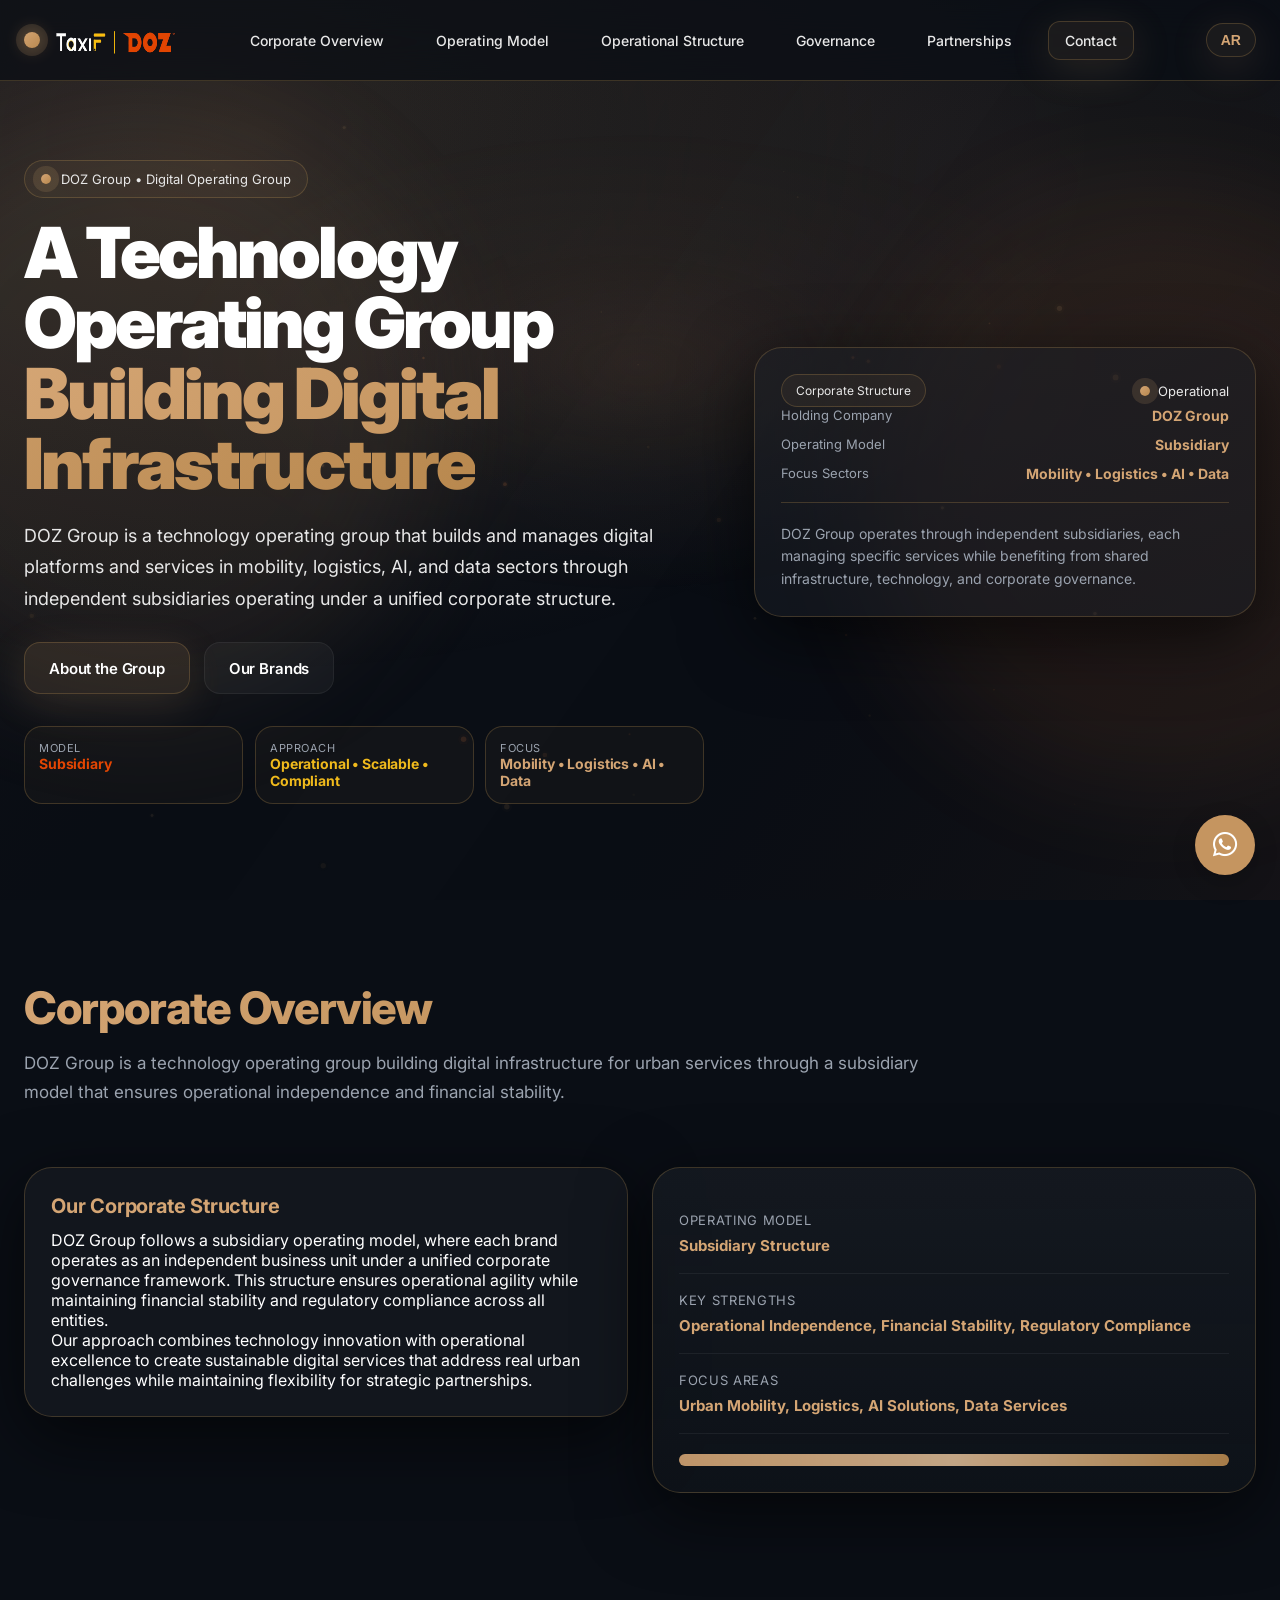
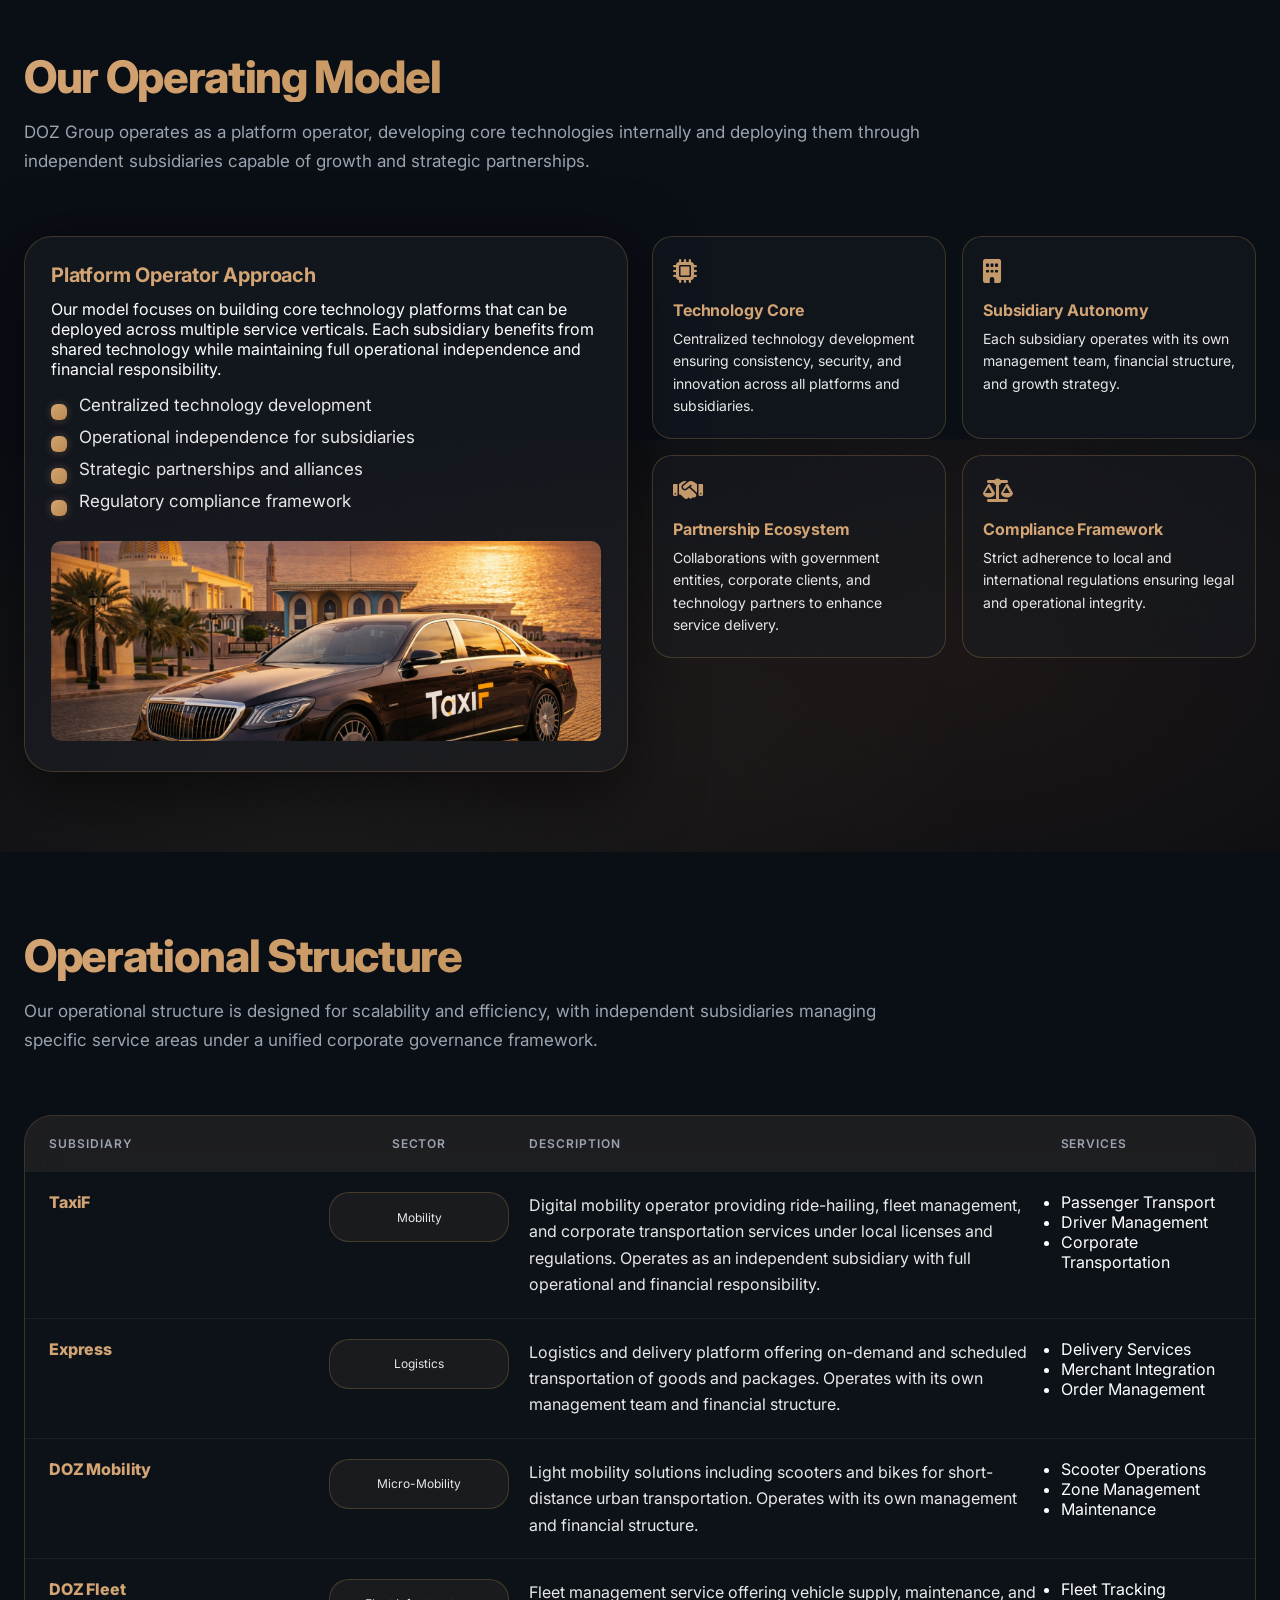
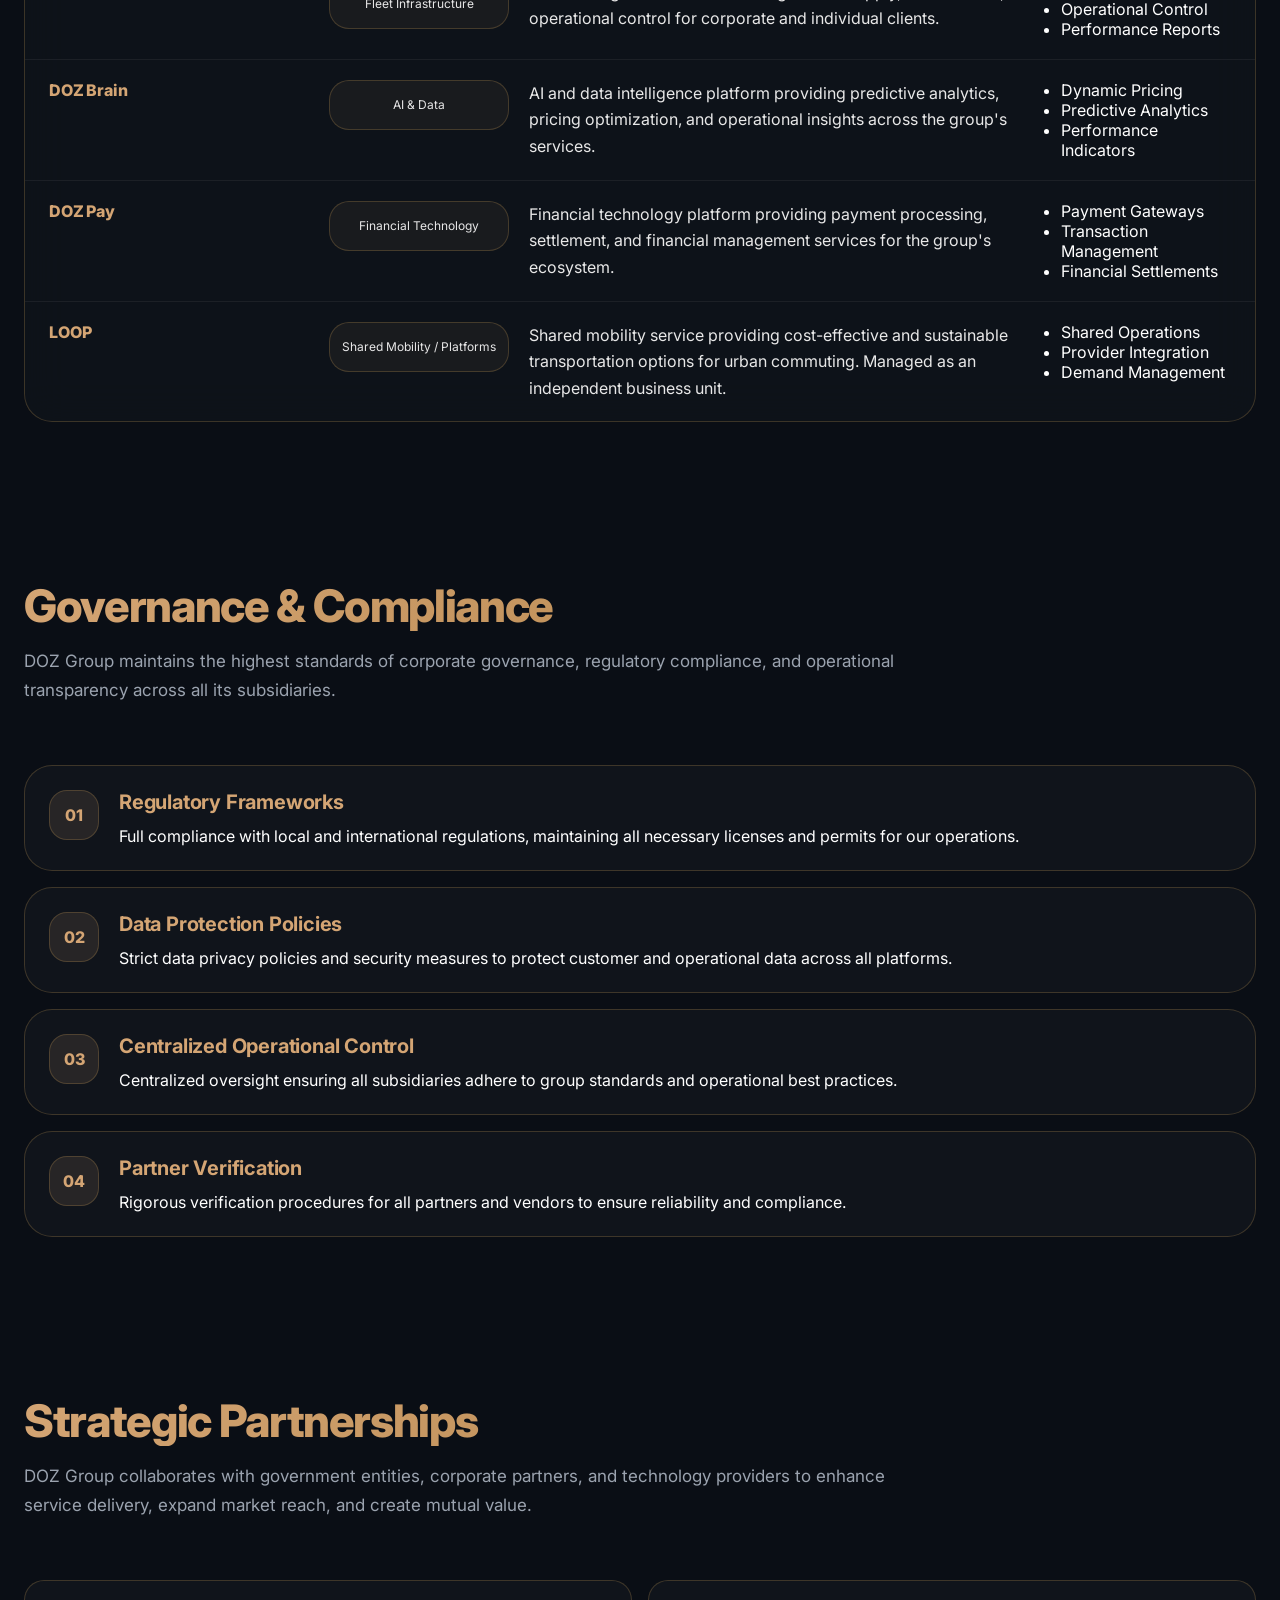
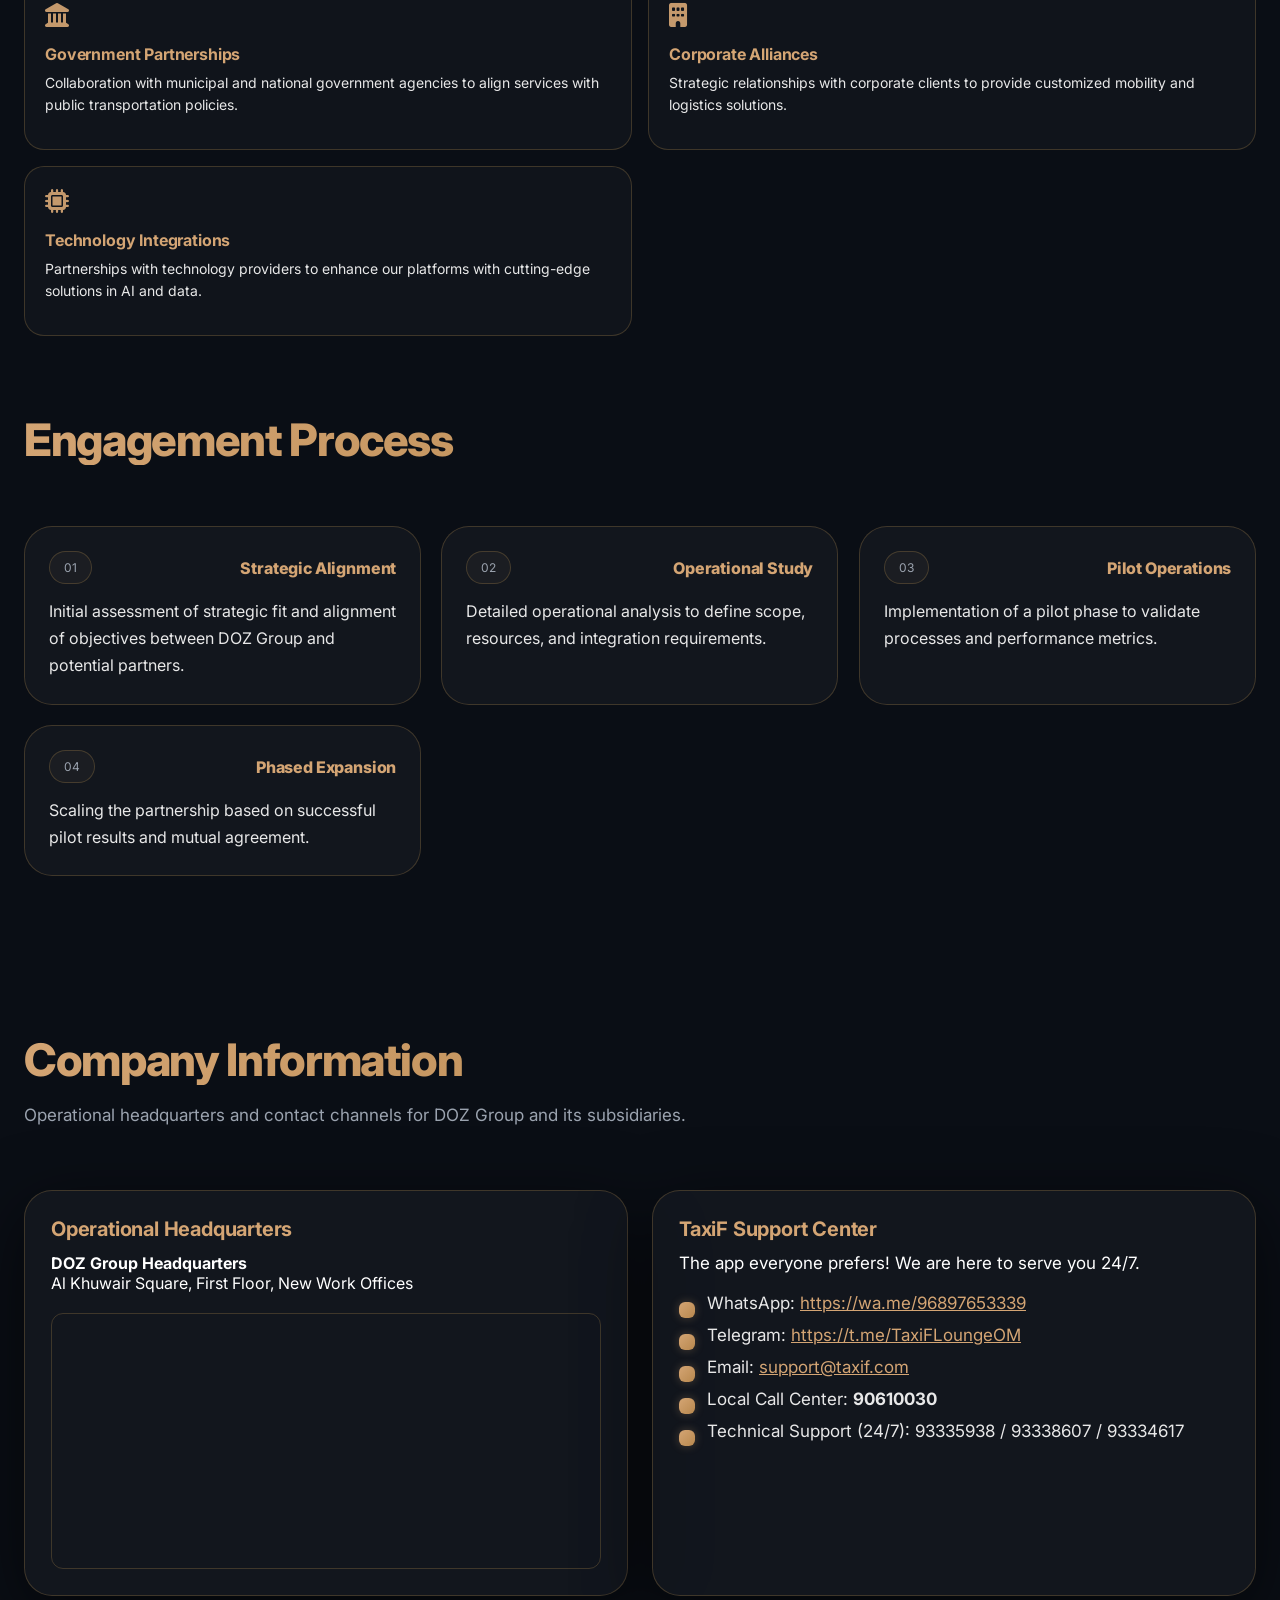
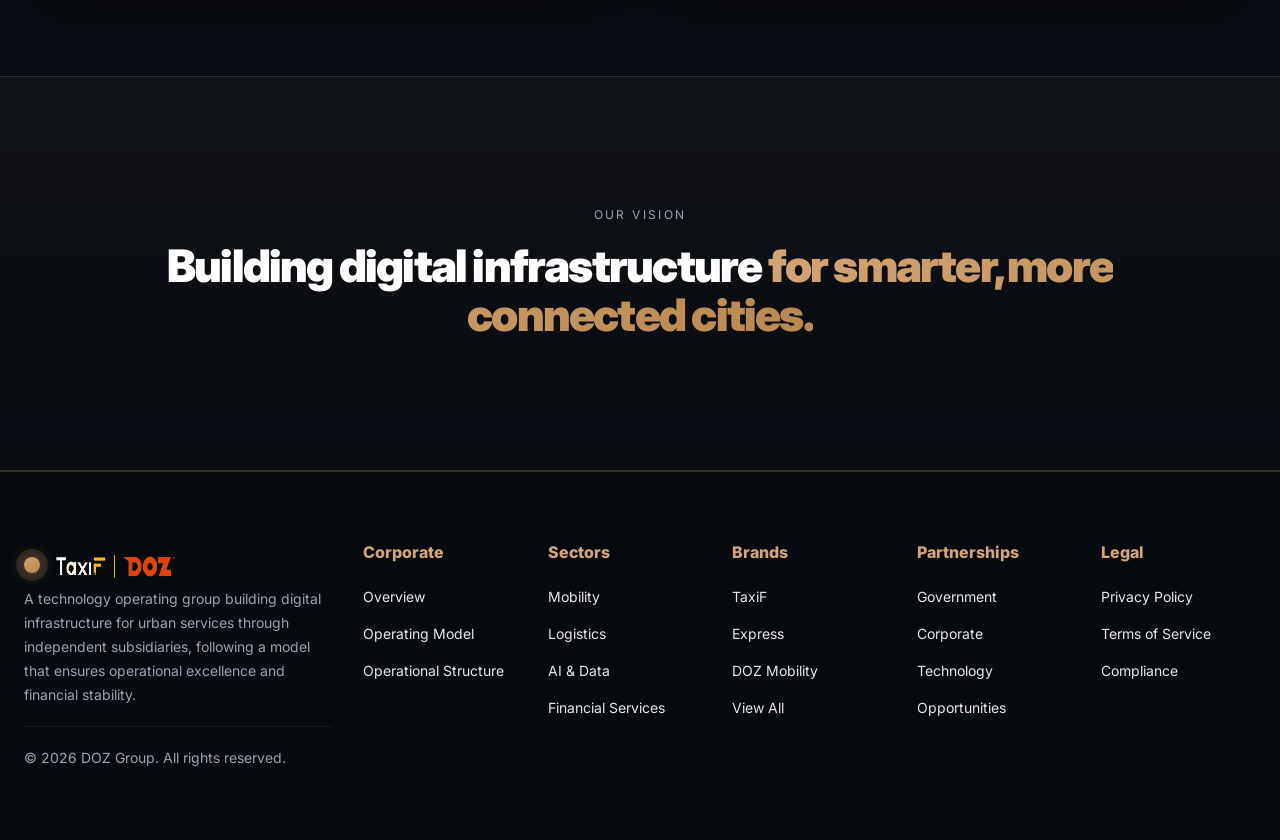
<file: index.html>
<!doctype html>
<html lang="ar" dir="rtl">

<head>
  <meta charset="utf-8" />
  <meta name="viewport" content="width=device-width, initial-scale=1" />
  <meta name="theme-color" content="#0B0F14" />
  <title data-en="DOZ Group — Digital Operating Group" data-ar="مجموعة DOZ — مجموعة تشغيل رقمية">مجموعة DOZ — مجموعة
    تشغيل رقمية</title>
  <meta name="description"
    data-en="DOZ Group is a technology operating group that builds and manages digital platforms and services in mobility, logistics, and data sectors."
    data-ar="مجموعة DOZ هي مجموعة تقنية تشغيلية تبني وتدير منصات وخدمات رقمية في قطاعات التنقل والخدمات والبيانات." />

  <!-- Premium typography -->
  <link rel="preconnect" href="https://fonts.googleapis.com">
  <link rel="preconnect" href="https://fonts.gstatic.com" crossorigin>
  <link href="https://fonts.googleapis.com/css2?family=Inter:wght@300;400;500;600;700;800;900&display=swap"
    rel="stylesheet">
  <link href="https://fonts.googleapis.com/css2?family=Noto+Sans+Arabic:wght@300;400;500;600;700;800;900&display=swap"
    rel="stylesheet">

  <link rel="stylesheet" href="style.css" />

  <!-- Primary Meta Tags -->
  <meta name="title" data-en="DOZ Group | Technology Operating Group" data-ar="مجموعة DOZ | مجموعة تقنية تشغيلية">
  <meta name="description"
    data-en="DOZ Group operates as a holding company with independent subsidiaries in mobility, logistics, AI, and data services, following a subsidiary operating model."
    data-ar="تعمل مجموعة DOZ كشركة قابضة مع شركات تابعة مستقلة في قطاعات التنقل واللوجستيات والذكاء الاصطناعي وخدمات البيانات، وفق نموذج الشركات التابعة.">
  <meta name="keywords"
    content="DOZ Group, technology operating group, mobility services, logistics platforms, AI data solutions, corporate group, subsidiary model, urban services, digital infrastructure, مجموعة DOZ, مجموعة تقنية تشغيلية, خدمات تنقل, منصات لوجستية, حلول ذكاء اصطناعي, مجموعة شركات, نموذج الشركات التابعة, خدمات حضرية, بنية رقمية">
  <meta name="author" content="DOZ Group">
  <meta name="robots" content="index, follow">
  <meta name="language" content="Arabic">
  <meta name="revisit-after" content="7 days">
  <link rel="icon" type="image/x-icon" href="images/favicon.png">

  <!-- Viewport -->
  <meta name="viewport" content="width=device-width, initial-scale=1.0">
  <!-- Font Awesome CDN -->
  <link rel="stylesheet" href="https://cdnjs.cloudflare.com/ajax/libs/font-awesome/6.5.1/css/all.min.css">

  <!-- Open Graph / Facebook -->
  <meta property="og:type" content="website">
  <meta property="og:url" content="https://yourdomain.com/">
  <meta property="og:title" data-en="DOZ Group • Digital Operating Group" data-ar="مجموعة DOZ • مجموعة تشغيل رقمية">
  <meta property="og:description"
    data-en="A corporate group operating digital platforms and services across mobility, logistics, and data sectors with a subsidiary operating model."
    data-ar="مجموعة شركات تدير منصات وخدمات رقمية في قطاعات التنقل واللوجستيات والبيانات وفق نموذج الشركات التابعة.">
  <meta property="og:image" content="https://yourdomain.com/assets/images/og-cover.jpg">

  <!-- Theme Color -->
  <meta name="theme-color" content="#0F172A">

  <!-- Canonical -->
  <link rel="canonical" href="https://yourdomain.com/">
</head>

<body>
  <a href="https://wa.me/201234567890" 
   class="whatsapp-float" 
   target="_blank" 
   aria-label="WhatsApp">
  <i class="fab fa-whatsapp"></i>
</a>

  <!-- Ambient gradient / particles canvas -->
  <canvas id="bg" aria-hidden="true"></canvas>

  <header class="topbar">
    <div class="container topbar__inner">
      <a class="brand" href="index.html" aria-label="DOZ Group Home"
        style="display: flex; justify-content: center; align-items: center;">
        <span class="brand__mark"></span>
        <img src="images/logo.png" alt="DOZ Group Logo" style="width: 130px; height: 45px;">
      </a>

      <nav class="nav" aria-label="Primary">
        <a href="#overview" data-en="Corporate Overview" data-ar="نظرة عامة">نظرة عامة</a>
        <a href="#role" data-en="Operating Model" data-ar="نموذج التشغيل">نموذج التشغيل</a>
        <a href="#structure" data-en="Operational Structure" data-ar="الهيكل التشغيلي">الهيكل التشغيلي</a>
        <a href="#governance" data-en="Governance" data-ar="الحوكمة">الحوكمة</a>
        <a href="#partnerships" data-en="Partnerships" data-ar="الشراكات">الشراكات</a>
        <a href="#contact" class="nav__cta" data-en="Contact" data-ar="تواصل معنا">تواصل معنا</a>
      </nav>

      <!-- Language Switcher -->
      <div class="lang-switcher">
        <button id="lang-toggle" class="lang-toggle-btn" aria-label="Toggle language">
          <span class="lang-text">EN</span>
        </button>
      </div>

      <button class="nav__toggle" aria-label="Open menu" aria-expanded="false">
        <span></span><span></span><span></span>
      </button>
    </div>
  </header>

  <main id="top">
    <!-- 1) HERO -->
    <section class="hero section section--full">
      <div class="hero__parallax" data-parallax data-speed="0.25" aria-hidden="true">
        <div class="hero__grid"></div>
        <div class="hero__glow hero__glow--a"></div>
        <div class="hero__glow hero__glow--b"></div>
      </div>

      <div class="container hero__inner">
        <div class="hero__copy reveal">
          <div class="pill">
            <span class="dot"></span>
            <span data-en="DOZ Group • Digital Operating Group" data-ar="مجموعة DOZ • مجموعة تشغيل رقمية">مجموعة DOZ •
              مجموعة تشغيل رقمية</span>
          </div>

          <h1 class="h1">
            <span data-en="A Technology Operating Group" data-ar="مجموعة تقنية تشغيلية">مجموعة تقنية تشغيلية</span>
            <span class="accent" data-en="Building Digital Infrastructure" data-ar="تبني البنية الرقمية">تبني البنية
              الرقمية</span>
          </h1>

          <p class="lead"
            data-en="DOZ Group is a technology operating group that builds and manages digital platforms and services in mobility, logistics, AI, and data sectors through independent subsidiaries operating under a unified corporate structure."
            data-ar="مجموعة DOZ هي مجموعة تقنية تشغيلية تبني وتدير منصات وخدمات رقمية في قطاعات التنقل واللوجستيات والذكاء الاصطناعي والبيانات من خلال شركات تابعة مستقلة تعمل تحت هيكل مؤسسي موحد.">
          </p>

          <div class="hero__actions">
            <a class="btn btn--primary" href="#overview">
              <span data-en="About the Group" data-ar="عن المجموعة">عن المجموعة</span>
              <span class="btn__shine" aria-hidden="true"></span>
            </a>
            <a class="btn btn--ghost" href="#structure">
              <span data-en="Our Brands" data-ar="شركاتنا">شركاتنا</span>
            </a>
          </div>

          <div class="hero__signals">
            <div class="signal">
              <div class="signal__k" data-en="Model" data-ar="النموذج">النموذج</div>
              <div class="signal__v" style="color: #E34603;" data-en="Subsidiary" data-ar="شركات تابعة">شركات تابعة
              </div>
            </div>
            <div class="signal">
              <div class="signal__k" data-en="Approach" data-ar="المنهج">المنهج</div>
              <div class="signal__v" style="color: #F0BA1C;" data-en="Operational • Scalable • Compliant"
                data-ar="تشغيلي • قابل للتوسع • متوافق">تشغيلي • قابل للتوسع • متوافق</div>
            </div>
            <div class="signal">
              <div class="signal__k" data-en="Focus" data-ar="التركيز">التركيز</div>
              <div class="signal__v" data-en="Mobility • Logistics • AI • Data"
                data-ar="التنقل • اللوجستيات • الذكاء الاصطناعي • البيانات">التنقل • اللوجستيات • الذكاء الاصطناعي •
                البيانات</div>
            </div>
          </div>
        </div>

        <div class="hero__panel reveal" data-delay="120">
          <div class="glass card card--hero">
            <div class="card__top">
              <div class="chip" data-en="Corporate Structure" data-ar="الهيكل المؤسسي">الهيكل المؤسسي</div>
              <div class="status">
                <span class="status__dot"></span>
                <span data-en="Operational" data-ar="تشغيلي">تشغيلي</span>
              </div>
            </div>

            <div class="stack">
              <div class="stack__row">
                <div class="stack__label" data-en="Holding Company" data-ar="الشركة القابضة">الشركة القابضة</div>
                <div class="stack__value" data-en="DOZ Group" data-ar="مجموعة DOZ">مجموعة DOZ</div>
              </div>
              <div class="stack__row">
                <div class="stack__label" data-en="Operating Model" data-ar="نموذج التشغيل">نموذج التشغيل</div>
                <div class="stack__value" data-en="Subsidiary" data-ar="شركات تابعة">شركات تابعة</div>
              </div>
              <div class="stack__row">
                <div class="stack__label" data-en="Focus Sectors" data-ar="قطاعات التركيز">قطاعات التركيز</div>
                <div class="stack__value" data-en="Mobility • Logistics • AI • Data"
                  data-ar="التنقل • اللوجستيات • الذكاء الاصطناعي • البيانات">التنقل • اللوجستيات • الذكاء الاصطناعي •
                  البيانات</div>
              </div>
            </div>

            <div class="divider"></div>

            <p class="small muted"
              data-en="DOZ Group operates through independent subsidiaries, each managing specific services while benefiting from shared infrastructure, technology, and corporate governance."
              data-ar="تعمل مجموعة DOZ من خلال شركات تابعة مستقلة، كل منها تدير خدمات محددة مع الاستفادة من البنية التحتية والتكنولوجيا والحوكمة المشتركة.">
            </p>
          </div>
        </div>
      </div>
    </section>

    <!-- 2) OVERVIEW -->
    <section id="overview" class="section">
      <div class="container">
        <div class="section__head reveal">
          <h2 class="h2" data-en="Corporate Overview" data-ar="نظرة عامة عن المجموعة">نظرة عامة عن المجموعة</h2>
          <p class="subhead"
            data-en="DOZ Group is a technology operating group building digital infrastructure for urban services through a subsidiary model that ensures operational independence and financial stability."
            data-ar="مجموعة DOZ هي مجموعة تقنية تشغيلية تبني بنية رقمية للخدمات الحضرية من خلال نموذج الشركات التابعة الذي يضمن الاستقلال التشغيلي والاستقرار المالي.">
          </p>
        </div>

        <div class="overview grid-2">
          <div class="reveal">
            <div class="glass card">
              <h3 class="h3" data-en="Our Corporate Structure" data-ar="هيكلنا المؤسسي">هيكلنا المؤسسي</h3>
              <p class="body"
                data-en="DOZ Group follows a subsidiary operating model, where each brand operates as an independent business unit under a unified corporate governance framework. This structure ensures operational agility while maintaining financial stability and regulatory compliance across all entities."
                data-ar="تتبع مجموعة DOZ نموذج الشركات التابعة، حيث تعمل كل علامة تجارية كوحدة أعمال مستقلة تحت إطار حوكمة موحد. هذا الهيكل يضمن المرونة التشغيلية مع الحفاظ على الاستقرار المالي والامتثال التنظيمي لجميع الكيانات.">
              </p>
              <p class="body"
                data-en="Our approach combines technology innovation with operational excellence to create sustainable digital services that address real urban challenges while maintaining flexibility for strategic partnerships."
                data-ar="يجمع نهجنا بين الابتكار التكنولوجي والتميز التشغيلي لإنشاء خدمات رقمية مستدامة تعالج التحديات الحضرية الحقيقية مع الحفاظ على المرونة للشراكات الاستراتيجية.">
              </p>
            </div>
          </div>

          <div class="reveal" data-delay="120">
            <div class="card card--dark">
              <div class="metric">
                <div class="metric__k" data-en="Operating Model" data-ar="نموذج التشغيل">نموذج التشغيل</div>
                <div class="metric__v" data-en="Subsidiary Structure" data-ar="هيكل الشركات التابعة">هيكل الشركات
                  التابعة</div>
              </div>
              <div class="metric">
                <div class="metric__k" data-en="Key Strengths" data-ar="النقاط القوية">النقاط القوية</div>
                <div class="metric__v" data-en="Operational Independence, Financial Stability, Regulatory Compliance"
                  data-ar="الاستقلال التشغيلي، الاستقرار المالي، الامتثال التنظيمي">الاستقلال التشغيلي، الاستقرار
                  المالي، الامتثال التنظيمي</div>
              </div>
              <div class="metric">
                <div class="metric__k" data-en="Focus Areas" data-ar="مناطق التركيز">مناطق التركيز</div>
                <div class="metric__v" data-en="Urban Mobility, Logistics, AI Solutions, Data Services"
                  data-ar="التنقل الحضري، اللوجستيات، حلول الذكاء الاصطناعي، خدمات البيانات">التنقل الحضري، اللوجستيات،
                  حلول الذكاء الاصطناعي، خدمات البيانات</div>
              </div>

              <div class="gradient-bar" aria-hidden="true"></div>
            </div>
          </div>
        </div>
      </div>
    </section>

    <!-- 3) OPERATING MODEL -->
    <section id="role" class="section section--parallax">
      <div class="section__parallax" data-parallax data-speed="0.18" aria-hidden="true">
        <div class="noise"></div>
        <div class="overlay-grad"></div>
      </div>

      <div class="container">
        <div class="section__head reveal">
          <h2 class="h2" data-en="Our Operating Model" data-ar="نموذج تشغيلنا">نموذج تشغيلنا</h2>
          <p class="subhead"
            data-en="DOZ Group operates as a platform operator, developing core technologies internally and deploying them through independent subsidiaries capable of growth and strategic partnerships."
            data-ar="تعمل مجموعة DOZ كمشغل لمنصات، حيث يتم تطوير التقنيات الأساسية داخلياً وتشغيلها من خلال شركات تابعة مستقلة قادرة على النمو والشراكات الاستراتيجية.">
          </p>
        </div>

        <div class="role grid-2">
          <div class="reveal">
            <div class="glass card">
              <h3 class="h3" data-en="Platform Operator Approach" data-ar="نهج مشغل المنصات">نهج مشغل المنصات</h3>
              <p class="body"
                data-en="Our model focuses on building core technology platforms that can be deployed across multiple service verticals. Each subsidiary benefits from shared technology while maintaining full operational independence and financial responsibility."
                data-ar="يركز نموذجنا على بناء منصات تكنولوجية أساسية يمكن نشرها عبر عدة قطاعات خدمية. تستفيد كل شركة تابعة من التكنولوجيا المشتركة مع الحفاظ على الاستقلال التشغيلي الكامل والمسؤولية المالية.">
              </p>
              <ul class="checklist">
                <li><span data-en="Centralized technology development" data-ar="تطوير تكنولوجي مركزي">تطوير تكنولوجي
                    مركزي</span></li>
                <li><span data-en="Operational independence for subsidiaries"
                    data-ar="الاستقلال التشغيلي للشركات التابعة">الاستقلال التشغيلي للشركات التابعة</span></li>
                <li><span data-en="Strategic partnerships and alliances"
                    data-ar="الشراكات والاستراتيجيات التحالفية">الشراكات والاستراتيجيات التحالفية</span></li>
                <li><span data-en="Regulatory compliance framework" data-ar="إطار الامتثال التنظيمي">إطار الامتثال
                    التنظيمي</span></li>
              </ul>
              <img src="images/overview-img.png" alt="Operating Model Diagram"
                style="width: 100%; height: 200px; margin-top: 30px; object-fit: cover; border-radius: 10px;">
            </div>
          </div>

          <div class="reveal" data-delay="120">
            <div class="feature-grid">
              <article class="feature glass" tabindex="0">
                <div class="feature__icon" aria-hidden="true">
                  <i class="fa-solid fa-microchip"></i>
                </div>
                <h4 class="feature__title" data-en="Technology Core" data-ar="النواة التكنولوجية">النواة التكنولوجية
                </h4>
                <p class="feature__desc"
                  data-en="Centralized technology development ensuring consistency, security, and innovation across all platforms and subsidiaries."
                  data-ar="تطوير تكنولوجي مركزي يضمن الاتساق والأمان والابتكار عبر جميع المنصات والشركات التابعة.">
                </p>
              </article>

              <article class="feature glass" tabindex="0">
                <div class="feature__icon" aria-hidden="true">
                  <i class="fa-solid fa-building"></i>
                </div>
                <h4 class="feature__title" data-en="Subsidiary Autonomy" data-ar="استقلال الشركات التابعة">استقلال
                  الشركات التابعة</h4>
                <p class="feature__desc"
                  data-en="Each subsidiary operates with its own management team, financial structure, and growth strategy."
                  data-ar="تعمل كل شركة تابعة بفريق إداري خاص، هيكل مالي، واستراتيجية نمو خاصة.">
                </p>
              </article>

              <article class="feature glass" tabindex="0">
                <div class="feature__icon" aria-hidden="true">
                  <i class="fa-solid fa-handshake"></i>
                </div>
                <h4 class="feature__title" data-en="Partnership Ecosystem" data-ar="نظام الشراكات">نظام الشراكات</h4>
                <p class="feature__desc"
                  data-en="Collaborations with government entities, corporate clients, and technology partners to enhance service delivery."
                  data-ar="تعاون مع كيانات حكومية وعملاء من الشركات وشركاء تكنولوجيا لتعزيز تقديم الخدمات.">
                </p>
              </article>

              <article class="feature glass" tabindex="0">
                <div class="feature__icon" aria-hidden="true">
                  <i class="fa-solid fa-scale-balanced"></i>
                </div>
                <h4 class="feature__title" data-en="Compliance Framework" data-ar="إطار الامتثال">إطار الامتثال</h4>
                <p class="feature__desc"
                  data-en="Strict adherence to local and international regulations ensuring legal and operational integrity."
                  data-ar="الالتزام الصارم باللوائح المحلية والدولية لضمان السلامة القانونية والتشغيلية.">
                </p>
              </article>
            </div>
          </div>
        </div>
      </div>
    </section>

    <!-- 4) OPERATIONAL STRUCTURE (Updated Content & Order) -->
    <section id="structure" class="section">
      <div class="container">
        <div class="section__head reveal">
          <h2 class="h2" data-en="Operational Structure" data-ar="الهيكل التشغيلي">الهيكل التشغيلي</h2>
          <p class="subhead"
            data-en="Our operational structure is designed for scalability and efficiency, with independent subsidiaries managing specific service areas under a unified corporate governance framework."
            data-ar="تم تصميم هيكلنا التشغيلي للقابلية للتوسع والكفاءة، حيث تدير الشركات التابعة المستقلة مناطق خدمات محددة تحت إطار حوكمة موحد.">
          </p>
        </div>

        <div class="table reveal">
          <div class="table__row table__head">
            <div data-en="Subsidiary" data-ar="الشركة التابعة">الشركة التابعة</div>
            <div data-en="Sector" data-ar="القطاع" style="text-align: center;">القطاع</div>
            <div data-en="Description" data-ar="الوصف">الوصف</div>
            <div data-en="Services" data-ar="الخدمات">الخدمات</div>
          </div>

          <!-- 1. TaxiF -->
          <div class="table__row">
            <div class="table__title" data-en="TaxiF" data-ar="تاكسي إف">تاكسي إف</div>
            <div class="table__tag">Mobility</div>
            <div class="table__desc"
              data-en="Digital mobility operator providing ride-hailing, fleet management, and corporate transportation services under local licenses and regulations. Operates as an independent subsidiary with full operational and financial responsibility."
              data-ar="شركة تشغيل تنقل رقمي مسؤولة عن نقل الركاب وإدارة الأساطيل وحلول النقل للأفراد والجهات ضمن الأطر التنظيمية المعتمدة.">
            </div>
            <ul>
              <li data-en="Passenger Transport" data-ar="نقل الركاب">نقل الركاب</li>
              <li data-en="Driver Management" data-ar="إدارة السائقين">إدارة السائقين</li>
              <li data-en="Corporate Transportation" data-ar="النقل المؤسسي">النقل المؤسسي</li>
            </ul>
          </div>

          <!-- 2. Express -->
          <div class="table__row">
            <div class="table__title" data-en="Express" data-ar="إكسبرس">إكسبرس</div>
            <div class="table__tag">Logistics</div>
            <div class="table__desc"
              data-en="Logistics and delivery platform offering on-demand and scheduled transportation of goods and packages. Operates with its own management team and financial structure."
              data-ar="وحدة تشغيل لوجستية تقدم خدمات التوصيل وتمكّن التجار من استقبال الطلبات وإدارتها وربطها مع شبكة التوصيل.">
            </div>
            <ul>
              <li data-en="Delivery Services" data-ar="التوصيل">التوصيل</li>
              <li data-en="Merchant Integration" data-ar="ربط التجار">ربط التجار</li>
              <li data-en="Order Management" data-ar="إدارة الطلبات">إدارة الطلبات</li>
            </ul>
          </div>

          <!-- 3. DOZ Mobility -->
          <div class="table__row">
            <div class="table__title" data-en="DOZ Mobility" data-ar="دوز للتنقل">دوز للتنقل</div>
            <div class="table__tag">Micro-Mobility</div>
            <div class="table__desc"
              data-en="Light mobility solutions including scooters and bikes for short-distance urban transportation. Operates with its own management and financial structure."
              data-ar="تشغيل التنقل الخفيف داخل المناطق الحضرية وإدارة نقاط الانتشار والصيانة.">
            </div>
            <ul>
              <li data-en="Scooter Operations" data-ar="تشغيل السكوترات">تشغيل السكوترات</li>
              <li data-en="Zone Management" data-ar="إدارة المناطق">إدارة المناطق</li>
              <li data-en="Maintenance" data-ar="الصيانة">الصيانة</li>
            </ul>
          </div>

          <!-- 4. DOZ Fleet -->
          <div class="table__row">
            <div class="table__title" data-en="DOZ Fleet" data-ar="أسطول دوز">أسطول دوز</div>
            <div class="table__tag">Fleet Infrastructure</div>
            <div class="table__desc"
              data-en="Fleet management service offering vehicle supply, maintenance, and operational control for corporate and individual clients."
              data-ar="أنظمة أدارة وتشغيل الأساطيل والتتبع والرقابة التشغيلية.">
            </div>
            <ul>
              <li data-en="Fleet Tracking" data-ar="تتبع الأساطيل">تتبع الأساطيل</li>
              <li data-en="Operational Control" data-ar="الرقابة التشغيلية">الرقابة التشغيلية</li>
              <li data-en="Performance Reports" data-ar="تقارير الأداء">تقارير الأداء</li>
            </ul>
          </div>

          <!-- 5. DOZ Brain -->
          <div class="table__row">
            <div class="table__title" data-en="DOZ Brain" data-ar="دوز برين">دوز برين</div>
            <div class="table__tag">AI & Data</div>
            <div class="table__desc"
              data-en="AI and data intelligence platform providing predictive analytics, pricing optimization, and operational insights across the group's services."
              data-ar="أنظمة تحليل وتسعير وذكاء تشغيلي لدعم اتخاذ القرار وتحسين الأداء.">
            </div>
            <ul>
              <li data-en="Dynamic Pricing" data-ar="التسعير الديناميكي">التسعير الديناميكي</li>
              <li data-en="Predictive Analytics" data-ar="التحليلات التنبؤية">التحليلات التنبؤية</li>
              <li data-en="Performance Indicators" data-ar="مؤشرات الأداء">مؤشرات الأداء</li>
            </ul>
          </div>

          <!-- 6. DOZ Pay -->
          <div class="table__row">
            <div class="table__title" data-en="DOZ Pay" data-ar="دوز باي">دوز باي</div>
            <div class="table__tag">Financial Technology</div>
            <div class="table__desc"
              data-en="Financial technology platform providing payment processing, settlement, and financial management services for the group's ecosystem."
              data-ar="بنية مالية رقمية لتمكين المدفوعات والمعاملات داخل المنظومة.">
            </div>
            <ul>
              <li data-en="Payment Gateways" data-ar="بوابات الدفع">بوابات الدفع</li>
              <li data-en="Transaction Management" data-ar="إدارة المعاملات">إدارة المعاملات</li>
              <li data-en="Financial Settlements" data-ar="التسويات المالية">التسويات المالية</li>
            </ul>
          </div>

          <!-- 7. Loop -->
          <div class="table__row">
            <div class="table__title" data-en="LOOP" data-ar="لوب">لوب</div>
            <div class="table__tag">Shared Mobility / Platforms</div>
            <div class="table__desc"
              data-en="Shared mobility service providing cost-effective and sustainable transportation options for urban commuting. Managed as an independent business unit."
              data-ar="وحدة منصات تهدف إلى تشغيل حلول النقل التشاركي والتكامل مع مزودي الخدمة.">
            </div>
            <ul>
              <li data-en="Shared Operations" data-ar="تشغيل تشاركي">تشغيل تشاركي</li>
              <li data-en="Provider Integration" data-ar="تكامل مزودين">تكامل مزودين</li>
              <li data-en="Demand Management" data-ar="إدارة الطلب">إدارة الطلب</li>
            </ul>
          </div>
        </div>
      </div>
    </section>

    <!-- 5) GOVERNANCE & COMPLIANCE (New Section) -->
    <section id="governance" class="section section--parallax">
      <div class="section__parallax" data-parallax data-speed="0.22" aria-hidden="true">
        <div class="overlay-grad overlay-grad--alt"></div>
      </div>

      <div class="container">
        <div class="section__head reveal">
          <h2 class="h2" data-en="Governance & Compliance" data-ar="الحوكمة والامتثال">الحوكمة والامتثال</h2>
          <p class="subhead"
            data-en="DOZ Group maintains the highest standards of corporate governance, regulatory compliance, and operational transparency across all its subsidiaries."
            data-ar="تحافظ مجموعة DOZ على أعلى معايير الحوكمة المؤسسية والامتثال التنظيمي والشفافية التشغيلية عبر جميع شركاتها التابعة.">
          </p>
        </div>

        <div class="bullets reveal">
          <div class="bullet">
            <div class="bullet__icon">01</div>
            <div class="bullet__body">
              <h3 class="h3" data-en="Regulatory Frameworks" data-ar="الأطر التنظيمية">الأطر التنظيمية</h3>
              <p class="body"
                data-en="Full compliance with local and international regulations, maintaining all necessary licenses and permits for our operations."
                data-ar="الالتزام الكامل باللوائح المحلية والدولية، والحفاظ على جميع التراخيص والتصاريح اللازمة لعملياتنا.">
              </p>
            </div>
          </div>

          <div class="bullet" data-delay="60">
            <div class="bullet__icon">02</div>
            <div class="bullet__body">
              <h3 class="h3" data-en="Data Protection Policies" data-ar="سياسات حماية البيانات">سياسات حماية البيانات
              </h3>
              <p class="body"
                data-en="Strict data privacy policies and security measures to protect customer and operational data across all platforms."
                data-ar="سياسات خصوصية بيانات صارمة وإجراءات أمنية لحماية بيانات العملاء والتشغيلية عبر جميع المنصات.">
              </p>
            </div>
          </div>

          <div class="bullet" data-delay="120">
            <div class="bullet__icon">03</div>
            <div class="bullet__body">
              <h3 class="h3" data-en="Centralized Operational Control" data-ar="رقابة تشغيل مركزية">رقابة تشغيل مركزية
              </h3>
              <p class="body"
                data-en="Centralized oversight ensuring all subsidiaries adhere to group standards and operational best practices."
                data-ar="إشراف مركزي يضمن التزام جميع الشركات التابعة بمعايير المجموعة وأفضل الممارسات التشغيلية.">
              </p>
            </div>
          </div>

          <div class="bullet" data-delay="180">
            <div class="bullet__icon">04</div>
            <div class="bullet__body">
              <h3 class="h3" data-en="Partner Verification" data-ar="إجراءات التحقق من الشركاء">إجراءات التحقق من
                الشركاء</h3>
              <p class="body"
                data-en="Rigorous verification procedures for all partners and vendors to ensure reliability and compliance."
                data-ar="إجراءات تحقق صارمة لجميع الشركاء والموردين لضمان المصداقية والامتثال.">
              </p>
            </div>
          </div>
        </div>
      </div>
    </section>

    <!-- 6) PARTNERSHIPS (Updated with Engagement Process) -->
    <section id="partnerships" class="section">
      <div class="container">
        <div class="section__head reveal">
          <h2 class="h2" data-en="Strategic Partnerships" data-ar="الشراكات الاستراتيجية">الشراكات الاستراتيجية</h2>
          <p class="subhead"
            data-en="DOZ Group collaborates with government entities, corporate partners, and technology providers to enhance service delivery, expand market reach, and create mutual value."
            data-ar="تعمل مجموعة DOZ مع كيانات حكومية وشركاء من القطاع الخاص ومزودي التكنولوجيا لتعزيز تقديم الخدمات وتوسيع وصول السوق وخلق قيمة مشتركة.">
          </p>
        </div>

        <div class="feature-grid reveal">
          <!-- Government -->
          <article class="feature glass" tabindex="0">
            <div class="feature__icon" aria-hidden="true">
              <i class="fa-solid fa-landmark"></i>
            </div>
            <h4 class="feature__title" data-en="Government Partnerships" data-ar="شراكات حكومية">شراكات حكومية</h4>
            <p class="feature__desc"
              data-en="Collaboration with municipal and national government agencies to align services with public transportation policies."
              data-ar="تعاون مع الوكالات الحكومية لمواءمة الخدمات مع سياسات النقل العام وأهداف التنمية الحضرية.">
            </p>
          </article>

          <!-- Corporate -->
          <article class="feature glass" tabindex="0">
            <div class="feature__icon" aria-hidden="true">
              <i class="fa-solid fa-building"></i>
            </div>
            <h4 class="feature__title" data-en="Corporate Alliances" data-ar="تحالفات الشركات">تحالفات الشركات</h4>
            <p class="feature__desc"
              data-en="Strategic relationships with corporate clients to provide customized mobility and logistics solutions."
              data-ar="علاقات استراتيجية مع عملاء الشركات لتقديم حلول تنقل ولوجستيات مخصصة تعزز الكفاءة التشغيلية.">
            </p>
          </article>

          <!-- Technology -->
          <article class="feature glass" tabindex="0">
            <div class="feature__icon" aria-hidden="true">
              <i class="fa-solid fa-microchip"></i>
            </div>
            <h4 class="feature__title" data-en="Technology Integrations" data-ar="تكاملات تكنولوجية">تكاملات تكنولوجية
            </h4>
            <p class="feature__desc"
              data-en="Partnerships with technology providers to enhance our platforms with cutting-edge solutions in AI and data."
              data-ar="شراكات مع مزودي التكنولوجيا لتعزيز منصاتنا بحلول متطورة في الذكاء الاصطناعي والبيانات.">
            </p>
          </article>
        </div>

        <!-- Engagement Process -->
        <div class="section__head reveal" style="margin-top: 80px;">
          <h2 class="h2" data-en="Engagement Process" data-ar="آلية التعاون">آلية التعاون</h2>
        </div>

        <div class="timeline reveal">
          <div class="stage">
            <div class="stage__top">
              <div class="stage__tag">01</div>
              <div class="stage__title" data-en="Strategic Alignment" data-ar="المواءمة الاستراتيجية">المواءمة
                الاستراتيجية</div>
            </div>
            <p class="stage__desc"
              data-en="Initial assessment of strategic fit and alignment of objectives between DOZ Group and potential partners."
              data-ar="تقييم أولي للملاءمة الاستراتيجية ومحاذاة الأهداف بين مجموعة DOZ والشركاء المحتملين.">
            </p>
          </div>

          <div class="stage">
            <div class="stage__top">
              <div class="stage__tag">02</div>
              <div class="stage__title" data-en="Operational Study" data-ar="دراسة التشغيل">دراسة التشغيل</div>
            </div>
            <p class="stage__desc"
              data-en="Detailed operational analysis to define scope, resources, and integration requirements."
              data-ar="تحليل تشغيلي مفصل لتحديد النطاق والموارد ومتطلبات التكامل.">
            </p>
          </div>

          <div class="stage">
            <div class="stage__top">
              <div class="stage__tag">03</div>
              <div class="stage__title" data-en="Pilot Operations" data-ar="التشغيل التجريبي">التشغيل التجريبي</div>
            </div>
            <p class="stage__desc"
              data-en="Implementation of a pilot phase to validate processes and performance metrics."
              data-ar="تنفيذ مرحلة تجريبية للتحقق من العمليات ومقاييس الأداء.">
            </p>
          </div>

          <div class="stage">
            <div class="stage__top">
              <div class="stage__tag">04</div>
              <div class="stage__title" data-en="Phased Expansion" data-ar="التوسع المرحلي">التوسع المرحلي</div>
            </div>
            <p class="stage__desc"
              data-en="Scaling the partnership based on successful pilot results and mutual agreement."
              data-ar="توسيع نطاق الشراكة بناءً على نتائج التجربة الناجحة والاتفاق المتبادل.">
            </p>
          </div>
        </div>
      </div>
    </section>

    <!-- 7) COMPANY INFORMATION (New Section) -->
    <section id="contact" class="section section--parallax">
      <div class="section__parallax" data-parallax data-speed="0.18" aria-hidden="true">
        <div class="overlay-grad"></div>
      </div>

      <div class="container">
        <div class="section__head reveal">
          <h2 class="h2" data-en="Company Information" data-ar="بيانات الشركة">بيانات الشركة</h2>
          <p class="subhead" data-en="Operational headquarters and contact channels for DOZ Group and its subsidiaries."
            data-ar="المقر التشغيلي وقنوات التواصل لمجموعة DOZ وشركاتها التابعة.">
          </p>
        </div>

        <div class="grid-2 reveal">
          <!-- Location & Map -->
          <div class="glass card">
            <h3 class="h3" data-en="Operational Headquarters" data-ar="المقر التشغيلي">المقر التشغيلي</h3>
            <p class="body">
              <strong data-en="DOZ Group Headquarters" data-ar="مقر مجموعة DOZ">سلطنة عمان – مسقط</strong><br>
              <span data-en="Al Khuwair Square, First Floor, New Work Offices"
                data-ar="الخوض سكوير – الطابق الأول – مكاتب New Work">الخوض سكوير – الطابق الأول – مكاتب New Work</span>
            </p>

            <!-- Google Map Placeholder -->
            <div style="margin-top: 20px; border-radius: 12px; overflow: hidden; border: 1px solid var(--stroke-gold);">
              <iframe
                src="https://www.google.com/maps/embed?pb=!1m18!1m12!1m3!1d117009.83975279186!2d58.23197211193005!3d23.58433119999999!2m3!1f0!2f0!3f0!3m2!1i1024!2i768!4f13.1!3m3!1m2!1s0x3e8de38783e75319%3A0xf99ccdeef18adb10!2sNew%20Work%20Business%20Center%20-%20SQUare%20Al%20Khoud!5e0!3m2!1sar!2seg!4v1772483212299!5m2!1sar!2seg"
                width="100%" height="250" style="border:0;" allowfullscreen="" loading="lazy">
              </iframe>
            </div>
          </div>

          <!-- Contact Details -->
          <div class="glass card">
            <h3 class="h3" data-en="TaxiF Support Center" data-ar="مركز دعم TaxiF">مركز دعم TaxiF</h3>
            <p class="body" data-en="The app everyone prefers! We are here to serve you 24/7."
              data-ar="التطبيق الذي يفضله الجميع! نحن هنا لخدمتكم على مدار الساعة." style="font-size: 17px;">
            </p>

            <ul class="checklist" style="margin-top: 20px;">
              <li>
                <span data-en="WhatsApp" data-ar="واتساب">واتساب</span>:
                <a href="https://wa.me/96897653339" target="_blank" class="link-style">https://wa.me/96897653339</a>
              </li>
              <li>
                <span data-en="Telegram" data-ar="تليجرام">تليجرام</span>:
                <a href="https://t.me/TaxiFLoungeOM" target="_blank" class="link-style">https://t.me/TaxiFLoungeOM</a>
              </li>
              <li>
                <span data-en="Email" data-ar="البريد الإلكتروني">البريد الإلكتروني</span>:
                <a href="mailto:support@taxif.com" class="link-style">support@taxif.com</a>
              </li>
              <li>
                <span data-en="Local Call Center" data-ar="مركز الاتصالات المحلي">مركز الاتصالات المحلي</span>:
                <strong>90610030</strong>
              </li>
              <li>
                <span data-en="Technical Support (24/7)" data-ar="الدعم الفني (24/7)">الدعم الفني (24/7)</span>:
                93335938 / 93338607 / 93334617
              </li>
            </ul>
          </div>
        </div>
      </div>
    </section>

    <!-- 8) VISION STATEMENT -->
    <section class="section section--minimal">
      <div class="container">
        <div class="vision reveal">
          <p class="vision__k" data-en="Our Vision" data-ar="رؤيتنا">رؤيتنا</p>
          <h2 class="vision__v">
            <span data-en="Building digital infrastructure" data-ar="بناء بنية رقمية">بناء بنية رقمية</span>
            <span class="accent" data-en="for smarter, more connected cities." data-ar="لمدن أكثر ذكاءً واتصالاً.">لمدن
              أكثر ذكاءً واتصالاً.</span>
          </h2>
        </div>
      </div>
    </section>

     <!-- 10) FOOTER -->
    <footer id="contact" class="footer">
      <div class="container footer__grid">
        <div class="footer__brand">
          <div class="brand brand--footer">
            <a class="brand" href="index.html" aria-label="DOZ Group Home"
              style="display: flex; justify-content: center; align-items: center;">
              <span class="brand__mark"></span>
              <img src="images/logo.png" alt="" style="width: 130px; height: 45px;">
            </a>
          </div>
          <p class="muted small"
            data-en="A technology operating group building digital infrastructure for urban services through independent subsidiaries, following a model that ensures operational excellence and financial stability."
            data-ar="مجموعة تقنية تشغيلية تبني بنية رقمية للخدمات الحضرية من خلال شركات تابعة مستقلة، وفق نموذج يضمن التميز التشغيلي والاستقرار المالي.">

          </p>
          <div class="footer__meta small muted">© <span id="year"></span> <span
              data-en="DOZ Group. All rights reserved." data-ar="مجموعة DOZ. جميع الحقوق محفوظة.">DOZ Group. All rights reserved.</span></div>
        </div>

        <div class="footer__col">
          <div class="footer__title" data-en="Corporate" data-ar="المجموعة">Corporate</div>
          <a href="#overview" data-en="Overview" data-ar="نظرة عامة">Overview</a>
          <a href="#role" data-en="Operating Model" data-ar="نموذج التشغيل">Operating Model</a>
          <a href="#structure" data-en="Operational Structure" data-ar="الهيكل التشغيلي">Operational Structure</a>
        </div>

        <div class="footer__col">
          <div class="footer__title" data-en="Sectors" data-ar="القطاعات">Sectors</div>
          <a href="#sectors" data-en="Mobility" data-ar="التنقل">Mobility</a>
          <a href="#sectors" data-en="Logistics" data-ar="اللوجستيات">Logistics</a>
          <a href="#sectors" data-en="AI & Data" data-ar="الذكاء الاصطناعي والبيانات">AI & Data</a>
          <a href="#sectors" data-en="Financial Services" data-ar="الخدمات المالية">Financial Services</a>
        </div>

        <div class="footer__col">
          <div class="footer__title" data-en="Brands" data-ar="العلامات التجارية">Brands</div>
          <a href="#brands" data-en="TaxiF" data-ar="تاكسي إف">TaxiF</a>
          <a href="#brands" data-en="Express" data-ar="إكسبرس">Express</a>
          <a href="#brands" data-en="DOZ Mobility" data-ar="دوز للتنقل">DOZ Mobility</a>
          <a href="#brands" data-en="View All" data-ar="عرض الكل">View All</a>
        </div>

        <div class="footer__col">
          <div class="footer__title" data-en="Partnerships" data-ar="الشراكات">Partnerships</div>
          <a href="#partnerships" data-en="Government" data-ar="الحكومية">Government</a>
          <a href="#partnerships" data-en="Corporate" data-ar="الشركات">Corporate</a>
          <a href="#partnerships" data-en="Technology" data-ar="التكنولوجيا">Technology</a>
          <a href="#opportunities" data-en="Opportunities" data-ar="الفرص">Opportunities</a>
        </div>

        <div class="footer__col">
          <div class="footer__title" data-en="Legal" data-ar="قانوني">Legal</div>
          <a href="/DOZ-PLATFORM/privacy.html" data-en="Privacy Policy" data-ar="سياسة الخصوصية">Privacy Policy</a>
          <a href="/DOZ-PLATFORM/terms.html" data-en="Terms of Service" data-ar="شروط الخدمة">Terms of Service</a>
          <a href="/DOZ-PLATFORM/compliance.html" data-en="Compliance" data-ar="الامتثال">Compliance</a>
        </div>
      </div>
    </footer>
  </main>

  <script src="main.js"></script>
  <script src="lang.js"></script>
  <script>
    // Update current year in footer
    document.getElementById('year').textContent = new Date().getFullYear();
  </script>
</body>

</html>
</file>
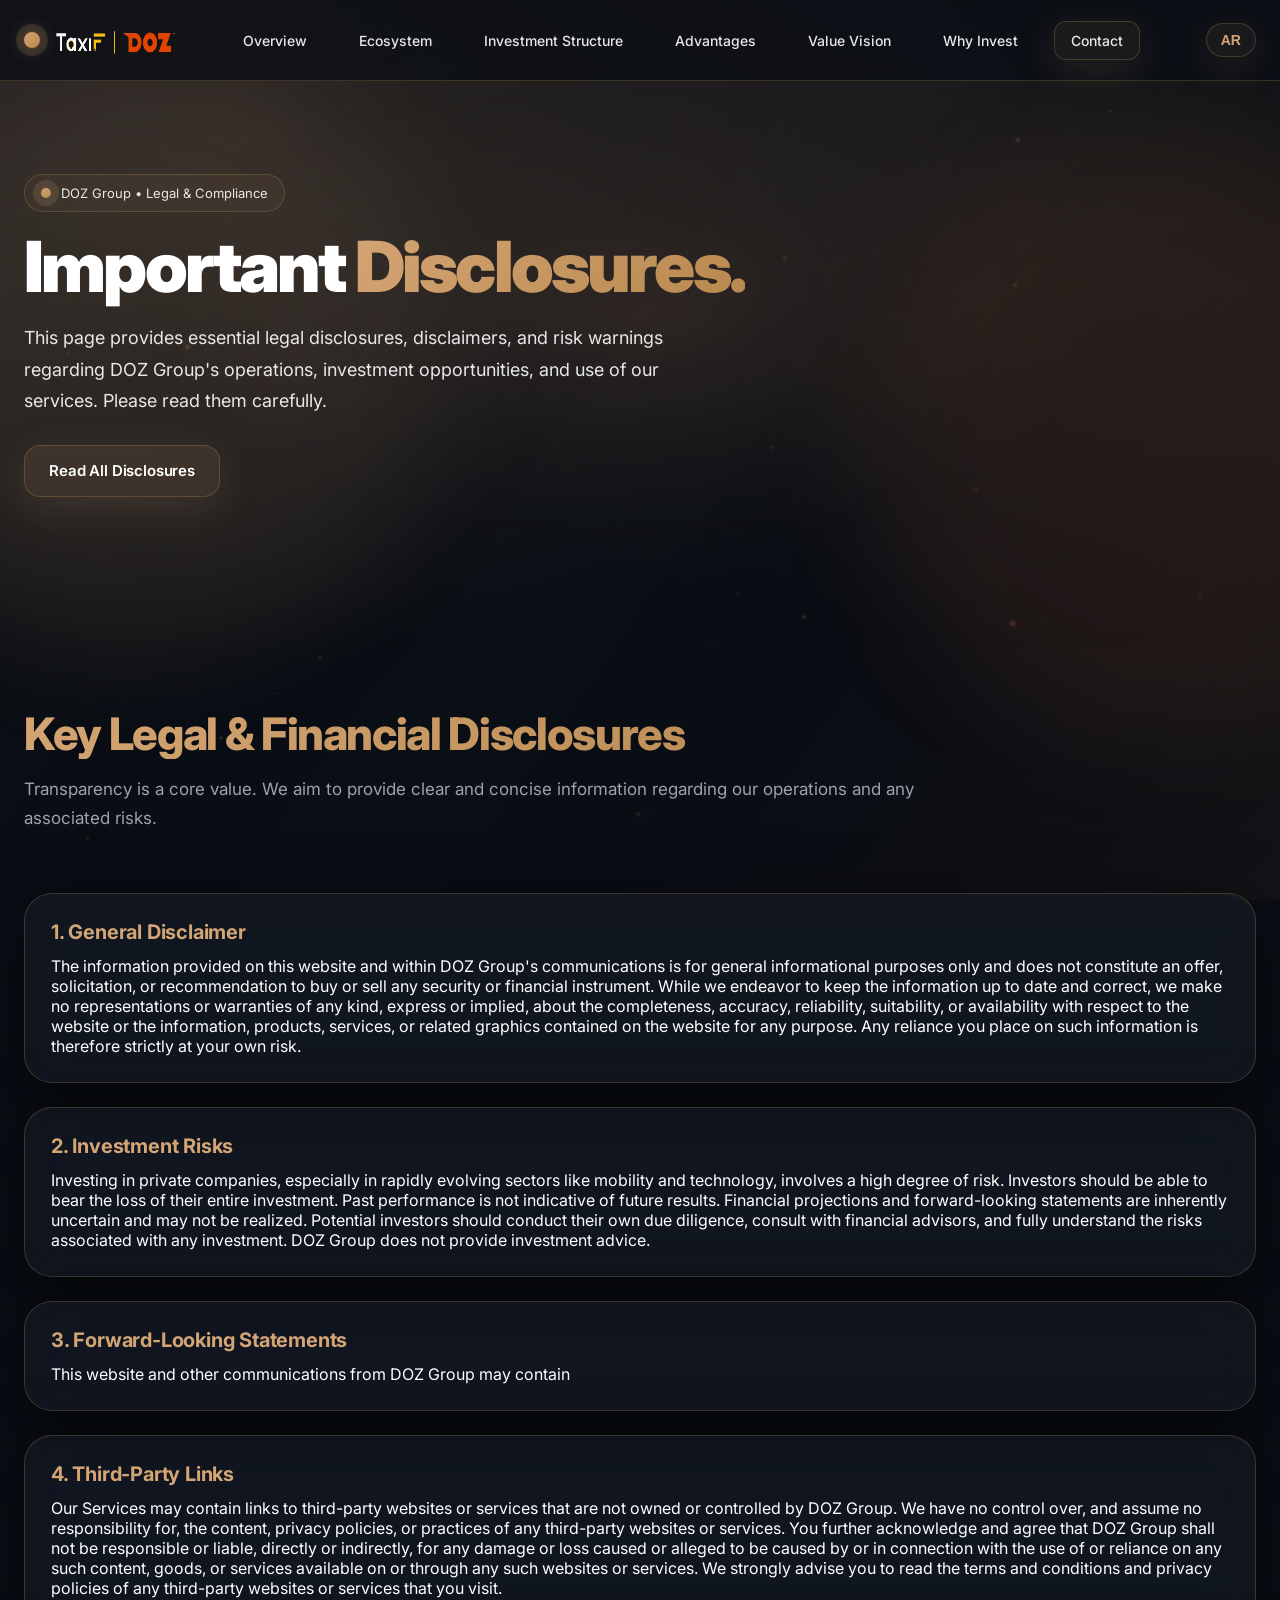
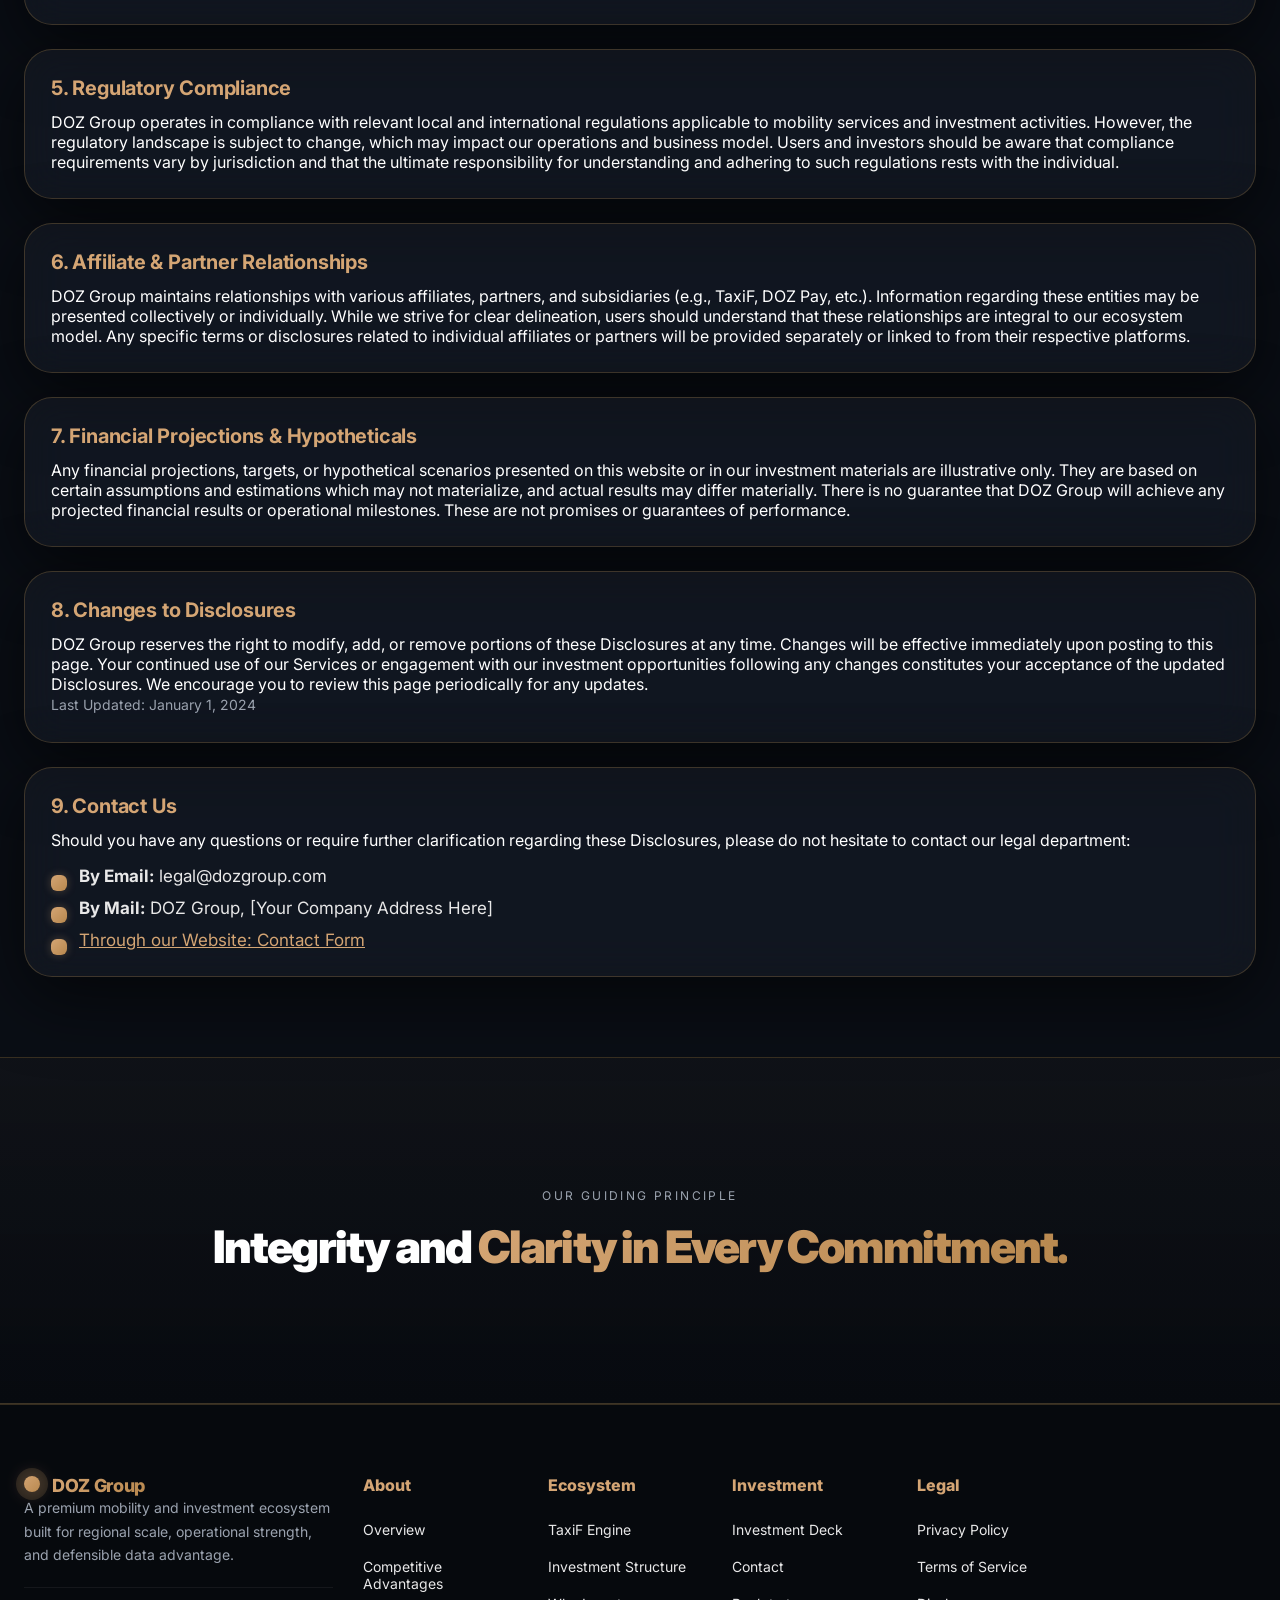
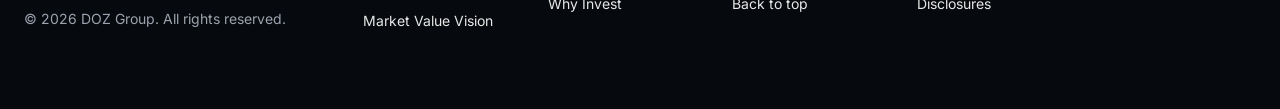
<file: Disclosures.html>
<!doctype html>
<html lang="en" dir="ltr">

<head>
  <meta charset="utf-8" />
  <meta name="viewport" content="width=device-width, initial-scale=1" />
  <meta name="theme-color" content="#0B0F14" />
  <title data-en="DOZ Group — Disclosures" data-ar="مجموعة DOZ — الإفصاحات">DOZ Group — Disclosures</title>
  <meta name="description"
    data-en="Important legal disclosures and disclaimers for DOZ Group, covering investment risks, forward-looking statements, and general terms of use."
    data-ar="إفصاحات قانونية مهمة وإخلاء مسؤولية لمجموعة DOZ، تغطي مخاطر الاستثمار، البيانات التطلعية، وشروط الاستخدام العامة." />

  <!-- Premium typography -->
  <link rel="preconnect" href="https://fonts.googleapis.com">
  <link rel="preconnect" href="https://fonts.gstatic.com" crossorigin>
  <link href="https://fonts.googleapis.com/css2?family=Inter:wght@300;400;500;600;700;800;900&display=swap"
    rel="stylesheet">
  <link href="https://fonts.googleapis.com/css2?family=Noto+Sans+Arabic:wght@300;400;500;600;700;800;900&display=swap"
    rel="stylesheet">

  <link rel="stylesheet" href="style.css" />

  <!-- Primary Meta Tags -->
  <meta name="title" data-en="DOZ Group | Disclosures" data-ar="مجموعة DOZ | الإفصاحات">
  <meta name="keywords"
    content="DOZ Group, TaxiF, Mobility Ecosystem, Investment Platform, Disclosures, Legal Disclaimers, Investment Risks, Forward-Looking Statements, Regulatory Compliance, مجموعة DOZ, تكسي إف, نظام بيئي للتنقل, منصة استثمار, إفصاحات, إخلاء مسؤولية قانوني, مخاطر استثمار, بيانات تطلعية, امتثال تنظيمي">
  <meta name="author" content="DOZ Group">
  <meta name="robots" content="index, follow">
  <meta name="language" content="English">
  <meta name="revisit-after" content="7 days">
  <link rel="icon" type="image/x-icon" href="images/favicon.png">

  <!-- Viewport -->
  <meta name="viewport" content="width=device-width, initial-scale=1.0">
  <!-- Font Awesome CDN -->
  <link rel="stylesheet" href="https://cdnjs.cloudflare.com/ajax/libs/font-awesome/6.5.1/css/all.min.css">

  <!-- Open Graph / Facebook -->
  <meta property="og:type" content="website">
  <meta property="og:url" content="https://yourdomain.com/disclosures.html">
  <meta property="og:title" data-en="DOZ Group | Disclosures" data-ar="مجموعة DOZ | الإفصاحات">
  <meta property="og:description"
    data-en="Important legal information regarding DOZ Group's operations, investments, and platform usage."
    data-ar="معلومات قانونية مهمة تتعلق بعمليات واستثمارات واستخدام منصات مجموعة DOZ.">
  <meta property="og:image" content="https://yourdomain.com/assets/images/og-cover.jpg">

  <!-- Twitter -->
  <meta property="twitter:card" content="summary_large_image">
  <meta property="twitter:url" content="https://yourdomain.com/disclosures.html">
  <meta property="twitter:title" data-en="DOZ Group | Disclosures" data-ar="مجموعة DOZ | الإفصاحات">
  <meta property="twitter:description"
    data-en="Access DOZ Group's key legal disclosures and disclaimers to understand all aspects of our ecosystem."
    data-ar="الوصول إلى الإفصاحات القانونية الرئيسية وإخلاء المسؤولية لمجموعة DOZ لفهم جميع جوانب نظامنا البيئي.">
  <meta property="twitter:image" content="https://yourdomain.com/assets/images/og-cover.jpg">

  <!-- Theme Color -->
  <meta name="theme-color" content="#0F172A">

  <!-- Canonical -->
  <link rel="canonical" href="https://yourdomain.com/disclosures.html">
</head>

<body>
  <!-- Ambient gradient / particles canvas -->
  <canvas id="bg" aria-hidden="true"></canvas>

  <header class="topbar">
    <div class="container topbar__inner">
      <a class="brand" href="index.html" aria-label="DOZ Group Home"
        style="display: flex; justify-content: center; align-items: center;">
        <span class="brand__mark"></span>
        <img src="images/logo.png" alt="" style="width: 130px; height: 45px;">
      </a>

      <nav class="nav" aria-label="Primary">
        <a href="index.html#overview" data-en="Overview" data-ar="نظرة عامة">Overview</a>
        <a href="index.html#role" data-en="Ecosystem" data-ar="النظام البيئي">Ecosystem</a>
        <a href="index.html#structure" data-en="Investment Structure" data-ar="هيكل الاستثمار">Investment Structure</a>
        <a href="index.html#advantages" data-en="Advantages" data-ar="المزايا">Advantages</a>
        <a href="index.html#vision" data-en="Value Vision" data-ar="رؤية القيمة">Value Vision</a>
        <a href="index.html#invest" data-en="Why Invest" data-ar="لماذا تستثمر">Why Invest</a>
        <a href="index.html#contact" class="nav__cta" data-en="Contact" data-ar="تواصل معنا">Contact</a>
      </nav>

      <!-- Language Switcher -->
      <div class="lang-switcher">
        <button id="lang-toggle" class="lang-toggle-btn" aria-label="Toggle language">
          <span class="lang-text" data-en="AR" data-ar="EN">AR</span>
        </button>
      </div>

      <button class="nav__toggle" aria-label="Open menu" aria-expanded="false">
        <span></span><span></span><span></span>
      </button>
    </div>
  </header>

  <main id="top">
    <!-- DISCLOSURES HERO / INTRO -->
    <section class="section--full section--privacy-hero">
      <div class="hero__parallax" data-parallax data-speed="0.25" aria-hidden="true">
        <div class="hero__grid"></div>
        <div class="hero__glow hero__glow--a"></div>
        <div class="hero__glow hero__glow--b"></div>
      </div>
      <div class="container hero__inner">
        <div class="hero__copy reveal">
          <div class="pill">
            <span class="dot"></span>
            <span data-en="DOZ Group • Legal & Compliance" data-ar="مجموعة DOZ • قانوني وامتثال">DOZ Group • Legal & Compliance</span>
          </div>

          <h1 class="h1">
            <span data-en="Important " data-ar="إفصاحات مهمة.">Important </span><span class="accent" data-en="Disclosures." data-ar="إفصاحات.">Disclosures.</span>
          </h1>

          <p class="lead"
            data-en="This page provides essential legal disclosures, disclaimers, and risk warnings regarding DOZ Group's operations, investment opportunities, and use of our services. Please read them carefully."
            data-ar="تقدم هذه الصفحة إفصاحات قانونية ضرورية، وإخلاء مسؤولية، وتحذيرات بشأن المخاطر المتعلقة بعمليات مجموعة DOZ، وفرص الاستثمار، واستخدام خدماتنا. يرجى قراءتها بعناية.">
            This page provides essential legal disclosures, disclaimers, and risk warnings regarding DOZ Group's operations, investment opportunities, and use of our services. Please read them carefully.
          </p>

          <div class="hero__actions">
            <a class="btn btn--primary" href="#disclosures-details">
              <span data-en="Read All Disclosures" data-ar="اقرأ جميع الإفصاحات">Read All Disclosures</span>
              <span class="btn__shine" aria-hidden="true"></span>
            </a>
          </div>
        </div>
      </div>
    </section>

    <!-- DISCLOSURES DETAILS -->
    <section id="disclosures-details" class="section">
      <div class="container">
        <div class="section__head reveal">
          <h2 class="h2" data-en="Key Legal & Financial Disclosures" data-ar="إفصاحات قانونية ومالية رئيسية">Key Legal & Financial Disclosures</h2>
          <p class="subhead"
            data-en="Transparency is a core value. We aim to provide clear and concise information regarding our operations and any associated risks."
            data-ar="الشفافية قيمة أساسية. نهدف إلى تقديم معلومات واضحة وموجزة بخصوص عملياتنا وأي مخاطر مرتبطة بها.">
            Transparency is a core value. We aim to provide clear and concise information regarding our operations and any associated risks.
          </p>
        </div>

        <!-- 1. General Disclaimer -->
        <div class="card glass reveal" data-delay="0">
          <h3 class="h3" data-en="1. General Disclaimer" data-ar="1. إخلاء المسؤولية العام">1. General Disclaimer</h3>
          <p class="body"
            data-en="The information provided on this website and within DOZ Group's communications is for general informational purposes only and does not constitute an offer, solicitation, or recommendation to buy or sell any security or financial instrument. While we endeavor to keep the information up to date and correct, we make no representations or warranties of any kind, express or implied, about the completeness, accuracy, reliability, suitability, or availability with respect to the website or the information, products, services, or related graphics contained on the website for any purpose. Any reliance you place on such information is therefore strictly at your own risk."
            data-ar="المعلومات المقدمة على هذا الموقع وفي اتصالات مجموعة DOZ هي لأغراض إعلامية عامة فقط ولا تشكل عرضًا أو التماسًا أو توصية لشراء أو بيع أي ورقة مالية أو أداة مالية. بينما نسعى جاهدين للحفاظ على المعلومات محدثة وصحيحة، فإننا لا نقدم أي تعهدات أو ضمانات من أي نوع، صريحة أو ضمنية، بشأن اكتمال أو دقة أو موثوقية أو ملاءمة أو توفر الموقع الإلكتروني أو المعلومات أو المنتجات أو الخدمات أو الرسومات ذات الصلة الواردة على الموقع لأي غرض. وبالتالي فإن أي اعتماد على هذه المعلومات يكون على مسؤوليتك الخاصة تمامًا.">
            The information provided on this website and within DOZ Group's communications is for general informational purposes only and does not constitute an offer, solicitation, or recommendation to buy or sell any security or financial instrument. While we endeavor to keep the information up to date and correct, we make no representations or warranties of any kind, express or implied, about the completeness, accuracy, reliability, suitability, or availability with respect to the website or the information, products, services, or related graphics contained on the website for any purpose. Any reliance you place on such information is therefore strictly at your own risk.
          </p>
        </div>

        <!-- 2. Investment Risks -->
        <div class="card glass reveal" data-delay="120" style="margin-top: 24px;">
          <h3 class="h3" data-en="2. Investment Risks" data-ar="2. مخاطر الاستثمار">2. Investment Risks</h3>
          <p class="body"
            data-en="Investing in private companies, especially in rapidly evolving sectors like mobility and technology, involves a high degree of risk. Investors should be able to bear the loss of their entire investment. Past performance is not indicative of future results. Financial projections and forward-looking statements are inherently uncertain and may not be realized. Potential investors should conduct their own due diligence, consult with financial advisors, and fully understand the risks associated with any investment. DOZ Group does not provide investment advice."
            data-ar="الاستثمار في الشركات الخاصة، خاصة في القطاعات سريعة التطور مثل التنقل والتكنولوجيا، ينطوي على درجة عالية من المخاطر. يجب أن يكون المستثمرون قادرين على تحمل خسارة استثماراتهم بالكامل. الأداء السابق ليس مؤشرًا على النتائج المستقبلية. التوقعات المالية والبيانات التطلعية غير مؤكدة بطبيعتها وقد لا تتحقق. يجب على المستثمرين المحتملين إجراء العناية الواجبة الخاصة بهم، والتشاور مع المستشارين الماليين، وفهم المخاطر المرتبطة بأي استثمار بشكل كامل. لا تقدم مجموعة DOZ نصائح استثمارية.">
            Investing in private companies, especially in rapidly evolving sectors like mobility and technology, involves a high degree of risk. Investors should be able to bear the loss of their entire investment. Past performance is not indicative of future results. Financial projections and forward-looking statements are inherently uncertain and may not be realized. Potential investors should conduct their own due diligence, consult with financial advisors, and fully understand the risks associated with any investment. DOZ Group does not provide investment advice.
          </p>
        </div>

        <!-- 3. Forward-Looking Statements -->
        <div class="card glass reveal" data-delay="240" style="margin-top: 24px;">
          <h3 class="h3" data-en="3. Forward-Looking Statements" data-ar="3. البيانات التطلعية">3. Forward-Looking Statements</h3>
          <p class="body"
            data-en="This website and other communications from DOZ Group may contain "forward-looking statements" within the meaning of applicable securities laws. These statements relate to our future financial performance, business plans and strategies, expected growth, and other matters that are not historical facts. Forward-looking statements are based on current expectations, estimates, and projections about our business, industry, management's beliefs, and certain assumptions made by DOZ Group, all of which are subject to change. These statements are not guarantees of future performance and involve inherent risks and uncertainties that are difficult to predict."
            data-ar="قد يحتوي هذا الموقع واتصالات أخرى من مجموعة DOZ على "بيانات تطلعية" بالمعنى المقصود في قوانين الأوراق المالية المعمول بها. تتعلق هذه البيانات بأدائنا المالي المستقبلي، خططنا واستراتيجياتنا التجارية، النمو المتوقع، ومسائل أخرى ليست حقائق تاريخية. تستند البيانات التطلعية إلى التوقعات والتقديرات والتكهنات الحالية حول أعمالنا وصناعتنا، ومعتقدات الإدارة، وبعض الافتراضات التي وضعتها مجموعة DOZ، وكلها قابلة للتغيير. هذه البيانات ليست ضمانات للأداء المستقبلي وتنطوي على مخاطر وشكوك متأصلة يصعب التنبؤ بها.">
            This website and other communications from DOZ Group may contain "forward-looking statements" within the meaning of applicable securities laws. These statements relate to our future financial performance, business plans and strategies, expected growth, and other matters that are not historical facts. Forward-looking statements are based on current expectations, estimates, and projections about our business, industry, management's beliefs, and certain assumptions made by DOZ Group, all of which are subject to change. These statements are not guarantees of future performance and involve inherent risks and uncertainties that are difficult to predict.
          </p>
        </div>

        <!-- 4. Third-Party Links -->
        <div class="card glass reveal" data-delay="360" style="margin-top: 24px;">
          <h3 class="h3" data-en="4. Third-Party Links" data-ar="4. روابط الأطراف الثالثة">4. Third-Party Links</h3>
          <p class="body"
            data-en="Our Services may contain links to third-party websites or services that are not owned or controlled by DOZ Group. We have no control over, and assume no responsibility for, the content, privacy policies, or practices of any third-party websites or services. You further acknowledge and agree that DOZ Group shall not be responsible or liable, directly or indirectly, for any damage or loss caused or alleged to be caused by or in connection with the use of or reliance on any such content, goods, or services available on or through any such websites or services. We strongly advise you to read the terms and conditions and privacy policies of any third-party websites or services that you visit."
            data-ar="قد تحتوي خدماتنا على روابط لمواقع ويب أو خدمات تابعة لأطراف ثالثة لا تملكها أو تتحكم بها مجموعة DOZ. ليس لدينا سيطرة على، ولا نتحمل أي مسؤولية عن، المحتوى أو سياسات الخصوصية أو ممارسات أي مواقع ويب أو خدمات تابعة لأطراف ثالثة. أنت تقر وتوافق كذلك على أن مجموعة DOZ لن تكون مسؤولة أو مدينة، بشكل مباشر أو غير مباشر، عن أي ضرر أو خسارة ناجمة عن أو يُزعم أنها ناجمة عن أو فيما يتعلق باستخدام أو الاعتماد على أي محتوى أو سلع أو خدمات متاحة على أو من خلال أي من هذه المواقع أو الخدمات. ننصحك بشدة بقراءة الشروط والأحكام وسياسات الخصوصية لأي مواقع ويب أو خدمات تابعة لأطراف ثالثة تزورها.">
            Our Services may contain links to third-party websites or services that are not owned or controlled by DOZ Group. We have no control over, and assume no responsibility for, the content, privacy policies, or practices of any third-party websites or services. You further acknowledge and agree that DOZ Group shall not be responsible or liable, directly or indirectly, for any damage or loss caused or alleged to be caused by or in connection with the use of or reliance on any such content, goods, or services available on or through any such websites or services. We strongly advise you to read the terms and conditions and privacy policies of any third-party websites or services that you visit.
          </p>
        </div>

        <!-- 5. Regulatory Compliance -->
        <div class="card glass reveal" data-delay="480" style="margin-top: 24px;">
          <h3 class="h3" data-en="5. Regulatory Compliance" data-ar="5. الامتثال التنظيمي">5. Regulatory Compliance</h3>
          <p class="body"
            data-en="DOZ Group operates in compliance with relevant local and international regulations applicable to mobility services and investment activities. However, the regulatory landscape is subject to change, which may impact our operations and business model. Users and investors should be aware that compliance requirements vary by jurisdiction and that the ultimate responsibility for understanding and adhering to such regulations rests with the individual."
            data-ar="تعمل مجموعة DOZ بما يتوافق مع اللوائح المحلية والدولية ذات الصلة المطبقة على خدمات التنقل والأنشطة الاستثمارية. ومع ذلك، فإن المشهد التنظيمي عرضة للتغيير، مما قد يؤثر على عملياتنا ونموذج عملنا. يجب أن يكون المستخدمون والمستثمرون على دراية بأن متطلبات الامتثال تختلف باختلاف الولاية القضائية وأن المسؤولية النهائية عن فهم هذه اللوائح والالتزام بها تقع على عاتق الفرد.">
            DOZ Group operates in compliance with relevant local and international regulations applicable to mobility services and investment activities. However, the regulatory landscape is subject to change, which may impact our operations and business model. Users and investors should be aware that compliance requirements vary by jurisdiction and that the ultimate responsibility for understanding and adhering to such regulations rests with the individual.
          </p>
        </div>

        <!-- 6. Affiliate & Partner Relationships -->
        <div class="card glass reveal" data-delay="600" style="margin-top: 24px;">
          <h3 class="h3" data-en="6. Affiliate & Partner Relationships" data-ar="6. علاقات الشركات التابعة والشركاء">6. Affiliate & Partner Relationships</h3>
          <p class="body"
            data-en="DOZ Group maintains relationships with various affiliates, partners, and subsidiaries (e.g., TaxiF, DOZ Pay, etc.). Information regarding these entities may be presented collectively or individually. While we strive for clear delineation, users should understand that these relationships are integral to our ecosystem model. Any specific terms or disclosures related to individual affiliates or partners will be provided separately or linked to from their respective platforms."
            data-ar="تحافظ مجموعة DOZ على علاقات مع مختلف الشركات التابعة والشركاء والشركات الفرعية (مثل TaxiF, DOZ Pay, إلخ). قد يتم تقديم المعلومات المتعلقة بهذه الكيانات بشكل جماعي أو فردي. بينما نسعى جاهدين للتحديد الواضح، يجب على المستخدمين فهم أن هذه العلاقات جزء لا يتجزأ من نموذج نظامنا البيئي. سيتم توفير أي شروط أو إفصاحات محددة تتعلق بالشركات التابعة أو الشركاء الفرديين بشكل منفصل أو سيتم ربطها من منصاتهم الخاصة.">
            DOZ Group maintains relationships with various affiliates, partners, and subsidiaries (e.g., TaxiF, DOZ Pay, etc.). Information regarding these entities may be presented collectively or individually. While we strive for clear delineation, users should understand that these relationships are integral to our ecosystem model. Any specific terms or disclosures related to individual affiliates or partners will be provided separately or linked to from their respective platforms.
          </p>
        </div>

        <!-- 7. Financial Projections & Hypotheticals -->
        <div class="card glass reveal" data-delay="720" style="margin-top: 24px;">
          <h3 class="h3" data-en="7. Financial Projections & Hypotheticals" data-ar="7. التوقعات المالية والافتراضات">7. Financial Projections & Hypotheticals</h3>
          <p class="body"
            data-en="Any financial projections, targets, or hypothetical scenarios presented on this website or in our investment materials are illustrative only. They are based on certain assumptions and estimations which may not materialize, and actual results may differ materially. There is no guarantee that DOZ Group will achieve any projected financial results or operational milestones. These are not promises or guarantees of performance."
            data-ar="أي توقعات مالية أو أهداف أو سيناريوهات افتراضية مقدمة على هذا الموقع أو في موادنا الاستثمارية هي لأغراض توضيحية فقط. وهي تستند إلى افتراضات وتقديرات معينة قد لا تتحقق، وقد تختلف النتائج الفعلية ماديًا. لا يوجد ضمان بأن مجموعة DOZ ستحقق أي نتائج مالية متوقعة أو معالم تشغيلية. هذه ليست وعودًا أو ضمانات للأداء.">
            Any financial projections, targets, or hypothetical scenarios presented on this website or in our investment materials are illustrative only. They are based on certain assumptions and estimations which may not materialize, and actual results may differ materially. There is no guarantee that DOZ Group will achieve any projected financial results or operational milestones. These are not promises or guarantees of performance.
          </p>
        </div>

        <!-- 8. Changes to Disclosures -->
        <div class="card glass reveal" data-delay="840" style="margin-top: 24px;">
          <h3 class="h3" data-en="8. Changes to Disclosures" data-ar="8. تغييرات على الإفصاحات">8. Changes to Disclosures</h3>
          <p class="body"
            data-en="DOZ Group reserves the right to modify, add, or remove portions of these Disclosures at any time. Changes will be effective immediately upon posting to this page. Your continued use of our Services or engagement with our investment opportunities following any changes constitutes your acceptance of the updated Disclosures. We encourage you to review this page periodically for any updates."
            data-ar="تحتفظ مجموعة DOZ بالحق في تعديل أو إضافة أو إزالة أجزاء من هذه الإفصاحات في أي وقت. ستكون التغييرات سارية المفعول فور نشرها على هذه الصفحة. يشكل استمرارك في استخدام خدماتنا أو مشاركتك في فرصنا الاستثمارية بعد أي تغييرات قبولك للإفصاحات المحدثة. نشجعك على مراجعة هذه الصفحة بشكل دوري للحصول على أي تحديثات.">
            DOZ Group reserves the right to modify, add, or remove portions of these Disclosures at any time. Changes will be effective immediately upon posting to this page. Your continued use of our Services or engagement with our investment opportunities following any changes constitutes your acceptance of the updated Disclosures. We encourage you to review this page periodically for any updates.
          </p>
          <p class="body small muted"
            data-en="Last Updated: January 1, 2024"
            data-ar="آخر تحديث: 1 يناير 2024">
            Last Updated: January 1, 2024
          </p>
        </div>

        <!-- 9. Contact Us -->
        <div class="card glass reveal" data-delay="960" style="margin-top: 24px;">
          <h3 class="h3" data-en="9. Contact Us" data-ar="9. اتصل بنا">9. Contact Us</h3>
          <p class="body"
            data-en="Should you have any questions or require further clarification regarding these Disclosures, please do not hesitate to contact our legal department:"
            data-ar="إذا كان لديك أي أسئلة أو تطلب مزيدًا من التوضيح بشأن هذه الإفصاحات، يرجى عدم التردد في الاتصال بقسمنا القانوني:">
            Should you have any questions or require further clarification regarding these Disclosures, please do not hesitate to contact our legal department:
          </p>
          <ul class="checklist">
            <li><span data-en="<strong>By Email:</strong> legal@dozgroup.com" data-ar="<strong>عبر البريد الإلكتروني:</strong> legal@dozgroup.com"><strong>By Email:</strong> legal@dozgroup.com</span></li>
            <li><span data-en="<strong>By Mail:</strong> DOZ Group, [Your Company Address Here]" data-ar="<strong>عبر البريد:</strong> مجموعة DOZ، [عنوان شركتك هنا]"><strong>By Mail:</strong> DOZ Group, [Your Company Address Here]</span></li>
            <li><a href="index.html#contact" class="link-style" data-en="Through our Website: Contact Form" data-ar="عبر موقعنا الإلكتروني: نموذج الاتصال">Contact Form</a></li>
          </ul>
        </div>
      </div>
    </section>

    <!-- VISION STATEMENT (as in original) -->
    <section class="section section--minimal">
      <div class="container">
        <div class="vision reveal">
          <p class="vision__k" data-en="Our Guiding Principle" data-ar="مبدأنا التوجيهي">Our Guiding Principle</p>
          <h2 class="vision__v">
            <span data-en='Integrity and ' data-ar='النزاهة و '>Integrity and </span><span class="accent" data-en="Clarity in Every Commitment." data-ar="الوضوح في كل التزام.">Clarity in Every Commitment.</span>
          </h2>
        </div>
      </div>
    </section>

    <!-- FOOTER (as in original, with updated links) -->
    <footer id="contact" class="footer">
      <div class="container footer__grid">
        <div class="footer__brand">
          <div class="brand brand--footer">
            <span class="brand__mark"></span>
            <span class="brand__name">DOZ Group</span>
          </div>
          <p class="muted small"
            data-en="A premium mobility and investment ecosystem built for regional scale, operational strength, and defensible data advantage."
            data-ar="نظام بيئي متميز للتنقل والاستثمار مبني للتوسع الإقليمي، القوة التشغيلية، وميزة بيانات قابلة للدفاع.">
            A premium mobility and investment ecosystem built for regional scale, operational strength, and defensible
            data advantage.
          </p>
          <div class="footer__meta small muted">© <span id="year"></span> <span data-en="DOZ Group. All rights reserved." data-ar="مجموعة DOZ. جميع الحقوق محفوظة.">DOZ Group. All rights reserved.</span></div>
        </div>

        <div class="footer__col">
          <div class="footer__title" data-en="About" data-ar="عنّا">About</div>
          <a href="index.html#overview" data-en="Overview" data-ar="نظرة عامة">Overview</a>
          <a href="index.html#advantages" data-en="Competitive Advantages" data-ar="المزايا التنافسية">Competitive Advantages</a>
          <a href="index.html#vision" data-en="Market Value Vision" data-ar="رؤية القيمة السوقية">Market Value Vision</a>
        </div>

        <div class="footer__col">
          <div class="footer__title" data-en="Ecosystem" data-ar="النظام البيئي">Ecosystem</div>
          <a href="index.html#role" data-en="TaxiF Engine" data-ar="محرك TaxiF">TaxiF Engine</a>
          <a href="index.html#structure" data-en="Investment Structure" data-ar="هيكل الاستثمار">Investment Structure</a>
          <a href="index.html#invest" data-en="Why Invest" data-ar="لماذا تستثمر">Why Invest</a>
        </div>

        <div class="footer__col">
          <div class="footer__title" data-en="Investment" data-ar="الاستثمار">Investment</div>
          <a href="images/deck.pdf" target="_blank" rel="noopener" data-en="Investment Deck" data-ar="ملف الاستثمار">Investment Deck</a>
          <a href="index.html#contact" data-en="Contact" data-ar="تواصل معنا">Contact</a>
          <a href="#top" data-en="Back to top" data-ar="العودة للأعلى">Back to top</a>
        </div>

        <div class="footer__col">
          <div class="footer__title" data-en="Legal" data-ar="قانوني">Legal</div>
          <a href="privacy.html" data-en="Privacy Policy" data-ar="سياسة الخصوصية">Privacy Policy</a>
          <a href="terms.html" data-en="Terms of Service" data-ar="شروط الخدمة">Terms of Service</a>
          <a href="disclosures.html" data-en="Disclosures" data-ar="الإفصاحات">Disclosures</a>
        </div>
      </div>
    </footer>
  </main>

  <script src="main.js"></script>
  <script src="lang.js"></script>
</body>

</html>
</file>
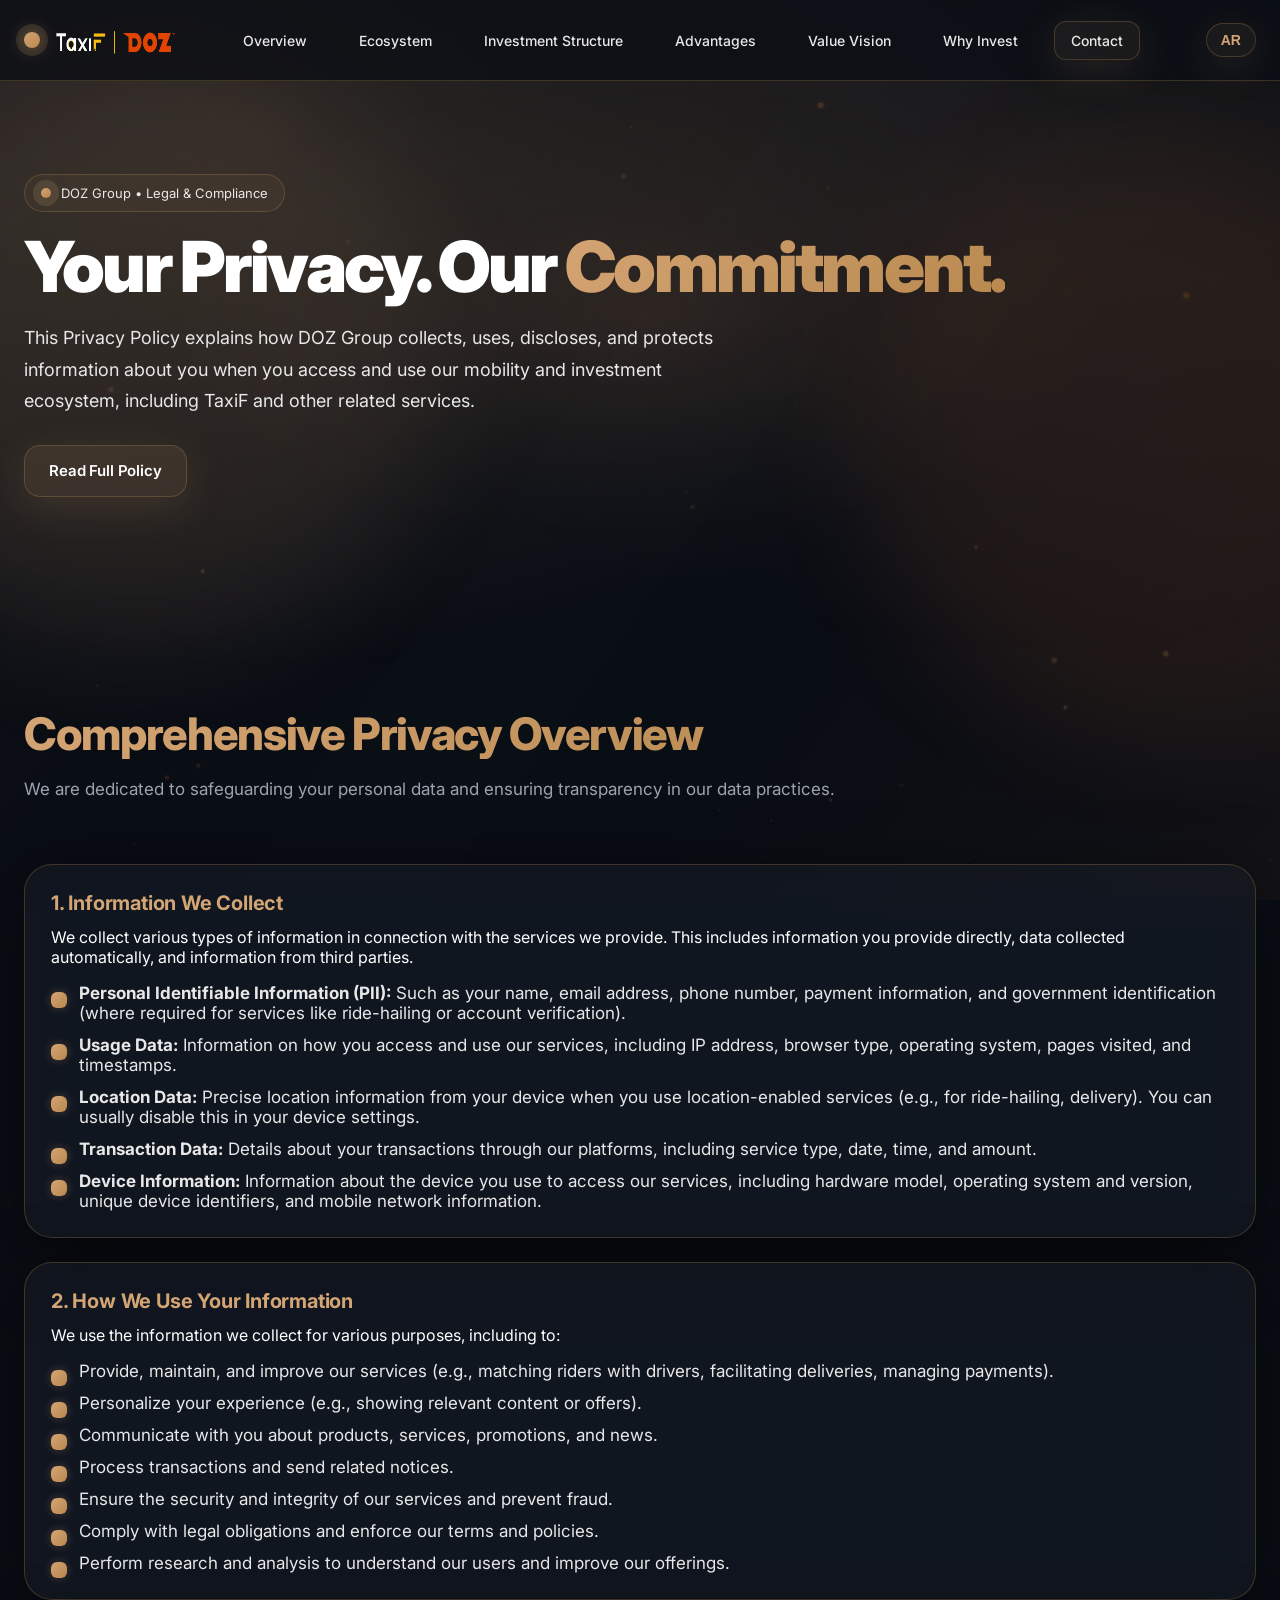
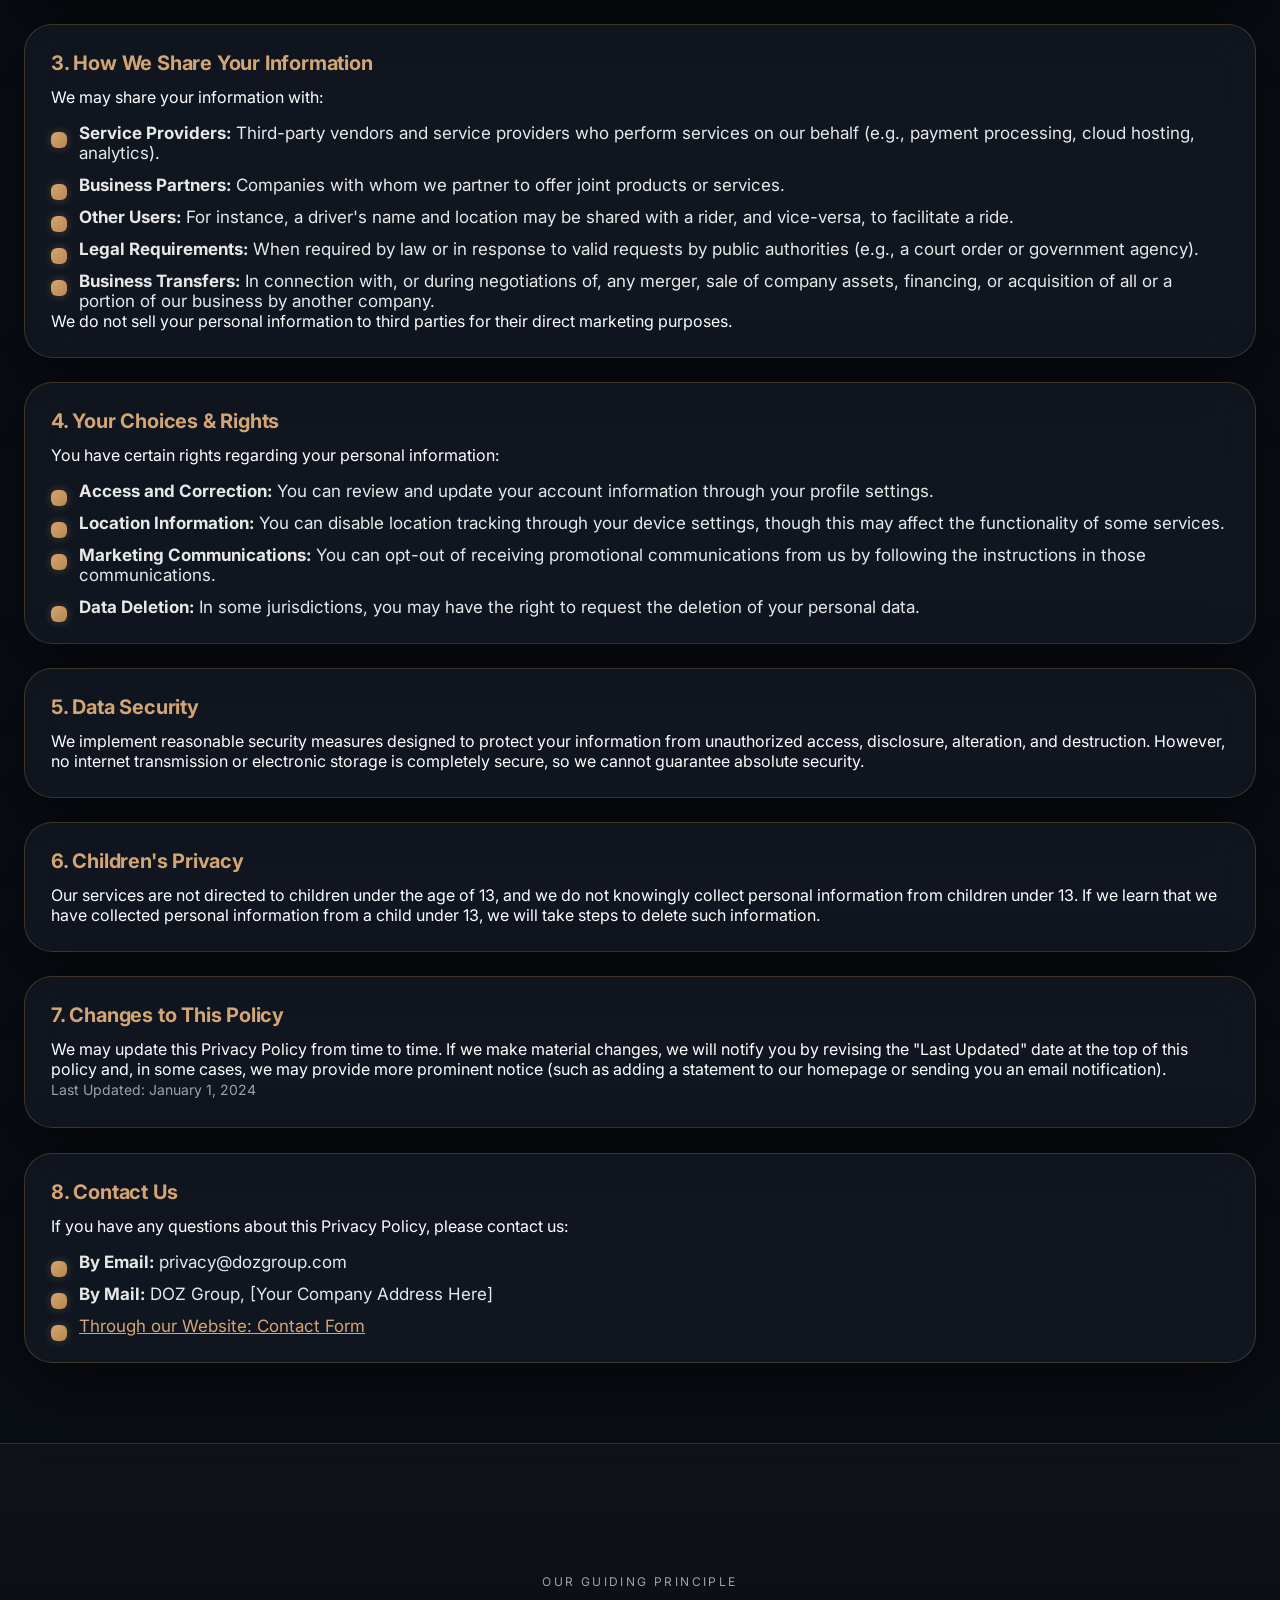
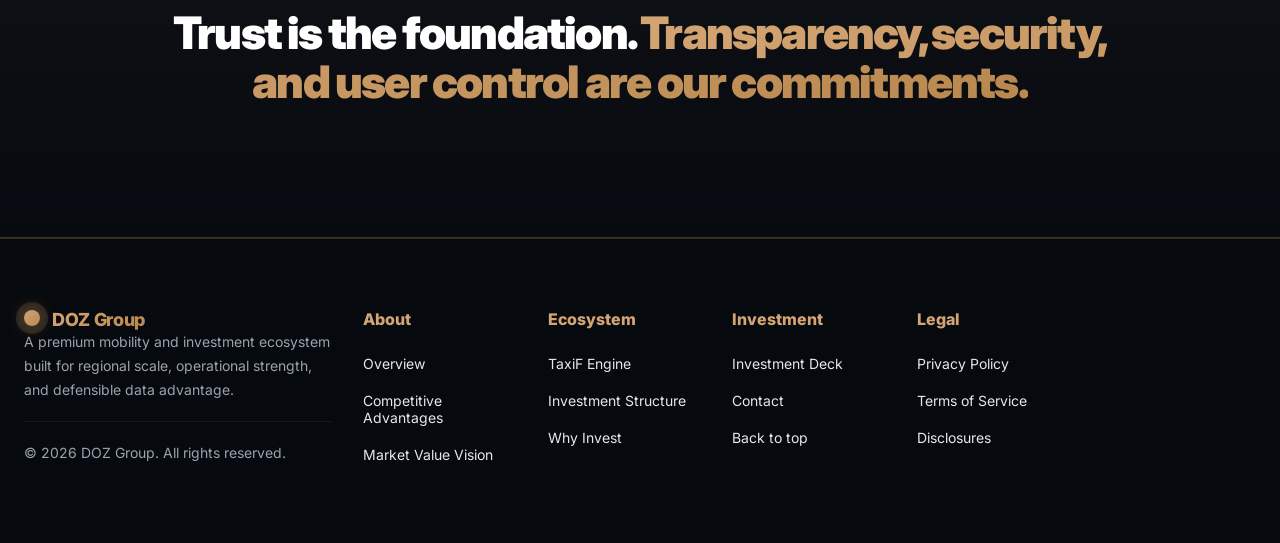
<file: Privacy.html>
<!doctype html>
<html lang="en" dir="ltr">

<head>
  <meta charset="utf-8" />
  <meta name="viewport" content="width=device-width, initial-scale=1" />
  <meta name="theme-color" content="#0B0F14" />
  <title data-en="DOZ Group — Privacy Policy" data-ar="مجموعة DOZ — سياسة الخصوصية">DOZ Group — Privacy Policy</title>
  <meta name="description"
    data-en="Read the Privacy Policy for DOZ Group. Understand how we collect, use, and protect your personal information within our mobility and investment ecosystem."
    data-ar="اطلع على سياسة الخصوصية لمجموعة DOZ. افهم كيف نجمع، نستخدم، ونحمي معلوماتك الشخصية ضمن نظامنا البيئي للتنقل والاستثمار." />

  <!-- Premium typography -->
  <link rel="preconnect" href="https://fonts.googleapis.com">
  <link rel="preconnect" href="https://fonts.gstatic.com" crossorigin>
  <link href="https://fonts.googleapis.com/css2?family=Inter:wght@300;400;500;600;700;800;900&display=swap"
    rel="stylesheet">
  <link href="https://fonts.googleapis.com/css2?family=Noto+Sans+Arabic:wght@300;400;500;600;700;800;900&display=swap"
    rel="stylesheet">

  <link rel="stylesheet" href="style.css" />

  <!-- Primary Meta Tags -->
  <meta name="title" data-en="DOZ Group | Privacy Policy" data-ar="مجموعة DOZ | سياسة الخصوصية">
  <meta name="keywords"
    content="DOZ Group, TaxiF, Mobility Ecosystem, Investment Platform, Privacy Policy, Data Protection, User Data, Information Security, مجموعة DOZ, تكسي إف, نظام بيئي للتنقل, منصة استثمار, سياسة الخصوصية, حماية البيانات, بيانات المستخدم, أمن المعلومات">
  <meta name="author" content="DOZ Group">
  <meta name="robots" content="index, follow">
  <meta name="language" content="English">
  <meta name="revisit-after" content="7 days">
  <link rel="icon" type="image/x-icon" href="images/favicon.png">

  <!-- Viewport -->
  <meta name="viewport" content="width=device-width, initial-scale=1.0">
  <!-- Font Awesome CDN -->
  <link rel="stylesheet" href="https://cdnjs.cloudflare.com/ajax/libs/font-awesome/6.5.1/css/all.min.css">

  <!-- Open Graph / Facebook -->
  <meta property="og:type" content="website">
  <meta property="og:url" content="https://yourdomain.com/privacy.html">
  <meta property="og:title" data-en="DOZ Group | Privacy Policy" data-ar="مجموعة DOZ | سياسة الخصوصية">
  <meta property="og:description"
    data-en="Learn about how DOZ Group handles your personal data, data collection, usage, and your rights regarding your information."
    data-ar="تعرف على كيفية تعامل مجموعة DOZ مع بياناتك الشخصية، جمع البيانات، استخدامها، وحقوقك المتعلقة بمعلوماتك.">
  <meta property="og:image" content="https://yourdomain.com/assets/images/og-cover.jpg">

  <!-- Twitter -->
  <meta property="twitter:card" content="summary_large_image">
  <meta property="twitter:url" content="https://yourdomain.com/privacy.html">
  <meta property="twitter:title" data-en="DOZ Group | Privacy Policy" data-ar="مجموعة DOZ | سياسة الخصوصية">
  <meta property="twitter:description"
    data-en="Your privacy is important to us. Discover DOZ Group's comprehensive privacy policy for all our services and platforms."
    data-ar="خصوصيتك تهمنا. اكتشف سياسة الخصوصية الشاملة لمجموعة DOZ لجميع خدماتنا ومنصاتنا.">
  <meta property="twitter:image" content="https://yourdomain.com/assets/images/og-cover.jpg">

  <!-- Theme Color -->
  <meta name="theme-color" content="#0F172A">

  <!-- Canonical -->
  <link rel="canonical" href="https://yourdomain.com/privacy.html">
</head>

<body>
  <!-- Ambient gradient / particles canvas -->
  <canvas id="bg" aria-hidden="true"></canvas>

  <header class="topbar">
    <div class="container topbar__inner">
      <a class="brand" href="index.html" aria-label="DOZ Group Home"
        style="display: flex; justify-content: center; align-items: center;">
        <span class="brand__mark"></span>
        <img src="images/logo.png" alt="" style="width: 130px; height: 45px;">
      </a>

      <nav class="nav" aria-label="Primary">
        <a href="index.html#overview" data-en="Overview" data-ar="نظرة عامة">Overview</a>
        <a href="index.html#role" data-en="Ecosystem" data-ar="النظام البيئي">Ecosystem</a>
        <a href="index.html#structure" data-en="Investment Structure" data-ar="هيكل الاستثمار">Investment Structure</a>
        <a href="index.html#advantages" data-en="Advantages" data-ar="المزايا">Advantages</a>
        <a href="index.html#vision" data-en="Value Vision" data-ar="رؤية القيمة">Value Vision</a>
        <a href="index.html#invest" data-en="Why Invest" data-ar="لماذا تستثمر">Why Invest</a>
        <a href="index.html#contact" class="nav__cta" data-en="Contact" data-ar="تواصل معنا">Contact</a>
      </nav>

      <!-- Language Switcher -->
      <div class="lang-switcher">
        <button id="lang-toggle" class="lang-toggle-btn" aria-label="Toggle language">
          <span class="lang-text" data-en="AR" data-ar="EN">AR</span>
        </button>
      </div>

      <button class="nav__toggle" aria-label="Open menu" aria-expanded="false">
        <span></span><span></span><span></span>
      </button>
    </div>
  </header>

  <main id="top">
    <!-- PRIVACY POLICY HERO / INTRO -->
    <section class="section--full section--privacy-hero">
      <div class="hero__parallax" data-parallax data-speed="0.25" aria-hidden="true">
        <div class="hero__grid"></div>
        <div class="hero__glow hero__glow--a"></div>
        <div class="hero__glow hero__glow--b"></div>
      </div>
      <div class="container hero__inner">
        <div class="hero__copy reveal">
          <div class="pill">
            <span class="dot"></span>
            <span data-en="DOZ Group • Legal & Compliance" data-ar="مجموعة DOZ • قانوني وامتثال">DOZ Group • Legal & Compliance</span>
          </div>

          <h1 class="h1">
            <span data-en="Your Privacy. Our " data-ar="خصوصيتك. التزامنا.">Your Privacy. Our </span><span class="accent" data-en="Commitment." data-ar="التزامنا.">Commitment.</span>
          </h1>

          <p class="lead"
            data-en="This Privacy Policy explains how DOZ Group collects, uses, discloses, and protects information about you when you access and use our mobility and investment ecosystem, including TaxiF and other related services."
            data-ar="توضح سياسة الخصوصية هذه كيف تقوم مجموعة DOZ بجمع واستخدام والكشف عن وحماية المعلومات المتعلقة بك عند وصولك واستخدامك لنظامنا البيئي للتنقل والاستثمار، بما في ذلك TaxiF والخدمات الأخرى ذات الصلة.">
            This Privacy Policy explains how DOZ Group collects, uses, discloses, and protects information about you when you access and use our mobility and investment ecosystem, including TaxiF and other related services.
          </p>

          <div class="hero__actions">
            <a class="btn btn--primary" href="#privacy-details">
              <span data-en="Read Full Policy" data-ar="اقرأ السياسة كاملة">Read Full Policy</span>
              <span class="btn__shine" aria-hidden="true"></span>
            </a>
          </div>
        </div>
      </div>
    </section>

    <!-- PRIVACY POLICY DETAILS -->
    <section id="privacy-details" class="section">
      <div class="container">
        <div class="section__head reveal">
          <h2 class="h2" data-en="Comprehensive Privacy Overview" data-ar="نظرة عامة شاملة على الخصوصية">Comprehensive Privacy Overview</h2>
          <p class="subhead"
            data-en="We are dedicated to safeguarding your personal data and ensuring transparency in our data practices."
            data-ar="نحن ملتزمون بحماية بياناتك الشخصية وضمان الشفافية في ممارساتنا المتعلقة بالبيانات.">
            We are dedicated to safeguarding your personal data and ensuring transparency in our data practices.
          </p>
        </div>

        <!-- 1. Information We Collect -->
        <div class="card glass reveal" data-delay="0">
          <h3 class="h3" data-en="1. Information We Collect" data-ar="1. المعلومات التي نجمعها">1. Information We Collect</h3>
          <p class="body"
            data-en="We collect various types of information in connection with the services we provide. This includes information you provide directly, data collected automatically, and information from third parties."
            data-ar="نقوم بجمع أنواع مختلفة من المعلومات فيما يتعلق بالخدمات التي نقدمها. يتضمن ذلك المعلومات التي تقدمها مباشرة، البيانات التي يتم جمعها تلقائيًا، والمعلومات من الأطراف الثالثة.">
            We collect various types of information in connection with the services we provide. This includes information you provide directly, data collected automatically, and information from third parties.
          </p>
          <ul class="checklist">
            <li><span data-en="<strong>Personal Identifiable Information (PII):</strong> Such as your name, email address, phone number, payment information, and government identification (where required for services like ride-hailing or account verification)." data-ar="<strong>معلومات التعريف الشخصية (PII):</strong> مثل اسمك، عنوان بريدك الإلكتروني، رقم هاتفك، معلومات الدفع، وبطاقة الهوية الحكومية (حيثما يتطلب ذلك لخدمات مثل طلب الركوب أو التحقق من الحساب)."><strong>Personal Identifiable Information (PII):</strong> Such as your name, email address, phone number, payment information, and government identification (where required for services like ride-hailing or account verification).</span></li>
            <li><span data-en="<strong>Usage Data:</strong> Information on how you access and use our services, including IP address, browser type, operating system, pages visited, and timestamps." data-ar="<strong>بيانات الاستخدام:</strong> معلومات حول كيفية وصولك واستخدامك لخدماتنا، بما في ذلك عنوان IP، نوع المتصفح، نظام التشغيل، الصفحات التي زرتها، والطوابع الزمنية."><strong>Usage Data:</strong> Information on how you access and use our services, including IP address, browser type, operating system, pages visited, and timestamps.</span></li>
            <li><span data-en="<strong>Location Data:</strong> Precise location information from your device when you use location-enabled services (e.g., for ride-hailing, delivery). You can usually disable this in your device settings." data-ar="<strong>بيانات الموقع:</strong> معلومات الموقع الدقيقة من جهازك عند استخدام خدمات تمكين الموقع (مثل طلب الركوب، التوصيل). يمكنك عادةً تعطيل هذا في إعدادات جهازك."><strong>Location Data:</strong> Precise location information from your device when you use location-enabled services (e.g., for ride-hailing, delivery). You can usually disable this in your device settings.</span></li>
            <li><span data-en="<strong>Transaction Data:</strong> Details about your transactions through our platforms, including service type, date, time, and amount." data-ar="<strong>بيانات المعاملات:</strong> تفاصيل حول معاملاتك عبر منصاتنا، بما في ذلك نوع الخدمة، التاريخ، الوقت، والمبلغ."><strong>Transaction Data:</strong> Details about your transactions through our platforms, including service type, date, time, and amount.</span></li>
            <li><span data-en="<strong>Device Information:</strong> Information about the device you use to access our services, including hardware model, operating system and version, unique device identifiers, and mobile network information." data-ar="<strong>معلومات الجهاز:</strong> معلومات حول الجهاز الذي تستخدمه للوصول إلى خدماتنا، بما في ذلك طراز الجهاز، نظام التشغيل وإصداره، المعرفات الفريدة للجهاز، ومعلومات شبكة الهاتف المحمول."><strong>Device Information:</strong> Information about the device you use to access our services, including hardware model, operating system and version, unique device identifiers, and mobile network information.</span></li>
          </ul>
        </div>

        <!-- 2. How We Use Your Information -->
        <div class="card glass reveal" data-delay="120" style="margin-top: 24px;">
          <h3 class="h3" data-en="2. How We Use Your Information" data-ar="2. كيف نستخدم معلوماتك">2. How We Use Your Information</h3>
          <p class="body"
            data-en="We use the information we collect for various purposes, including to:"
            data-ar="نستخدم المعلومات التي نجمعها لأغراض مختلفة، بما في ذلك:">
            We use the information we collect for various purposes, including to:
          </p>
          <ul class="checklist">
            <li><span data-en="Provide, maintain, and improve our services (e.g., matching riders with drivers, facilitating deliveries, managing payments)." data-ar="توفير، وصيانة، وتحسين خدماتنا (مثل مطابقة الركاب مع السائقين، تسهيل عمليات التوصيل، إدارة المدفوعات).">Provide, maintain, and improve our services (e.g., matching riders with drivers, facilitating deliveries, managing payments).</span></li>
            <li><span data-en="Personalize your experience (e.g., showing relevant content or offers)." data-ar="تخصيص تجربتك (مثل عرض محتوى أو عروض ذات صلة).">Personalize your experience (e.g., showing relevant content or offers).</span></li>
            <li><span data-en="Communicate with you about products, services, promotions, and news." data-ar="التواصل معك بشأن المنتجات والخدمات والعروض الترويجية والأخبار.">Communicate with you about products, services, promotions, and news.</span></li>
            <li><span data-en="Process transactions and send related notices." data-ar="معالجة المعاملات وإرسال الإشعارات ذات الصلة.">Process transactions and send related notices.</span></li>
            <li><span data-en="Ensure the security and integrity of our services and prevent fraud." data-ar="ضمان أمن وسلامة خدماتنا ومنع الاحتيال.">Ensure the security and integrity of our services and prevent fraud.</span></li>
            <li><span data-en="Comply with legal obligations and enforce our terms and policies." data-ar="الامتثال للالتزامات القانونية وتطبيق شروطنا وسياساتنا.">Comply with legal obligations and enforce our terms and policies.</span></li>
            <li><span data-en="Perform research and analysis to understand our users and improve our offerings." data-ar="إجراء الأبحاث والتحليلات لفهم مستخدمينا وتحسين عروضنا.">Perform research and analysis to understand our users and improve our offerings.</span></li>
          </ul>
        </div>

        <!-- 3. How We Share Your Information -->
        <div class="card glass reveal" data-delay="240" style="margin-top: 24px;">
          <h3 class="h3" data-en="3. How We Share Your Information" data-ar="3. كيف نشارك معلوماتك">3. How We Share Your Information</h3>
          <p class="body"
            data-en="We may share your information with:"
            data-ar="قد نشارك معلوماتك مع:">
            We may share your information with:
          </p>
          <ul class="checklist">
            <li><span data-en="<strong>Service Providers:</strong> Third-party vendors and service providers who perform services on our behalf (e.g., payment processing, cloud hosting, analytics)." data-ar="<strong>مقدمو الخدمات:</strong> بائعون ومقدمو خدمات من أطراف ثالثة يؤدون خدمات نيابة عنا (مثل معالجة الدفع، استضافة السحابة، التحليلات)."><strong>Service Providers:</strong> Third-party vendors and service providers who perform services on our behalf (e.g., payment processing, cloud hosting, analytics).</span></li>
            <li><span data-en="<strong>Business Partners:</strong> Companies with whom we partner to offer joint products or services." data-ar="<strong>شركاء العمل:</strong> الشركات التي نتعاون معها لتقديم منتجات أو خدمات مشتركة."><strong>Business Partners:</strong> Companies with whom we partner to offer joint products or services.</span></li>
            <li><span data-en="<strong>Other Users:</strong> For instance, a driver's name and location may be shared with a rider, and vice-versa, to facilitate a ride." data-ar="<strong>المستخدمون الآخرون:</strong> على سبيل المثال، قد يتم مشاركة اسم وموقع السائق مع الراكب، والعكس صحيح، لتسهيل الرحلة."><strong>Other Users:</strong> For instance, a driver's name and location may be shared with a rider, and vice-versa, to facilitate a ride.</span></li>
            <li><span data-en="<strong>Legal Requirements:</strong> When required by law or in response to valid requests by public authorities (e.g., a court order or government agency)." data-ar="<strong>المتطلبات القانونية:</strong> عندما يقتضي القانون ذلك أو استجابة لطلبات صالحة من السلطات العامة (مثل أمر محكمة أو وكالة حكومية)."><strong>Legal Requirements:</strong> When required by law or in response to valid requests by public authorities (e.g., a court order or government agency).</span></li>
            <li><span data-en="<strong>Business Transfers:</strong> In connection with, or during negotiations of, any merger, sale of company assets, financing, or acquisition of all or a portion of our business by another company." data-ar="<strong>نقل الأعمال:</strong> فيما يتعلق ب، أو أثناء المفاوضات حول، أي دمج، بيع أصول الشركة، تمويل، أو الاستحواذ على كل أو جزء من أعمالنا من قبل شركة أخرى."><strong>Business Transfers:</strong> In connection with, or during negotiations of, any merger, sale of company assets, financing, or acquisition of all or a portion of our business by another company.</span></li>
          </ul>
          <p class="body"
            data-en="We do not sell your personal information to third parties for their direct marketing purposes."
            data-ar="نحن لا نبيع معلوماتك الشخصية لأطراف ثالثة لأغراض التسويق المباشر الخاصة بهم.">
            We do not sell your personal information to third parties for their direct marketing purposes.
          </p>
        </div>

        <!-- 4. Your Choices & Rights -->
        <div class="card glass reveal" data-delay="360" style="margin-top: 24px;">
          <h3 class="h3" data-en="4. Your Choices & Rights" data-ar="4. اختياراتك وحقوقك">4. Your Choices & Rights</h3>
          <p class="body"
            data-en="You have certain rights regarding your personal information:"
            data-ar="لديك حقوق معينة فيما يتعلق بمعلوماتك الشخصية:">
            You have certain rights regarding your personal information:
          </p>
          <ul class="checklist">
            <li><span data-en="<strong>Access and Correction:</strong> You can review and update your account information through your profile settings." data-ar="<strong>الوصول والتصحيح:</strong> يمكنك مراجعة وتحديث معلومات حسابك من خلال إعدادات ملفك الشخصي."><strong>Access and Correction:</strong> You can review and update your account information through your profile settings.</span></li>
            <li><span data-en="<strong>Location Information:</strong> You can disable location tracking through your device settings, though this may affect the functionality of some services." data-ar="<strong>معلومات الموقع:</strong> يمكنك تعطيل تتبع الموقع من خلال إعدادات جهازك، على الرغم من أن هذا قد يؤثر على وظائف بعض الخدمات."><strong>Location Information:</strong> You can disable location tracking through your device settings, though this may affect the functionality of some services.</span></li>
            <li><span data-en="<strong>Marketing Communications:</strong> You can opt-out of receiving promotional communications from us by following the instructions in those communications." data-ar="<strong>المراسلات التسويقية:</strong> يمكنك إلغاء الاشتراك في تلقي المراسلات الترويجية منا باتباع التعليمات الموجودة في تلك المراسلات."><strong>Marketing Communications:</strong> You can opt-out of receiving promotional communications from us by following the instructions in those communications.</span></li>
            <li><span data-en="<strong>Data Deletion:</strong> In some jurisdictions, you may have the right to request the deletion of your personal data." data-ar="<strong>حذف البيانات:</strong> في بعض الولايات القضائية، قد يكون لديك الحق في طلب حذف بياناتك الشخصية."><strong>Data Deletion:</strong> In some jurisdictions, you may have the right to request the deletion of your personal data.</span></li>
          </ul>
        </div>

        <!-- 5. Data Security -->
        <div class="card glass reveal" data-delay="480" style="margin-top: 24px;">
          <h3 class="h3" data-en="5. Data Security" data-ar="5. أمن البيانات">5. Data Security</h3>
          <p class="body"
            data-en="We implement reasonable security measures designed to protect your information from unauthorized access, disclosure, alteration, and destruction. However, no internet transmission or electronic storage is completely secure, so we cannot guarantee absolute security."
            data-ar="نطبق إجراءات أمنية معقولة مصممة لحماية معلوماتك من الوصول غير المصرح به، الكشف، التغيير، والتدمير. ومع ذلك، لا يوجد نقل عبر الإنترنت أو تخزين إلكتروني آمن تمامًا، لذلك لا يمكننا ضمان الأمان المطلق.">
            We implement reasonable security measures designed to protect your information from unauthorized access, disclosure, alteration, and destruction. However, no internet transmission or electronic storage is completely secure, so we cannot guarantee absolute security.
          </p>
        </div>

        <!-- 6. Children's Privacy -->
        <div class="card glass reveal" data-delay="600" style="margin-top: 24px;">
          <h3 class="h3" data-en="6. Children's Privacy" data-ar="6. خصوصية الأطفال">6. Children's Privacy</h3>
          <p class="body"
            data-en="Our services are not directed to children under the age of 13, and we do not knowingly collect personal information from children under 13. If we learn that we have collected personal information from a child under 13, we will take steps to delete such information."
            data-ar="خدماتنا ليست موجهة للأطفال دون سن 13 عامًا، ولا نجمع عن قصد معلومات شخصية من الأطفال دون 13 عامًا. إذا علمنا أننا جمعنا معلومات شخصية من طفل دون 13 عامًا، فسنتخذ خطوات لحذف هذه المعلومات.">
            Our services are not directed to children under the age of 13, and we do not knowingly collect personal information from children under 13. If we learn that we have collected personal information from a child under 13, we will take steps to delete such information.
          </p>
        </div>

        <!-- 7. Changes to This Policy -->
        <div class="card glass reveal" data-delay="720" style="margin-top: 24px;">
          <h3 class="h3" data-en="7. Changes to This Policy" data-ar="7. تغييرات على هذه السياسة">7. Changes to This Policy</h3>
          <p class="body"
            data-en='We may update this Privacy Policy from time to time. If we make material changes, we will notify you by revising the "Last Updated" date at the top of this policy and, in some cases, we may provide more prominent notice (such as adding a statement to our homepage or sending you an email notification).'
            data-ar='قد نقوم بتحديث سياسة الخصوصية هذه من وقت لآخر. إذا أجرينا تغييرات جوهرية، فسنبلغك بتعديل تاريخ "آخر تحديث" في الجزء العلوي من هذه السياسة، وفي بعض الحالات، قد نقدم إشعارًا أكثر وضوحًا (مثل إضافة بيان إلى صفحتنا الرئيسية أو إرسال إشعار عبر البريد الإلكتروني).'>
            We may update this Privacy Policy from time to time. If we make material changes, we will notify you by revising the "Last Updated" date at the top of this policy and, in some cases, we may provide more prominent notice (such as adding a statement to our homepage or sending you an email notification).
          </p>
          <p class="body small muted"
            data-en="Last Updated: January 1, 2024"
            data-ar="آخر تحديث: 1 يناير 2024">
            Last Updated: January 1, 2024
          </p>
        </div>

        <!-- 8. Contact Us -->
        <div class="card glass reveal" data-delay="840" style="margin-top: 24px;">
          <h3 class="h3" data-en="8. Contact Us" data-ar="8. اتصل بنا">8. Contact Us</h3>
          <p class="body"
            data-en="If you have any questions about this Privacy Policy, please contact us:"
            data-ar="إذا كان لديك أي أسئلة حول سياسة الخصوصية هذه، يرجى التواصل معنا:">
            If you have any questions about this Privacy Policy, please contact us:
          </p>
          <ul class="checklist">
            <li><span data-en="<strong>By Email:</strong> privacy@dozgroup.com" data-ar="<strong>عبر البريد الإلكتروني:</strong> privacy@dozgroup.com"><strong>By Email:</strong> privacy@dozgroup.com</span></li>
            <li><span data-en="<strong>By Mail:</strong> DOZ Group, [Your Company Address Here]" data-ar="<strong>عبر البريد:</strong> مجموعة DOZ، [عنوان شركتك هنا]"><strong>By Mail:</strong> DOZ Group, [Your Company Address Here]</span></li>
            <li><a href="index.html#contact" class="link-style" data-en="Through our Website: Contact Form" data-ar="عبر موقعنا الإلكتروني: نموذج الاتصال">Contact Form</a></li>
          </ul>
        </div>
      </div>
    </section>

    <!-- VISION STATEMENT (as in original) -->
    <section class="section section--minimal">
      <div class="container">
        <div class="vision reveal">
          <p class="vision__k" data-en="Our Guiding Principle" data-ar="مبدأنا التوجيهي">Our Guiding Principle</p>
          <h2 class="vision__v">
            <span data-en=' Trust is the foundation.' data-ar='الثقة هي الأساس.'>
                Trust is the foundation.</span> <span class="accent" data-en="Transparency, security, and user control are our commitments." data-ar="الشفافية والأمان وتحكم المستخدم هي التزاماتنا.">Transparency, security, and user control are our commitments.</span>
          </h2>
        </div>
      </div>
    </section>

    <!-- FOOTER (as in original, with updated links) -->
    <footer id="contact" class="footer">
      <div class="container footer__grid">
        <div class="footer__brand">
          <div class="brand brand--footer">
            <span class="brand__mark"></span>
            <span class="brand__name">DOZ Group</span>
          </div>
          <p class="muted small"
            data-en="A premium mobility and investment ecosystem built for regional scale, operational strength, and defensible data advantage."
            data-ar="نظام بيئي متميز للتنقل والاستثمار مبني للتوسع الإقليمي، القوة التشغيلية، وميزة بيانات قابلة للدفاع.">
            A premium mobility and investment ecosystem built for regional scale, operational strength, and defensible
            data advantage.
          </p>
          <div class="footer__meta small muted">© <span id="year"></span> <span data-en="DOZ Group. All rights reserved." data-ar="مجموعة DOZ. جميع الحقوق محفوظة.">DOZ Group. All rights reserved.</span></div>
        </div>

        <div class="footer__col">
          <div class="footer__title" data-en="About" data-ar="عنّا">About</div>
          <a href="index.html#overview" data-en="Overview" data-ar="نظرة عامة">Overview</a>
          <a href="index.html#advantages" data-en="Competitive Advantages" data-ar="المزايا التنافسية">Competitive Advantages</a>
          <a href="index.html#vision" data-en="Market Value Vision" data-ar="رؤية القيمة السوقية">Market Value Vision</a>
        </div>

        <div class="footer__col">
          <div class="footer__title" data-en="Ecosystem" data-ar="النظام البيئي">Ecosystem</div>
          <a href="index.html#role" data-en="TaxiF Engine" data-ar="محرك TaxiF">TaxiF Engine</a>
          <a href="index.html#structure" data-en="Investment Structure" data-ar="هيكل الاستثمار">Investment Structure</a>
          <a href="index.html#invest" data-en="Why Invest" data-ar="لماذا تستثمر">Why Invest</a>
        </div>

        <div class="footer__col">
          <div class="footer__title" data-en="Investment" data-ar="الاستثمار">Investment</div>
          <a href="images/deck.pdf" target="_blank" rel="noopener" data-en="Investment Deck" data-ar="ملف الاستثمار">Investment Deck</a>
          <a href="index.html#contact" data-en="Contact" data-ar="تواصل معنا">Contact</a>
          <a href="#top" data-en="Back to top" data-ar="العودة للأعلى">Back to top</a>
        </div>

        <div class="footer__col">
          <div class="footer__title" data-en="Legal" data-ar="قانوني">Legal</div>
          <a href="privacy.html" data-en="Privacy Policy" data-ar="سياسة الخصوصية">Privacy Policy</a>
          <a href="terms.html" data-en="Terms of Service" data-ar="شروط الخدمة">Terms of Service</a>
          <a href="disclosures.html" data-en="Disclosures" data-ar="الإفصاحات">Disclosures</a>
        </div>
      </div>
    </footer>
  </main>

  <script src="main.js"></script>
  <script src="lang.js"></script>
</body>

</html>
</file>
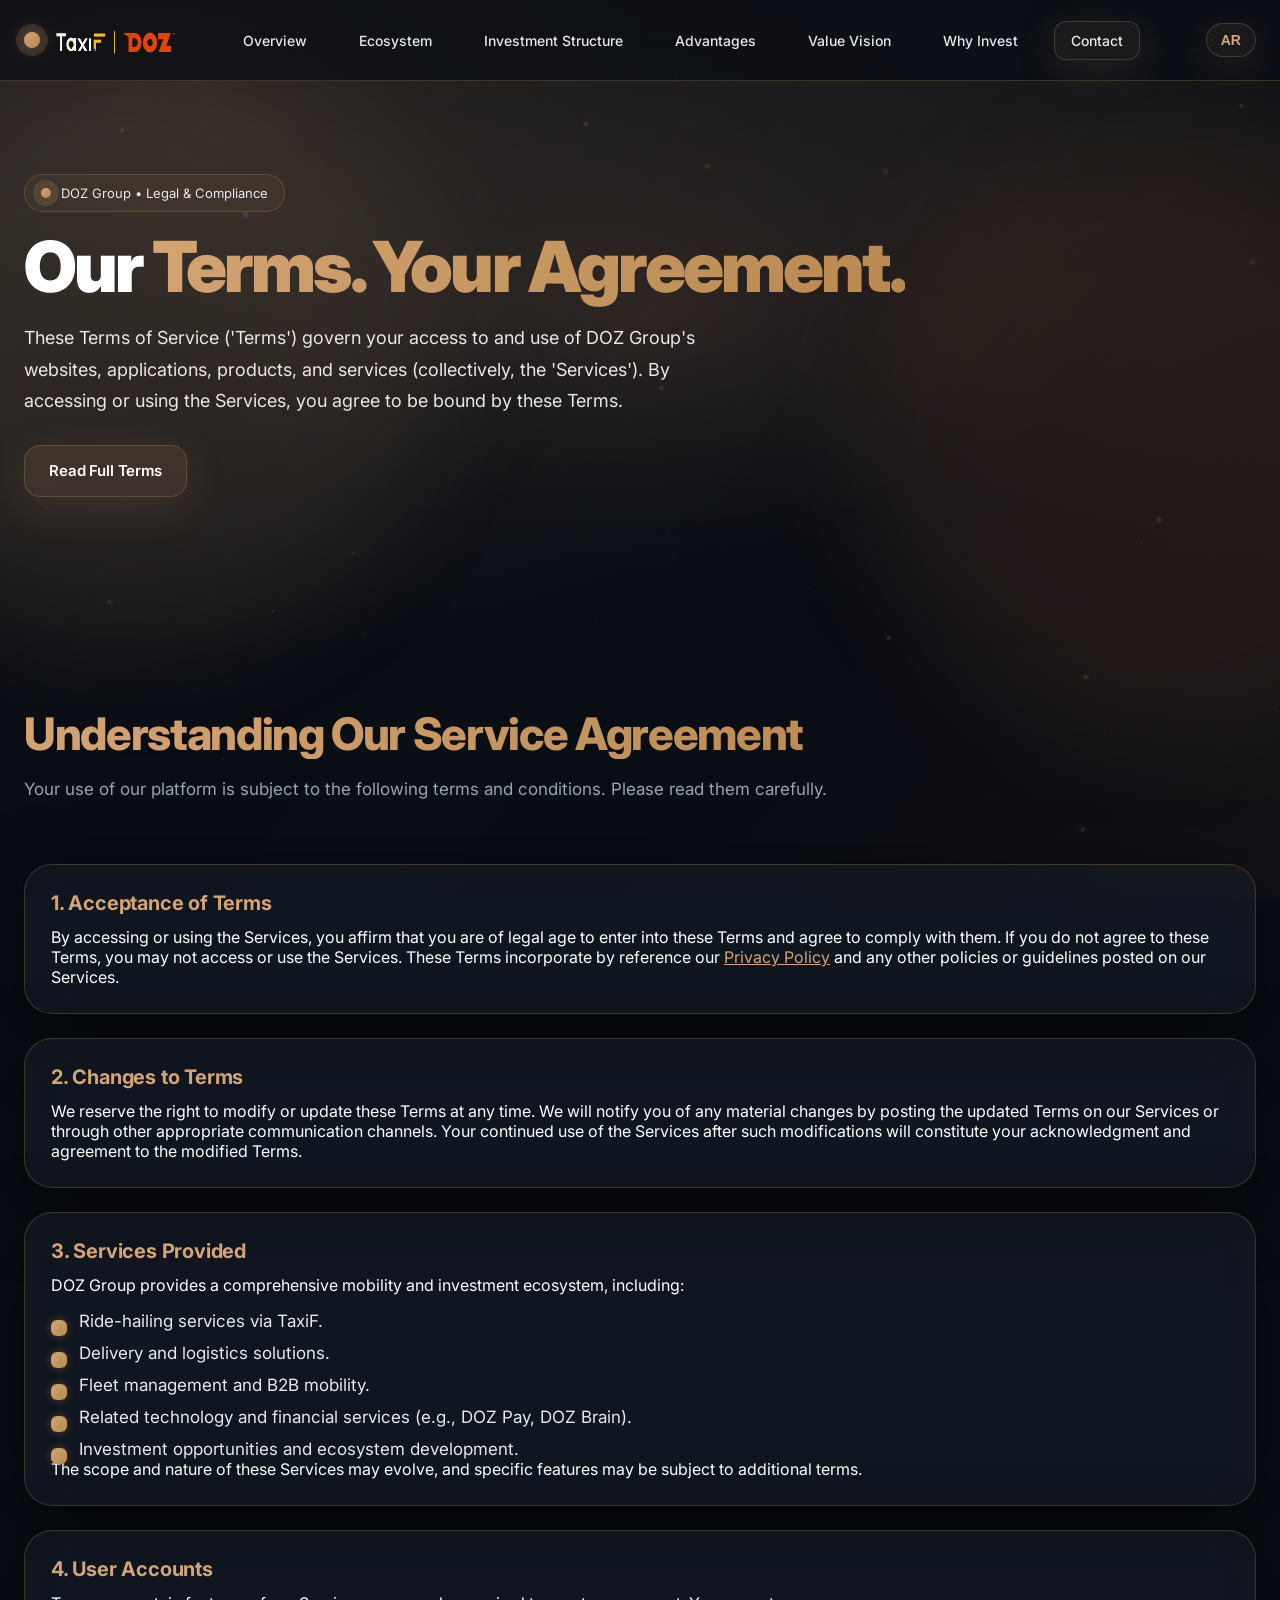
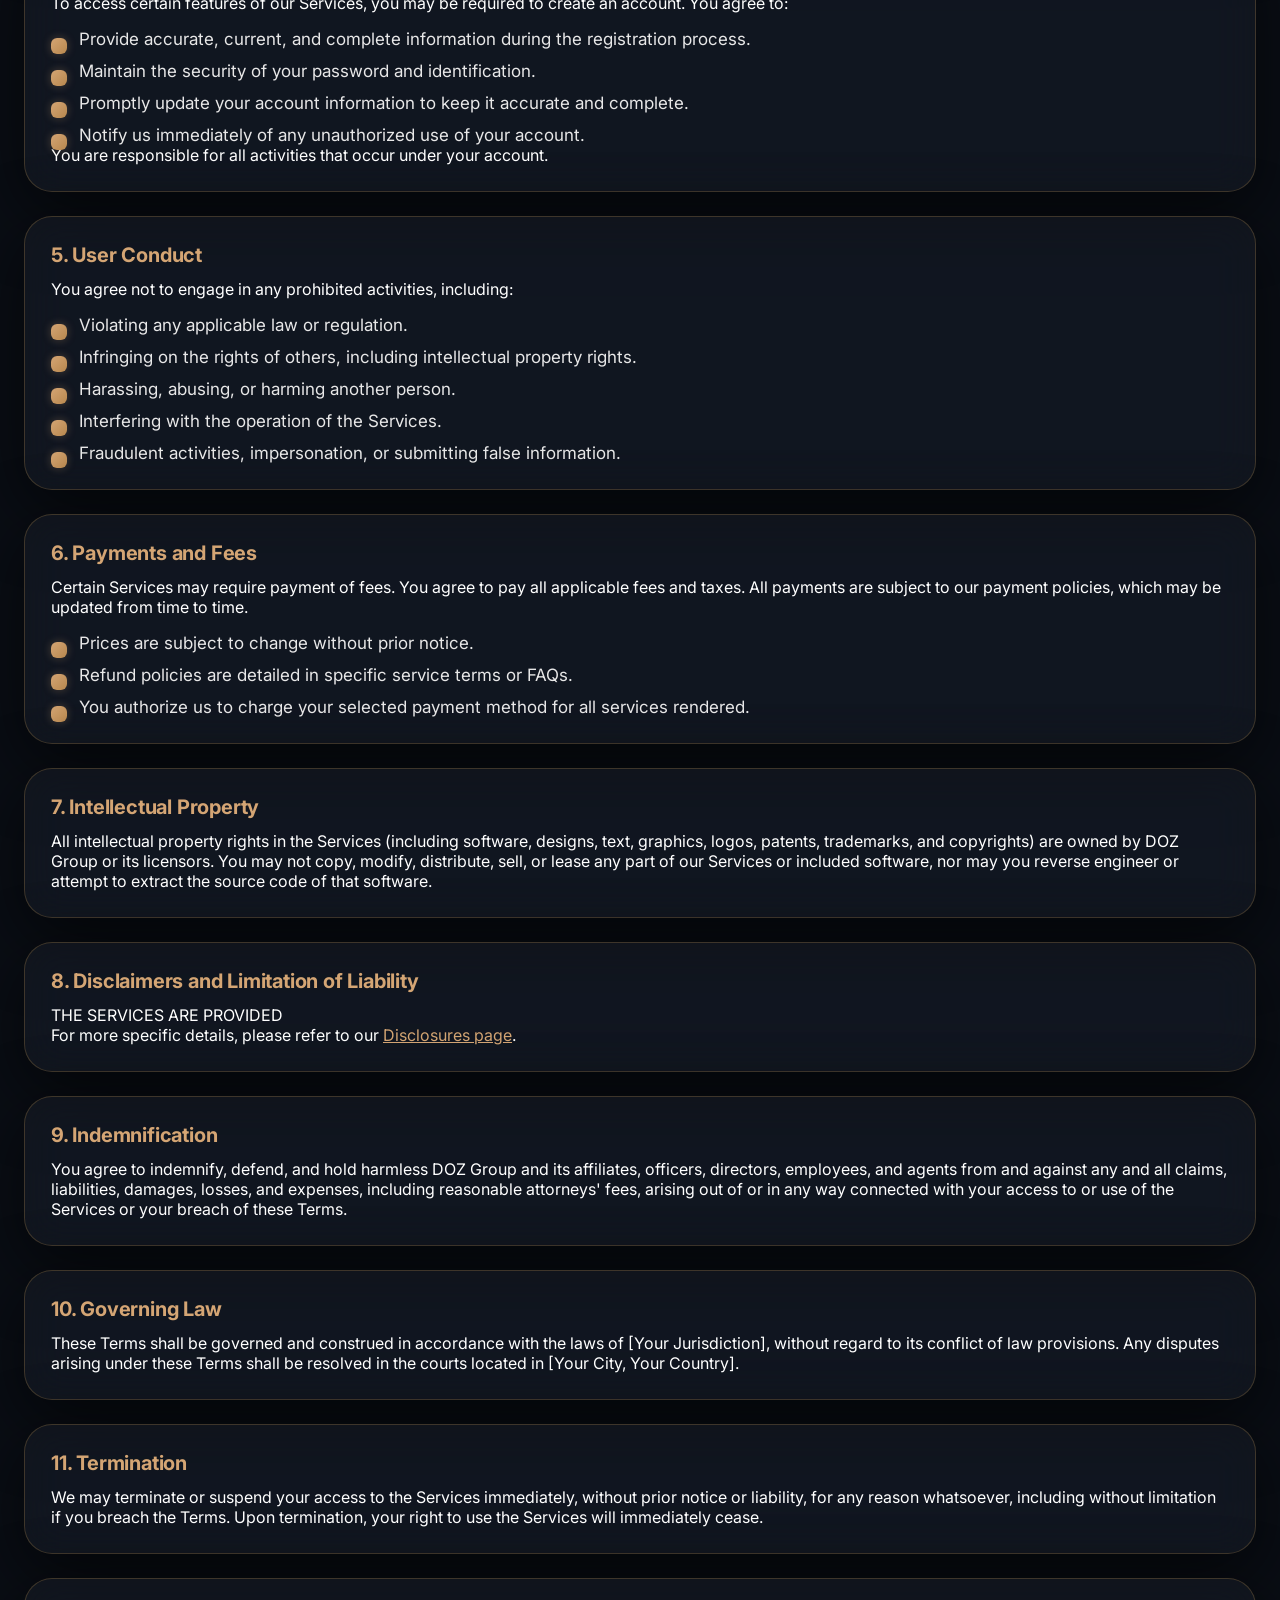
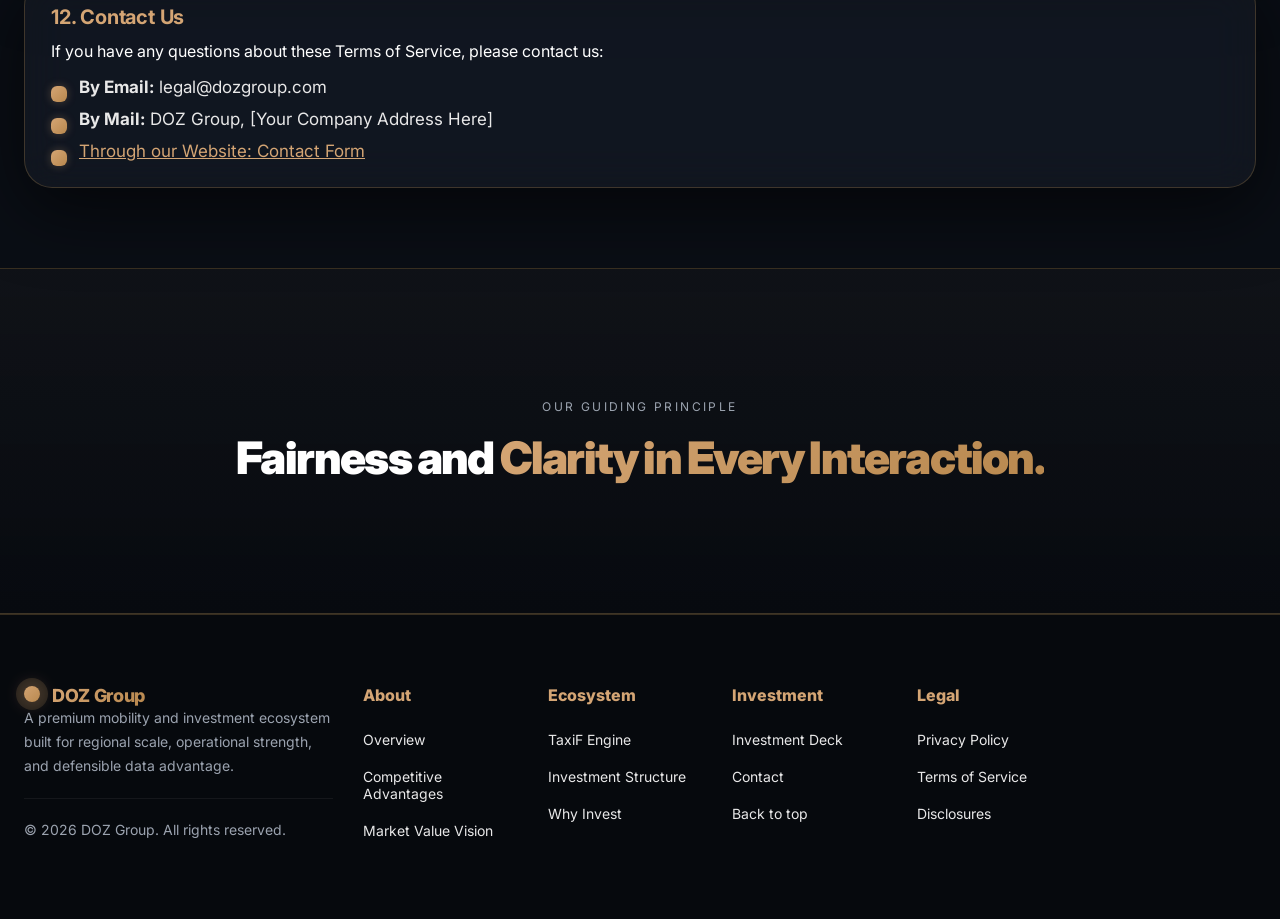
<file: Terms.html>
<!doctype html>
<html lang="en" dir="ltr">

<head>
  <meta charset="utf-8" />
  <meta name="viewport" content="width=device-width, initial-scale=1" />
  <meta name="theme-color" content="#0B0F14" />
  <title data-en="DOZ Group — Terms of Service" data-ar="مجموعة DOZ — شروط الخدمة">DOZ Group — Terms of Service</title>
  <meta name="description"
    data-en="Read the Terms of Service for DOZ Group. Understand your rights and obligations when using our mobility and investment ecosystem, including TaxiF and related services."
    data-ar="اطلع على شروط الخدمة لمجموعة DOZ. افهم حقوقك والتزاماتك عند استخدام نظامنا البيئي للتنقل والاستثمار، بما في ذلك TaxiF والخدمات ذات الصلة." />

  <!-- Premium typography -->
  <link rel="preconnect" href="https://fonts.googleapis.com">
  <link rel="preconnect" href="https://fonts.gstatic.com" crossorigin>
  <link href="https://fonts.googleapis.com/css2?family=Inter:wght@300;400;500;600;700;800;900&display=swap"
    rel="stylesheet">
  <link href="https://fonts.googleapis.com/css2?family=Noto+Sans+Arabic:wght@300;400;500;600;700;800;900&display=swap"
    rel="stylesheet">

  <link rel="stylesheet" href="style.css" />

  <!-- Primary Meta Tags -->
  <meta name="title" data-en="DOZ Group | Terms of Service" data-ar="مجموعة DOZ | شروط الخدمة">
  <meta name="keywords"
    content="DOZ Group, TaxiF, Mobility Ecosystem, Investment Platform, Terms of Service, User Agreement, Legal Terms, Service Conditions, مجموعة DOZ, تكسي إف, نظام بيئي للتنقل, منصة استثمار, شروط الخدمة, اتفاقية المستخدم, الشروط القانونية, شروط الخدمة">
  <meta name="author" content="DOZ Group">
  <meta name="robots" content="index, follow">
  <meta name="language" content="English">
  <meta name="revisit-after" content="7 days">
  <link rel="icon" type="image/x-icon" href="images/favicon.png">

  <!-- Viewport -->
  <meta name="viewport" content="width=device-width, initial-scale=1.0">
  <!-- Font Awesome CDN -->
  <link rel="stylesheet" href="https://cdnjs.cloudflare.com/ajax/libs/font-awesome/6.5.1/css/all.min.css">

  <!-- Open Graph / Facebook -->
  <meta property="og:type" content="website">
  <meta property="og:url" content="https://yourdomain.com/terms.html">
  <meta property="og:title" data-en="DOZ Group | Terms of Service" data-ar="مجموعة DOZ | شروط الخدمة">
  <meta property="og:description"
    data-en="Understand the terms and conditions governing your use of DOZ Group's platforms and services."
    data-ar="افهم الشروط والأحكام التي تحكم استخدامك لمنصات وخدمات مجموعة DOZ.">
  <meta property="og:image" content="https://yourdomain.com/assets/images/og-cover.jpg">

  <!-- Twitter -->
  <meta property="twitter:card" content="summary_large_image">
  <meta property="twitter:url" content="https://yourdomain.com/terms.html">
  <meta property="twitter:title" data-en="DOZ Group | Terms of Service" data-ar="مجموعة DOZ | شروط الخدمة">
  <meta property="twitter:description"
    data-en="DOZ Group's Terms of Service provide important details about your rights and responsibilities."
    data-ar="توفر شروط خدمة مجموعة DOZ تفاصيل مهمة حول حقوقك ومسؤولياتك.">
  <meta property="twitter:image" content="https://yourdomain.com/assets/images/og-cover.jpg">

  <!-- Theme Color -->
  <meta name="theme-color" content="#0F172A">

  <!-- Canonical -->
  <link rel="canonical" href="https://yourdomain.com/terms.html">
</head>

<body>
  <!-- Ambient gradient / particles canvas -->
  <canvas id="bg" aria-hidden="true"></canvas>

  <header class="topbar">
    <div class="container topbar__inner">
      <a class="brand" href="index.html" aria-label="DOZ Group Home"
        style="display: flex; justify-content: center; align-items: center;">
        <span class="brand__mark"></span>
        <img src="images/logo.png" alt="" style="width: 130px; height: 45px;">
      </a>

      <nav class="nav" aria-label="Primary">
        <a href="index.html#overview" data-en="Overview" data-ar="نظرة عامة">Overview</a>
        <a href="index.html#role" data-en="Ecosystem" data-ar="النظام البيئي">Ecosystem</a>
        <a href="index.html#structure" data-en="Investment Structure" data-ar="هيكل الاستثمار">Investment Structure</a>
        <a href="index.html#advantages" data-en="Advantages" data-ar="المزايا">Advantages</a>
        <a href="index.html#vision" data-en="Value Vision" data-ar="رؤية القيمة">Value Vision</a>
        <a href="index.html#invest" data-en="Why Invest" data-ar="لماذا تستثمر">Why Invest</a>
        <a href="index.html#contact" class="nav__cta" data-en="Contact" data-ar="تواصل معنا">Contact</a>
      </nav>

      <!-- Language Switcher -->
      <div class="lang-switcher">
        <button id="lang-toggle" class="lang-toggle-btn" aria-label="Toggle language">
          <span class="lang-text" data-en="AR" data-ar="EN">AR</span>
        </button>
      </div>

      <button class="nav__toggle" aria-label="Open menu" aria-expanded="false">
        <span></span><span></span><span></span>
      </button>
    </div>
  </header>

  <main id="top">
    <!-- TERMS OF SERVICE HERO / INTRO -->
    <section class="section--full section--privacy-hero">
      <div class="hero__parallax" data-parallax data-speed="0.25" aria-hidden="true">
        <div class="hero__grid"></div>
        <div class="hero__glow hero__glow--a"></div>
        <div class="hero__glow hero__glow--b"></div>
      </div>
      <div class="container hero__inner">
        <div class="hero__copy reveal">
          <div class="pill">
            <span class="dot"></span>
            <span data-en="DOZ Group • Legal & Compliance" data-ar="مجموعة DOZ • قانوني وامتثال">DOZ Group • Legal & Compliance</span>
          </div>

          <h1 class="h1">
            <span data-en="Our " data-ar="شروطنا. موافقتك.">Our </span><span class="accent" data-en="Terms. Your Agreement." data-ar="شروطنا. موافقتك.">Terms. Your Agreement.</span>
          </h1>

          <p class="lead"
            data-en="These Terms of Service ('Terms') govern your access to and use of DOZ Group's websites, applications, products, and services (collectively, the 'Services'). By accessing or using the Services, you agree to be bound by these Terms."
            data-ar="تحكم شروط الخدمة ('الشروط') هذه وصولك واستخدامك لمواقع وتطبيقات ومنتجات وخدمات مجموعة DOZ (يشار إليها جميعًا باسم 'الخدمات'). من خلال الوصول إلى الخدمات أو استخدامها، فإنك توافق على الالتزام بهذه الشروط.">
            These Terms of Service ("Terms") govern your access to and use of DOZ Group's websites, applications, products, and services (collectively, the "Services"). By accessing or using the Services, you agree to be bound by these Terms.
          </p>

          <div class="hero__actions">
            <a class="btn btn--primary" href="#terms-details">
              <span data-en="Read Full Terms" data-ar="اقرأ الشروط كاملة">Read Full Terms</span>
              <span class="btn__shine" aria-hidden="true"></span>
            </a>
          </div>
        </div>
      </div>
    </section>

    <!-- TERMS OF SERVICE DETAILS -->
    <section id="terms-details" class="section">
      <div class="container">
        <div class="section__head reveal">
          <h2 class="h2" data-en="Understanding Our Service Agreement" data-ar="فهم اتفاقية خدمتنا">Understanding Our Service Agreement</h2>
          <p class="subhead"
            data-en="Your use of our platform is subject to the following terms and conditions. Please read them carefully."
            data-ar="يخضع استخدامك لمنصتنا للشروط والأحكام التالية. يرجى قراءتها بعناية.">
            Your use of our platform is subject to the following terms and conditions. Please read them carefully.
          </p>
        </div>

        <!-- 1. Acceptance of Terms -->
        <div class="card glass reveal" data-delay="0">
          <h3 class="h3" data-en="1. Acceptance of Terms" data-ar="1. قبول الشروط">1. Acceptance of Terms</h3>
          <p class="body"
            data-en='By accessing or using the Services, you affirm that you are of legal age to enter into these Terms and agree to comply with them. If you do not agree to these Terms, you may not access or use the Services. These Terms incorporate by reference our <a href="privacy.html" class="link-style">Privacy Policy</a> and any other policies or guidelines posted on our Services.'
            data-ar='من خلال الوصول إلى الخدمات أو استخدامها، فإنك تؤكد أنك في السن القانوني للدخول في هذه الشروط وتوافق على الالتزام بها. إذا كنت لا توافق على هذه الشروط، فلا يجوز لك الوصول إلى الخدمات أو استخدامها. تتضمن هذه الشروط بالإشارة <a href="privacy.html" class="link-style">سياسة الخصوصية</a> الخاصة بنا وأي سياسات أو إرشادات أخرى منشورة على خدماتنا.'>
            By accessing or using the Services, you affirm that you are of legal age to enter into these Terms and agree to comply with them. If you do not agree to these Terms, you may not access or use the Services. These Terms incorporate by reference our <a href="privacy.html" class="link-style">Privacy Policy</a> and any other policies or guidelines posted on our Services.
          </p>
        </div>

        <!-- 2. Changes to Terms -->
        <div class="card glass reveal" data-delay="120" style="margin-top: 24px;">
          <h3 class="h3" data-en="2. Changes to Terms" data-ar="2. تغييرات على الشروط">2. Changes to Terms</h3>
          <p class="body"
            data-en="We reserve the right to modify or update these Terms at any time. We will notify you of any material changes by posting the updated Terms on our Services or through other appropriate communication channels. Your continued use of the Services after such modifications will constitute your acknowledgment and agreement to the modified Terms."
            data-ar="نحتفظ بالحق في تعديل أو تحديث هذه الشروط في أي وقت. سنخطرك بأي تغييرات جوهرية عن طريق نشر الشروط المحدثة على خدماتنا أو من خلال قنوات اتصال أخرى مناسبة. سيشكل استمرارك في استخدام الخدمات بعد هذه التعديلات إقرارك وموافقتك على الشروط المعدلة.">
            We reserve the right to modify or update these Terms at any time. We will notify you of any material changes by posting the updated Terms on our Services or through other appropriate communication channels. Your continued use of the Services after such modifications will constitute your acknowledgment and agreement to the modified Terms.
          </p>
        </div>

        <!-- 3. Services Provided -->
        <div class="card glass reveal" data-delay="240" style="margin-top: 24px;">
          <h3 class="h3" data-en="3. Services Provided" data-ar="3. الخدمات المقدمة">3. Services Provided</h3>
          <p class="body"
            data-en="DOZ Group provides a comprehensive mobility and investment ecosystem, including:"
            data-ar="تقدم مجموعة DOZ نظامًا بيئيًا شاملاً للتنقل والاستثمار، بما في ذلك:">
            DOZ Group provides a comprehensive mobility and investment ecosystem, including:
          </p>
          <ul class="checklist">
            <li><span data-en="Ride-hailing services via TaxiF." data-ar="خدمات طلب الركوب عبر TaxiF.">Ride-hailing services via TaxiF.</span></li>
            <li><span data-en="Delivery and logistics solutions." data-ar="حلول التوصيل والخدمات اللوجستية.">Delivery and logistics solutions.</span></li>
            <li><span data-en="Fleet management and B2B mobility." data-ar="إدارة الأساطيل والتنقل بين الشركات.">Fleet management and B2B mobility.</span></li>
            <li><span data-en="Related technology and financial services (e.g., DOZ Pay, DOZ Brain)." data-ar="الخدمات التكنولوجية والمالية ذات الصلة (مثل DOZ Pay، DOZ Brain).">Related technology and financial services (e.g., DOZ Pay, DOZ Brain).</span></li>
            <li><span data-en="Investment opportunities and ecosystem development." data-ar="فرص الاستثمار وتطوير النظام البيئي.">Investment opportunities and ecosystem development.</span></li>
          </ul>
          <p class="body"
            data-en="The scope and nature of these Services may evolve, and specific features may be subject to additional terms."
            data-ar="قد يتطور نطاق وطبيعة هذه الخدمات، وقد تخضع الميزات المحددة لشروط إضافية.">
            The scope and nature of these Services may evolve, and specific features may be subject to additional terms.
          </p>
        </div>

        <!-- 4. User Accounts -->
        <div class="card glass reveal" data-delay="360" style="margin-top: 24px;">
          <h3 class="h3" data-en="4. User Accounts" data-ar="4. حسابات المستخدمين">4. User Accounts</h3>
          <p class="body"
            data-en="To access certain features of our Services, you may be required to create an account. You agree to:"
            data-ar="للوصول إلى ميزات معينة من خدماتنا، قد يُطلب منك إنشاء حساب. أنت توافق على:">
            To access certain features of our Services, you may be required to create an account. You agree to:
          </p>
          <ul class="checklist">
            <li><span data-en="Provide accurate, current, and complete information during the registration process." data-ar="توفير معلومات دقيقة وحديثة وكاملة أثناء عملية التسجيل.">Provide accurate, current, and complete information during the registration process.</span></li>
            <li><span data-en="Maintain the security of your password and identification." data-ar="الحفاظ على أمان كلمة مرورك ومعلومات هويتك.">Maintain the security of your password and identification.</span></li>
            <li><span data-en="Promptly update your account information to keep it accurate and complete." data-ar="تحديث معلومات حسابك على الفور للحفاظ عليها دقيقة وكاملة.">Promptly update your account information to keep it accurate and complete.</span></li>
            <li><span data-en="Notify us immediately of any unauthorized use of your account." data-ar="إبلاغنا فورًا بأي استخدام غير مصرح به لحسابك.">Notify us immediately of any unauthorized use of your account.</span></li>
          </ul>
          <p class="body"
            data-en="You are responsible for all activities that occur under your account."
            data-ar="أنت مسؤول عن جميع الأنشطة التي تحدث تحت حسابك.">
            You are responsible for all activities that occur under your account.
          </p>
        </div>

        <!-- 5. User Conduct -->
        <div class="card glass reveal" data-delay="480" style="margin-top: 24px;">
          <h3 class="h3" data-en="5. User Conduct" data-ar="5. سلوك المستخدم">5. User Conduct</h3>
          <p class="body"
            data-en="You agree not to engage in any prohibited activities, including:"
            data-ar="أنت توافق على عدم الانخراط في أي أنشطة محظورة، بما في ذلك:">
            You agree not to engage in any prohibited activities, including:
          </p>
          <ul class="checklist">
            <li><span data-en="Violating any applicable law or regulation." data-ar="انتهاك أي قانون أو لائحة معمول بها.">Violating any applicable law or regulation.</span></li>
            <li><span data-en="Infringing on the rights of others, including intellectual property rights." data-ar="التعدي على حقوق الآخرين، بما في ذلك حقوق الملكية الفكرية.">Infringing on the rights of others, including intellectual property rights.</span></li>
            <li><span data-en="Harassing, abusing, or harming another person." data-ar="التحرش، الإساءة، أو إلحاق الضرر بشخص آخر.">Harassing, abusing, or harming another person.</span></li>
            <li><span data-en="Interfering with the operation of the Services." data-ar="التدخل في تشغيل الخدمات.">Interfering with the operation of the Services.</span></li>
            <li><span data-en="Fraudulent activities, impersonation, or submitting false information." data-ar="الأنشطة الاحتيالية، انتحال الشخصية، أو تقديم معلومات خاطئة.">Fraudulent activities, impersonation, or submitting false information.</span></li>
          </ul>
        </div>

        <!-- 6. Payments and Fees -->
        <div class="card glass reveal" data-delay="600" style="margin-top: 24px;">
          <h3 class="h3" data-en="6. Payments and Fees" data-ar="6. المدفوعات والرسوم">6. Payments and Fees</h3>
          <p class="body"
            data-en="Certain Services may require payment of fees. You agree to pay all applicable fees and taxes. All payments are subject to our payment policies, which may be updated from time to time."
            data-ar="قد تتطلب بعض الخدمات دفع رسوم. أنت توافق على دفع جميع الرسوم والضرائب المطبقة. تخضع جميع المدفوعات لسياسات الدفع الخاصة بنا، والتي قد يتم تحديثها من وقت لآخر.">
            Certain Services may require payment of fees. You agree to pay all applicable fees and taxes. All payments are subject to our payment policies, which may be updated from time to time.
          </p>
          <ul class="checklist">
            <li><span data-en="Prices are subject to change without prior notice." data-ar="الأسعار قابلة للتغيير دون إشعار مسبق.">Prices are subject to change without prior notice.</span></li>
            <li><span data-en="Refund policies are detailed in specific service terms or FAQs." data-ar="تفاصيل سياسات الاسترداد موجودة في شروط الخدمة المحددة أو الأسئلة الشائعة.">Refund policies are detailed in specific service terms or FAQs.</span></li>
            <li><span data-en="You authorize us to charge your selected payment method for all services rendered." data-ar="أنت تخولنا بخصم قيمة جميع الخدمات المقدمة من طريقة الدفع التي اخترتها.">You authorize us to charge your selected payment method for all services rendered.</span></li>
          </ul>
        </div>

        <!-- 7. Intellectual Property -->
        <div class="card glass reveal" data-delay="720" style="margin-top: 24px;">
          <h3 class="h3" data-en="7. Intellectual Property" data-ar="7. الملكية الفكرية">7. Intellectual Property</h3>
          <p class="body"
            data-en="All intellectual property rights in the Services (including software, designs, text, graphics, logos, patents, trademarks, and copyrights) are owned by DOZ Group or its licensors. You may not copy, modify, distribute, sell, or lease any part of our Services or included software, nor may you reverse engineer or attempt to extract the source code of that software."
            data-ar="جميع حقوق الملكية الفكرية في الخدمات (بما في ذلك البرمجيات، التصاميم، النصوص، الرسومات، الشعارات، براءات الاختراع، العلامات التجارية، وحقوق النشر) مملوكة لمجموعة DOZ أو مرخصيها. لا يجوز لك نسخ أو تعديل أو توزيع أو بيع أو تأجير أي جزء من خدماتنا أو البرمجيات المتضمنة، ولا يجوز لك إجراء هندسة عكسية أو محاولة استخراج كود المصدر لهذه البرمجيات.">
            All intellectual property rights in the Services (including software, designs, text, graphics, logos, patents, trademarks, and copyrights) are owned by DOZ Group or its licensors. You may not copy, modify, distribute, sell, or lease any part of our Services or included software, nor may you reverse engineer or attempt to extract the source code of that software.
          </p>
        </div>

        <!-- 8. Disclaimers and Limitation of Liability -->
        <div class="card glass reveal" data-delay="840" style="margin-top: 24px;">
          <h3 class="h3" data-en="8. Disclaimers and Limitation of Liability" data-ar="8. إخلاء المسؤولية وتحديدها">8. Disclaimers and Limitation of Liability</h3>
          <p class="body"
            data-en="THE SERVICES ARE PROVIDED "AS IS" AND "AS AVAILABLE" WITHOUT WARRANTIES OF ANY KIND, EITHER EXPRESS OR IMPLIED. TO THE FULLEST EXTENT PERMITTED BY LAW, DOZ GROUP DISCLAIMS ALL WARRANTIES. DOZ GROUP WILL NOT BE LIABLE FOR ANY INDIRECT, INCIDENTAL, SPECIAL, CONSEQUENTIAL, OR PUNITIVE DAMAGES, OR ANY LOSS OF PROFITS OR REVENUES, WHETHER INCURRED DIRECTLY OR INDIRECTLY."
            data-ar="الخدمات مقدمة "كما هي" و "حسب توفرها" بدون ضمانات من أي نوع، سواء صريحة أو ضمنية. إلى أقصى حد يسمح به القانون، تتنصل مجموعة DOZ من جميع الضمانات. لن تكون مجموعة DOZ مسؤولة عن أي أضرار غير مباشرة، عرضية، خاصة، تبعية، أو تأديبية، أو أي خسارة في الأرباح أو الإيرادات، سواء تكبدت بشكل مباشر أو غير مباشر.">
            THE SERVICES ARE PROVIDED "AS IS" AND "AS AVAILABLE" WITHOUT WARRANTIES OF ANY KIND, EITHER EXPRESS OR IMPLIED. TO THE FULLEST EXTENT PERMITTED BY LAW, DOZ GROUP DISCLAIMS ALL WARRANTIES. DOZ GROUP WILL NOT BE LIABLE FOR ANY INDIRECT, INCIDENTAL, SPECIAL, CONSEQUENTIAL, OR PUNITIVE DAMAGES, OR ANY LOSS OF PROFITS OR REVENUES, WHETHER INCURRED DIRECTLY OR INDIRECTLY.
          </p>
          <p class="body"
            data-en='For more specific details, please refer to our <a href="disclosures.html" class="link-style">Disclosures page</a>.'
            data-ar='لمزيد من التفاصيل المحددة، يرجى الرجوع إلى <a href="disclosures.html" class="link-style">صفحة الإفصاحات</a> الخاصة بنا.'>
            For more specific details, please refer to our <a href="disclosures.html" class="link-style">Disclosures page</a>.
          </p>
        </div>

        <!-- 9. Indemnification -->
        <div class="card glass reveal" data-delay="960" style="margin-top: 24px;">
          <h3 class="h3" data-en="9. Indemnification" data-ar="9. التعويض">9. Indemnification</h3>
          <p class="body"
            data-en="You agree to indemnify, defend, and hold harmless DOZ Group and its affiliates, officers, directors, employees, and agents from and against any and all claims, liabilities, damages, losses, and expenses, including reasonable attorneys' fees, arising out of or in any way connected with your access to or use of the Services or your breach of these Terms."
            data-ar="أنت توافق على تعويض والدفاع عن وحماية مجموعة DOZ وشركاتها التابعة والمسؤولين والمديرين والموظفين والوكلاء من وضد أي وجميع المطالبات والالتزامات والأضرار والخسائر والمصروفات، بما في ذلك أتعاب المحاماة المعقولة، الناشئة عن أو المتصلة بأي شكل من الأشكال بوصولك إلى أو استخدامك للخدمات أو خرقك لهذه الشروط.">
            You agree to indemnify, defend, and hold harmless DOZ Group and its affiliates, officers, directors, employees, and agents from and against any and all claims, liabilities, damages, losses, and expenses, including reasonable attorneys' fees, arising out of or in any way connected with your access to or use of the Services or your breach of these Terms.
          </p>
        </div>

        <!-- 10. Governing Law -->
        <div class="card glass reveal" data-delay="1080" style="margin-top: 24px;">
          <h3 class="h3" data-en="10. Governing Law" data-ar="10. القانون الحاكم">10. Governing Law</h3>
          <p class="body"
            data-en="These Terms shall be governed and construed in accordance with the laws of [Your Jurisdiction], without regard to its conflict of law provisions. Any disputes arising under these Terms shall be resolved in the courts located in [Your City, Your Country]."
            data-ar="تحكم هذه الشروط وتفسر وفقًا لقوانين [ولايتك القضائية]، دون الأخذ في الاعتبار تضارب أحكامها القانونية. تحل أي نزاعات تنشأ بموجب هذه الشروط في المحاكم الواقعة في [مدينتك، بلدك].">
            These Terms shall be governed and construed in accordance with the laws of [Your Jurisdiction], without regard to its conflict of law provisions. Any disputes arising under these Terms shall be resolved in the courts located in [Your City, Your Country].
          </p>
        </div>

        <!-- 11. Termination -->
        <div class="card glass reveal" data-delay="1200" style="margin-top: 24px;">
          <h3 class="h3" data-en="11. Termination" data-ar="11. الإنهاء">11. Termination</h3>
          <p class="body"
            data-en="We may terminate or suspend your access to the Services immediately, without prior notice or liability, for any reason whatsoever, including without limitation if you breach the Terms. Upon termination, your right to use the Services will immediately cease."
            data-ar="قد نقوم بإنهاء أو تعليق وصولك إلى الخدمات فورًا، دون إشعار مسبق أو مسؤولية، لأي سبب كان، بما في ذلك على سبيل المثال لا الحصر إذا خالفت الشروط. عند الإنهاء، سيتوقف حقك في استخدام الخدمات على الفور.">
            We may terminate or suspend your access to the Services immediately, without prior notice or liability, for any reason whatsoever, including without limitation if you breach the Terms. Upon termination, your right to use the Services will immediately cease.
          </p>
        </div>

        <!-- 12. Contact Us -->
        <div class="card glass reveal" data-delay="1320" style="margin-top: 24px;">
          <h3 class="h3" data-en="12. Contact Us" data-ar="12. اتصل بنا">12. Contact Us</h3>
          <p class="body"
            data-en="If you have any questions about these Terms of Service, please contact us:"
            data-ar="إذا كان لديك أي أسئلة حول شروط الخدمة هذه، يرجى التواصل معنا:">
            If you have any questions about these Terms of Service, please contact us:
          </p>
          <ul class="checklist">
            <li><span data-en="<strong>By Email:</strong> legal@dozgroup.com" data-ar="<strong>عبر البريد الإلكتروني:</strong> legal@dozgroup.com"><strong>By Email:</strong> legal@dozgroup.com</span></li>
            <li><span data-en="<strong>By Mail:</strong> DOZ Group, [Your Company Address Here]" data-ar="<strong>عبر البريد:</strong> مجموعة DOZ، [عنوان شركتك هنا]"><strong>By Mail:</strong> DOZ Group, [Your Company Address Here]</span></li>
            <li><a href="index.html#contact" class="link-style" data-en="Through our Website: Contact Form" data-ar="عبر موقعنا الإلكتروني: نموذج الاتصال">Contact Form</a></li>
          </ul>
        </div>
      </div>
    </section>

    <!-- VISION STATEMENT (as in original) -->
    <section class="section section--minimal">
      <div class="container">
        <div class="vision reveal">
          <p class="vision__k" data-en="Our Guiding Principle" data-ar="مبدأنا التوجيهي">Our Guiding Principle</p>
          <h2 class="vision__v">
            <span data-en=' Fairness and '
             data-ar='العدل و '>
              Fairness and </span>
            <span class="accent"
             data-en="Clarity in Every Interaction." 
            data-ar="الوضوح في كل تعامل.">Clarity in Every Interaction.</span>
          </h2>
        </div>
      </div>
    </section>

    <!-- FOOTER (as in original, with updated links) -->
    <footer id="contact" class="footer">
      <div class="container footer__grid">
        <div class="footer__brand">
          <div class="brand brand--footer">
            <span class="brand__mark"></span>
            <span class="brand__name">DOZ Group</span>
          </div>
          <p class="muted small"
            data-en="A premium mobility and investment ecosystem built for regional scale, operational strength, and defensible data advantage."
            data-ar="نظام بيئي متميز للتنقل والاستثمار مبني للتوسع الإقليمي، القوة التشغيلية، وميزة بيانات قابلة للدفاع.">
            A premium mobility and investment ecosystem built for regional scale, operational strength, and defensible
            data advantage.
          </p>
          <div class="footer__meta small muted">© <span id="year"></span> <span data-en="DOZ Group. All rights reserved." data-ar="مجموعة DOZ. جميع الحقوق محفوظة.">DOZ Group. All rights reserved.</span></div>
        </div>

        <div class="footer__col">
          <div class="footer__title" data-en="About" data-ar="عنّا">About</div>
          <a href="index.html#overview" data-en="Overview" data-ar="نظرة عامة">Overview</a>
          <a href="index.html#advantages" data-en="Competitive Advantages" data-ar="المزايا التنافسية">Competitive Advantages</a>
          <a href="index.html#vision" data-en="Market Value Vision" data-ar="رؤية القيمة السوقية">Market Value Vision</a>
        </div>

        <div class="footer__col">
          <div class="footer__title" data-en="Ecosystem" data-ar="النظام البيئي">Ecosystem</div>
          <a href="index.html#role" data-en="TaxiF Engine" data-ar="محرك TaxiF">TaxiF Engine</a>
          <a href="index.html#structure" data-en="Investment Structure" data-ar="هيكل الاستثمار">Investment Structure</a>
          <a href="index.html#invest" data-en="Why Invest" data-ar="لماذا تستثمر">Why Invest</a>
        </div>

        <div class="footer__col">
          <div class="footer__title" data-en="Investment" data-ar="الاستثمار">Investment</div>
          <a href="images/deck.pdf" target="_blank" rel="noopener" data-en="Investment Deck" data-ar="ملف الاستثمار">Investment Deck</a>
          <a href="index.html#contact" data-en="Contact" data-ar="تواصل معنا">Contact</a>
          <a href="#top" data-en="Back to top" data-ar="العودة للأعلى">Back to top</a>
        </div>

        <div class="footer__col">
          <div class="footer__title" data-en="Legal" data-ar="قانوني">Legal</div>
          <a href="privacy.html" data-en="Privacy Policy" data-ar="سياسة الخصوصية">Privacy Policy</a>
          <a href="terms.html" data-en="Terms of Service" data-ar="شروط الخدمة">Terms of Service</a>
          <a href="disclosures.html" data-en="Disclosures" data-ar="الإفصاحات">Disclosures</a>
        </div>
      </div>
    </footer>
  </main>

  <script src="main.js"></script>
  <script src="lang.js"></script>
</body>

</html>
</file>
<file: style.css>
/* =========================
   DOZ Group — Enhanced Premium Theme
   PDF-Matched Colors & Advanced Animations
   ========================= */
:root {
    /* Exact PDF color palette */
    --bg0: #0A0E15;
    --bg1: #0F1419;
    --bg2: #14191F;
    --panel: #1A1F26;
    --text: #FFFFFF;
    --text-secondary: #E8E8E8;
    --muted: #9BA3AF;

    --stroke: rgba(255, 255, 255, .06);
    --stroke2: rgba(255, 255, 255, .12);
    --stroke-gold: rgba(199, 154, 83, .25);

    /* PDF Gold/Orange Accent System */
    --gold-primary: #D4A574;
    --gold-dark: #B8884E;
    --gold-light: #E8C9A0;
    --orange-accent: #FF8C42;
    --orange-glow: rgba(212, 165, 116, .15);

    /* Gradient definitions */
    --gradient-gold: linear-gradient(135deg, #D4A574 0%, #B8884E 100%);
    --gradient-gold-radial: radial-gradient(circle at center, rgba(212, 165, 116, .2), transparent 70%);
    --gradient-dark: linear-gradient(180deg, #0A0E15 0%, #0A0E15 100%);

    --shadow: 0 20px 70px rgba(0, 0, 0, .6);
    --shadow-gold: 0 10px 40px rgba(212, 165, 116, .15);
    --glow-gold: 0 0 30px rgba(212, 165, 116, .3);

    --radius: 20px;
    --radius2: 28px;
    --radius-small: 12px;

    --container: 1400px;
    --transition-smooth: cubic-bezier(0.4, 0.0, 0.2, 1);
    --transition-bounce: cubic-bezier(0.68, -0.55, 0.265, 1.55);

    /* Font for Arabic */
    --font-arabic: 'Noto Sans Arabic', sans-serif;
}
.whatsapp-float {
  position: fixed;
  bottom: 25px;
  right: 25px;
  width: 60px;
  height: 60px;
  background: #c59560;
  color: #fff;
  border-radius: 50%;
  display: flex;
  align-items: center;
  justify-content: center;
  font-size: 28px;
  box-shadow: 0 8px 25px rgba(0, 0, 0, 0.2);
  z-index: 9999;
  transition: 0.3s ease;
  animation: pulse 2s infinite;
}

.whatsapp-float:hover {
  transform: scale(1.1);
  box-shadow: 0 10px 35px rgba(0, 0, 0, 0.3);
}

@keyframes pulse {
  0% {
    box-shadow: 0 0 0 0 #c59560;
  }
  70% {
    box-shadow: 0 0 0 15px rgba(37, 211, 102, 0);
  }
  100% {
    box-shadow: 0 0 0 0 rgba(37, 211, 102, 0);
  }
}

/* Animation Keyframes */
@keyframes fadeInUp {
    from {
        opacity: 0;
        transform: translateY(30px);
    }

    to {
        opacity: 1;
        transform: translateY(0);
    }
}

@keyframes fadeInScale {
    from {
        opacity: 0;
        transform: scale(0.9);
    }

    to {
        opacity: 1;
        transform: scale(1);
    }
}

@keyframes slideInRight {
    from {
        opacity: 0;
        transform: translateX(40px);
    }

    to {
        opacity: 1;
        transform: translateX(0);
    }
}

@keyframes goldPulse {

    0%,
    100% {
        box-shadow: 0 0 20px rgba(212, 165, 116, .2);
    }

    50% {
        box-shadow: 0 0 40px rgba(212, 165, 116, .4);
    }
}

@keyframes floatAnimation {

    0%,
    100% {
        transform: translateY(0);
    }

    50% {
        transform: translateY(-10px);
    }
}

@keyframes shimmer {
    0% {
        background-position: -1000px 0;
    }

    100% {
        background-position: 1000px 0;
    }
}

@keyframes rotateGlow {
    0% {
        transform: rotate(0deg);
    }

    100% {
        transform: rotate(360deg);
    }
}

* {
    box-sizing: border-box;
    margin: 0;
    padding: 0;
}

html {
    scroll-behavior: smooth;
}

html,
body {
    height: 100%;
    min-height: 100vh;
}

body {
    margin: 0;
    font-family: -apple-system, BlinkMacSystemFont, 'Segoe UI', 'Inter', sans-serif;
    background: var(--gradient-dark);
    color: var(--text);
    overflow-x: hidden;
    position: relative;
    /* Default is LTR */
    direction: ltr;
}

/* Arabic Specific Styles */
html[lang="ar"] body {
    font-family: var(--font-arabic), -apple-system, BlinkMacSystemFont, 'Segoe UI', 'Inter', sans-serif;
    direction: rtl;
    text-align: right;
}

html[lang="ar"] .hero__copy {
    text-align: right;
}

html[lang="ar"] .lead {
    text-align: right;
}

html[lang="ar"] .pill {
    margin-left: auto;
    /* Push pill to right */
    margin-right: 0;
}

html[lang="ar"] .dot {
    margin-right: 0;
    margin-left: 10px;
}

html[lang="ar"] .hero__signals {
    direction: rtl;
    /* For consistency */
}

html[lang="ar"] .signal {
    text-align: right;
}

html[lang="ar"] .signal__k {
    /* No change, already uses text-align: right due to body RTL */
}

html[lang="ar"] .stack__row {
    flex-direction: row-reverse;
    /* Swap label and value */
}

html[lang="ar"] .checklist li {
    padding-left: 0;
    padding-right: 28px;
}

html[lang="ar"] .checklist li::before {
    left: auto;
    right: 0;
}

html[lang="ar"] .feature__title {
    text-align: right;
}

html[lang="ar"] .feature__desc {
    text-align: right;
}

html[lang="ar"] .feature__more p {
    text-align: right;
}

html[lang="ar"] .table__head div:first-child {
    text-align: right;
}

html[lang="ar"] .table__title {
    text-align: right;
}

html[lang="ar"] .table__desc {
    text-align: right;
}

html[lang="ar"] .bullet {
    text-align: right;
}

html[lang="ar"] .bullet__icon {
    margin-right: 0;
    margin-left: 20px;
}

html[lang="ar"] .bullet__body {
    text-align: right;
}

html[lang="ar"] .stage {
    text-align: right;
}

html[lang="ar"] .stage__value {
    direction: ltr;
    /* Keep numbers LTR for readability */
    display: inline-block;
    /* To apply ltr direction */
}

html[lang="ar"] .stage__range {
    margin-left: 0;
    margin-right: 10px;
}

html[lang="ar"] .impact__left {
    text-align: right;
}

html[lang="ar"] .stat {
    text-align: right;
}

html[lang="ar"] .bigtype {
    border-left: none;
    border-right: 2px solid var(--gold-primary);
    padding-left: 0;
    padding-right: 24px;
}

html[lang="ar"] .quote p {
    text-align: right;
}

html[lang="ar"] .quote__by {
    text-align: right;
}

html[lang="ar"] .footer__brand p {
    text-align: right;
}

html[lang="ar"] .footer__meta {
    text-align: right;
}

html[lang="ar"] .footer__col a {
    text-align: right;
}

html[lang="ar"] .footer__col a:hover {
    transform: translateX(-3px);
    /* Adjust hover transform for RTL */
}

html[lang="ar"] .nav a::before {
    /* If needed, adjust position of underline for RTL */
}

body::before {
    content: '';
    position: fixed;
    inset: 0;
    background:
        radial-gradient(1400px 900px at 20% 15%, var(--orange-glow), transparent 60%),
        radial-gradient(1200px 800px at 80% 20%, rgba(212, 165, 116, .08), transparent 60%);
    z-index: -1;
    animation: floatAnimation 20s ease-in-out infinite;
    height: 100%;
}

a {
    color: inherit;
    text-decoration: none;
    transition: all 0.3s var(--transition-smooth);
}

.container {
    width: min(var(--container), calc(100% - 48px));
    margin-inline: auto;
}

/* Background canvas */
#bg {
    position: fixed;
    inset: 0;
    z-index: -2;
    opacity: .85;
}

/* Topbar with enhanced styling */
.topbar {
    position: fixed;
    top: 0;
    left: 0;
    right: 0;
    z-index: 50;
    background: rgba(10, 14, 21, .75);
    backdrop-filter: blur(20px) saturate(180%);
    border-bottom: 1px solid var(--stroke-gold);
    transition: all 0.3s var(--transition-smooth);
}

.topbar.scrolled {
    background: rgba(10, 14, 21, .95);
    box-shadow: 0 10px 40px rgba(0, 0, 0, .3);
}

.topbar__inner {
    height: 80px;
    display: flex;
    align-items: center;
    justify-content: space-between;
    gap: 20px;
}

.brand {
    display: flex;
    align-items: baseline;
    gap: 12px;
    font-weight: 800;
    letter-spacing: -.02em;
    transition: transform 0.3s var(--transition-smooth);
}

.brand:hover {
    transform: translateX(3px);
}

html[lang="ar"] .brand:hover {
    transform: translateX(-3px);
    /* Inverse for RTL */
}

.brand__mark {
    width: 16px;
    height: 16px;
    border-radius: 8px;
    background: var(--gradient-gold);
    box-shadow: 0 0 0 8px var(--orange-glow);
    animation: goldPulse 3s ease-in-out infinite;
    position: relative;
}

.brand__mark::after {
    content: '';
    position: absolute;
    inset: -3px;
    border-radius: 10px;
    background: var(--gradient-gold);
    opacity: 0.3;
    filter: blur(8px);
}

.brand__name {
    font-size: 18px;
    background: var(--gradient-gold);
    -webkit-background-clip: text;
    background-clip: text;
    color: transparent;
}

.brand__tag {
    font-size: 11px;
    padding: 5px 12px;
    border: 1px solid var(--stroke-gold);
    border-radius: 999px;
    color: var(--muted);
    transform: translateY(-2px);
    background: rgba(212, 165, 116, .05);
}

.nav {
    display: flex;
    gap: 20px;
    align-items: center;
}

.nav a {
    font-size: 14px;
    font-weight: 500;
    color: var(--text-secondary);
    padding: 10px 16px;
    border-radius: var(--radius-small);
    transition: all 0.3s var(--transition-smooth);
    position: relative;
}

.nav a::before {
    content: '';
    position: absolute;
    bottom: 8px;
    left: 50%;
    transform: translateX(-50%) scaleX(0);
    width: 70%;
    height: 2px;
    background: var(--gradient-gold);
    transition: transform 0.3s var(--transition-smooth);
}

.nav a:hover {
    color: var(--gold-primary);
    transform: translateY(-2px);
}

.nav a:hover::before {
    transform: translateX(-50%) scaleX(1);
}

.nav__cta {
    border: 1px solid var(--stroke-gold);
    background: rgba(212, 165, 116, .08);
    box-shadow: var(--shadow-gold);
}

.nav__cta:hover {
    background: rgba(212, 165, 116, .15);
    box-shadow: var(--glow-gold);
}

.nav__toggle {
    display: none;
    width: 48px;
    height: 48px;
    border-radius: 14px;
    border: 1px solid var(--stroke);
    background: rgba(255, 255, 255, .04);
    cursor: pointer;
    transition: all 0.3s var(--transition-smooth);
}

.nav__toggle:hover {
    border-color: var(--stroke-gold);
    background: rgba(212, 165, 116, .08);
}

.nav__toggle span {
    display: block;
    height: 2px;
    margin: 7px 12px;
    background: var(--gold-primary);
    transition: all 0.3s var(--transition-smooth);
}

/* Language Switcher Styles */
.lang-switcher {
    margin-left: 20px;
    /* Adjust as needed for spacing */
}

html[lang="ar"] .lang-switcher {
    margin-left: 0;
    margin-right: 20px;
}

.lang-toggle-btn {
    background: rgba(212, 165, 116, .08);
    border: 1px solid var(--stroke-gold);
    color: var(--gold-primary);
    padding: 8px 14px;
    border-radius: 999px;
    font-weight: 600;
    font-size: 14px;
    cursor: pointer;
    transition: all 0.3s var(--transition-smooth);
    box-shadow: var(--shadow-gold);
}

.lang-toggle-btn:hover {
    background: rgba(212, 165, 116, .15);
    box-shadow: var(--glow-gold);
    transform: translateY(-2px);
}


/* Sections */
.section {
    position: relative;
    padding: 80px 0;
}

.section--full {
    min-height: 100vh;
    display: flex;
    align-items: center;
    padding: 160px 0 100px;
}

/* New style for privacy hero to inherit full section properties */
.section--privacy-hero {
    min-height: 70vh;
    /* Slightly less than 100vh for legal pages */
    padding: 120px 0 80px;
}


.section__head {
    max-width: 900px;
    margin-bottom: 60px;
    animation: fadeInUp 0.8s var(--transition-smooth);
}

html[lang="ar"] .section__head {
    text-align: right;
    margin-left: auto;
    margin-right: 0;
}

.section--parallax {
    overflow: hidden;
}

/* Typography with PDF styling */
.h1 {
    font-size: clamp(42px, 5.5vw, 76px);
    line-height: 1;
    letter-spacing: -.04em;
    margin: 20px 0;
    font-weight: 900;
    animation: fadeInUp 0.8s var(--transition-smooth);
}

.h2 {
    font-size: clamp(32px, 3.5vw, 52px);
    line-height: 1.1;
    letter-spacing: -.03em;
    margin: 0 0 16px;
    font-weight: 800;
    background: var(--gradient-gold);
    -webkit-background-clip: text;
    background-clip: text;
    color: transparent;
}

.h3 {
    font-size: 20px;
    margin: 0 0 12px;
    letter-spacing: -.01em;
    font-weight: 700;
    color: var(--gold-primary);
}

.subhead {
    color: var(--muted);
    font-size: 17px;
    line-height: 1.7;
    margin: 0;
}

.lead {
    font-size: 18px;
    line-height: 1.75;
    color: var(--text-secondary);
    max-width: 700px;
}

.muted {
    color: var(--muted);
}

.small {
    font-size: 14px;
    line-height: 1.6;
}

.accent {
    background: var(--gradient-gold);
    -webkit-background-clip: text;
    background-clip: text;
    color: transparent;
}

.pill {
    display: inline-flex;
    align-items: center;
    gap: 10px;
    padding: 10px 16px;
    border: 1px solid var(--stroke-gold);
    border-radius: 999px;
    background: rgba(212, 165, 116, .05);
    color: var(--text-secondary);
    font-size: 13px;
    animation: fadeInScale 0.6s var(--transition-smooth);
}

.pill .dot {
    width: 10px;
    height: 10px;
    border-radius: 99px;
    background: var(--gradient-gold);
    box-shadow: 0 0 0 8px var(--orange-glow);
    animation: goldPulse 2s ease-in-out infinite;
}

/* Hero Section Enhanced */
.hero__inner {
    display: grid;
    grid-template-columns: 1.15fr .85fr;
    gap: 50px;
    align-items: center;
}

/* Adjust for privacy hero to be single column */
.section--privacy-hero .hero__inner {
    grid-template-columns: 1fr;
    gap: 30px;
}

.hero__copy>* {
    animation: fadeInUp 0.8s var(--transition-smooth);
}

.hero__copy>*:nth-child(2) {
    animation-delay: 0.1s;
}

.hero__copy>*:nth-child(3) {
    animation-delay: 0.2s;
}

.hero__copy>*:nth-child(4) {
    animation-delay: 0.3s;
}

.hero__parallax {
    position: absolute;
    inset: 0;
    z-index: -1;
}

.hero__grid {
    position: absolute;
    inset: -2px;
    background:
        radial-gradient(circle at 25% 20%, rgba(212, 165, 116, .12), transparent 50%),
        radial-gradient(circle at 75% 25%, rgba(255, 140, 66, .08), transparent 55%);
    mask-image: radial-gradient(closest-side at 50% 35%, rgba(0, 0, 0, 1), rgba(0, 0, 0, .3), transparent 75%);
}

.hero__glow {
    position: absolute;
    filter: blur(60px);
    opacity: .4;
    border-radius: 999px;
    animation: floatAnimation 15s ease-in-out infinite;
}

.hero__glow--a {
    width: 600px;
    height: 600px;
    left: -160px;
    top: 60px;
    background: rgba(212, 165, 116, .25);
    animation-delay: 0s;
}

.hero__glow--b {
    width: 600px;
    height: 600px;
    right: -180px;
    top: 140px;
    background: rgba(255, 140, 66, .2);
    animation-delay: 7.5s;
}

.hero__actions {
    display: flex;
    gap: 14px;
    margin-top: 28px;
    flex-wrap: wrap;
}

html[lang="ar"] .hero__actions {
    flex-direction: row-reverse;
    /* For RTL */
    justify-content: flex-end;
    /* Align to right */
}


.btn {
    position: relative;
    display: inline-flex;
    align-items: center;
    justify-content: center;
    height: 52px;
    padding: 0 24px;
    border-radius: 16px;
    border: 1px solid var(--stroke);
    font-weight: 600;
    font-size: 15px;
    letter-spacing: -.01em;
    transition: all 0.3s var(--transition-smooth);
    overflow: hidden;
    cursor: pointer;
}

.btn::before {
    content: '';
    position: absolute;
    inset: 0;
    background: var(--gradient-gold);
    opacity: 0;
    transition: opacity 0.3s var(--transition-smooth);
}

.btn--primary {
    border-color: var(--stroke-gold);
    background: rgba(212, 165, 116, .12);
    box-shadow: var(--shadow-gold);
}

.btn--primary:hover {
    transform: translateY(-3px);
    box-shadow: var(--glow-gold);
    background: rgba(212, 165, 116, .18);
}

.btn--ghost {
    background: rgba(255, 255, 255, .04);
}

.btn--ghost:hover {
    transform: translateY(-3px);
    background: rgba(255, 255, 255, .08);
    border-color: var(--stroke-gold);
}

.btn__shine {
    position: absolute;
    inset: -1px;
    background: linear-gradient(120deg, transparent 0%, rgba(212, 165, 116, .4) 15%, transparent 32%);
    transform: translateX(-120%);
    transition: transform 1s var(--transition-smooth);
}

.btn--primary:hover .btn__shine {
    transform: translateX(120%);
}

html[lang="ar"] .btn__shine {
    background: linear-gradient(240deg, transparent 0%, rgba(212, 165, 116, .4) 15%, transparent 32%);
    /* Invert gradient direction */
    transform: translateX(120%);
    /* Start from right */
}

html[lang="ar"] .btn--primary:hover .btn__shine {
    transform: translateX(-120%);
    /* End at left */
}


.hero__signals {
    margin-top: 32px;
    display: grid;
    grid-template-columns: repeat(3, minmax(0, 1fr));
    gap: 12px;
}

html[lang="ar"] .hero__signals {
    /* No change needed here, grid auto-places items */
}

.signal {
    padding: 14px;
    border-radius: 18px;
    border: 1px solid var(--stroke-gold);
    background: rgba(212, 165, 116, .04);
    transition: all 0.3s var(--transition-smooth);
    animation: fadeInScale 0.6s var(--transition-smooth);
}

.signal:nth-child(1) {
    animation-delay: 0.4s;
}

.signal:nth-child(2) {
    animation-delay: 0.5s;
}

.signal:nth-child(3) {
    animation-delay: 0.6s;
}

.signal:hover {
    transform: translateY(-3px);
    background: rgba(212, 165, 116, .08);
    box-shadow: var(--shadow-gold);
}

.signal__k {
    font-size: 11px;
    color: var(--muted);
    text-transform: uppercase;
    letter-spacing: .05em;
}

.signal__v {
    font-size: 14px;
    font-weight: 700;
    letter-spacing: -.01em;
    color: var(--gold-primary);
}

/* Cards with enhanced glass effect */
.card {
    border-radius: var(--radius2);
    border: 1px solid var(--stroke-gold);
    background: rgba(26, 31, 38, .6);
    backdrop-filter: blur(20px);
    box-shadow: var(--shadow);
    padding: 26px;
    transition: all 0.4s var(--transition-smooth);
    position: relative;
    overflow: hidden;
}

.card::before {
    content: '';
    position: absolute;
    inset: 0;
    background: var(--gradient-gold-radial);
    opacity: 0;
    transition: opacity 0.4s var(--transition-smooth);
}

.card:hover {
    transform: translateY(-5px);
    box-shadow: var(--shadow-gold), var(--shadow);
    border-color: var(--gold-dark);
}

.card:hover::before {
    opacity: 1;
}

.glass {
    background: rgba(26, 31, 38, .5);
    backdrop-filter: blur(20px) saturate(180%);
}

.card--dark {
    border-radius: var(--radius2);
    border: 1px solid var(--stroke-gold);
    background: linear-gradient(180deg, rgba(26, 31, 38, .6), rgba(20, 25, 31, .4));
    padding: 26px;
    box-shadow: var(--shadow);
}

.card--hero {
    animation: fadeInScale 0.8s var(--transition-smooth) 0.4s both;
}

.card--hero .card__top {
    display: flex;
    justify-content: space-between;
    align-items: center;
    gap: 14px;
}

html[lang="ar"] .card--hero .card__top {
    flex-direction: row-reverse;
    /* Swap chip and status */
}


.chip {
    font-size: 12px;
    color: var(--text-secondary);
    padding: 8px 14px;
    border-radius: 999px;
    border: 1px solid var(--stroke-gold);
    background: rgba(212, 165, 116, .06);
}

.status {
    display: flex;
    align-items: center;
    gap: 8px;
    font-size: 13px;
    color: var(--text-secondary);
}

html[lang="ar"] .status {
    flex-direction: row-reverse;
    /* Swap dot and text */
}

.status__dot {
    width: 10px;
    height: 10px;
    border-radius: 99px;
    background: var(--gradient-gold);
    box-shadow: 0 0 0 8px var(--orange-glow);
    animation: goldPulse 2s ease-in-out infinite;
}

.divider {
    height: 1px;
    background: var(--stroke-gold);
    margin: 20px 0;
}

.stack {
    display: grid;
    gap: 12px;
}

.stack__row {
    display: flex;
    justify-content: space-between;
    gap: 16px;
}

.stack__label {
    color: var(--muted);
    font-size: 13px;
}

.stack__value {
    font-weight: 700;
    font-size: 14px;
    color: var(--gold-primary);
}

/* Layout helpers */
.grid-2 {
    display: grid;
    grid-template-columns: 1fr 1fr;
    gap: 24px;
}

.metric {
    padding: 18px 0;
    border-bottom: 1px solid var(--stroke);
}

.metric:last-child {
    border-bottom: none;
}

.metric__k {
    font-size: 13px;
    color: var(--muted);
    text-transform: uppercase;
    letter-spacing: .05em;
}

.metric__v {
    font-size: 15px;
    font-weight: 700;
    margin-top: 8px;
    color: var(--gold-primary);
}

.gradient-bar {
    height: 12px;
    border-radius: 999px;
    margin-top: 20px;
    background: var(--gradient-gold);
    opacity: .9;
    position: relative;
    overflow: hidden;
}

.gradient-bar::after {
    content: '';
    position: absolute;
    inset: 0;
    background: linear-gradient(90deg, transparent, rgba(255, 255, 255, .3), transparent);
    animation: shimmer 3s linear infinite;
}

/* Enhanced parallax sections */
.section__parallax {
    position: absolute;
    inset: 0;
    z-index: -1;
}

.noise {
    position: absolute;
    inset: 0;
    background-image: url("data:image/svg+xml,%3Csvg xmlns='http://www.w3.org/2000/svg' width='200' height='200'%3E%3Cfilter id='n'%3E%3CfeTurbulence type='fractalNoise' baseFrequency='.85' numOctaves='4' stitchTiles='stitch'/%3E%3C/filter%3E%3Crect width='200' height='200' filter='url(%23n)' opacity='.4'/%3E%3C/svg%3E");
    opacity: .06;
}

.overlay-grad {
    position: absolute;
    inset: 0;
    background:
        radial-gradient(1000px 600px at 25% 40%, rgba(212, 165, 116, .1), transparent 65%),
        radial-gradient(1000px 600px at 75% 25%, rgba(255, 140, 66, .08), transparent 65%),
        linear-gradient(180deg, rgba(0, 0, 0, .1), rgba(0, 0, 0, .4));
}

.overlay-grad--alt {
    background:
        radial-gradient(1000px 600px at 30% 40%, rgba(255, 140, 66, .08), transparent 65%),
        radial-gradient(1000px 600px at 70% 30%, rgba(212, 165, 116, .1), transparent 65%),
        linear-gradient(180deg, rgba(0, 0, 0, .15), rgba(0, 0, 0, .45));
}

/* Feature grid with animations */
.feature-grid {
    display: grid;
    grid-template-columns: 1fr 1fr;
    gap: 16px;
}

.feature {
    border: 1px solid var(--stroke-gold);
    border-radius: var(--radius);
    padding: 20px;
    min-height: 170px;
    transition: all 0.4s var(--transition-smooth);
    position: relative;
    overflow: hidden;
    background: rgba(26, 31, 38, .4);
    backdrop-filter: blur(10px);
    cursor: pointer;
}

.feature::after {
    content: '';
    position: absolute;
    inset: -2px;
    background: var(--gradient-gold);
    opacity: 0;
    transition: opacity 0.4s var(--transition-smooth);
    z-index: -1;
}

.feature:hover,
.feature:focus {
    transform: translateY(-6px);
    border-color: var(--gold-primary);
    box-shadow: var(--glow-gold);
}

.feature:hover::after,
.feature:focus::after {
    opacity: 0.15;
}

.feature__icon {
    font-size: 24px;
    opacity: .95;
}

.feature__icon i {
    color: #CFA172;
}

.feature__title {
    margin: 14px 0 8px;
    font-size: 16px;
    letter-spacing: -.01em;
    color: var(--gold-primary);
    font-weight: 700;
}

.feature__desc {
    margin: 0;
    color: var(--text-secondary);
    font-size: 14px;
    line-height: 1.6;
}

.feature__more {
    max-height: 0;
    opacity: 0;
    overflow: hidden;
    transition: all 0.4s var(--transition-smooth);
}

.feature:hover .feature__more,
.feature:focus .feature__more {
    max-height: 200px;
    opacity: 1;
    margin-top: 12px;
}

.checklist {
    margin: 16px 0 0;
    padding: 0;
    list-style: none;
    display: grid;
    gap: 12px;
}

.checklist li {
    padding-left: 28px;
    position: relative;
    color: var(--text-secondary);
    font-size: 17px;
}

.checklist li::before {
    content: '';
    position: absolute;
    left: 0;
    top: .5em;
    width: 16px;
    height: 16px;
    border-radius: 6px;
    background: var(--gradient-gold);
    box-shadow: 0 0 10px rgba(212, 165, 116, .3);
}

/* Investment structure table enhanced */
.table {
    border: 1px solid var(--stroke-gold);
    border-radius: var(--radius2);
    overflow: hidden;
    background: rgba(26, 31, 38, .3);
    backdrop-filter: blur(20px);
}

html[lang="ar"] .table {
    text-align: right;
    /* Align table content to right */
}

.table__row {
    display: grid;
    grid-template-columns: 260px 180px 3fr 1fr;
    gap: 20px;
    padding: 20px 24px;
    border-top: 1px solid var(--stroke);
    transition: all 0.3s var(--transition-smooth);
}

html[lang="ar"] .table__row {
    grid-template-columns: 1fr 1fr 3fr 1fr;
}

.table__row:first-child {
    border-top: none;
}

.table__row:not(.table__head):hover {
    background: rgba(212, 165, 116, .05);
}

.table__head {
    background: rgba(212, 165, 116, .08);
    font-size: 12px;
    color: var(--muted);
    letter-spacing: .08em;
    text-transform: uppercase;
    font-weight: 600;
}

.table__title {
    font-weight: 800;
    letter-spacing: -.01em;
    color: var(--gold-primary);
}

.table__tag {
    font-size: 12px;
    display: flex;
    justify-content: center;
    align-items: center;
    border-radius: 20px;
    border: 1px solid var(--stroke-gold);
    background: rgba(212, 165, 116, .06);
    color: var(--text-secondary);
    /* padding: 8px; */
    height: 50px;
}

.table__desc {
    color: var(--text-secondary);
    line-height: 1.65;
}

/* Advantages bullet blocks enhanced */
.bullets {
    display: grid;
    gap: 16px;
}

.bullet {
    display: flex;
    gap: 20px;
    align-items: flex-start;
    border: 1px solid var(--stroke-gold);
    border-radius: var(--radius2);
    padding: 24px;
    background: rgba(26, 31, 38, .4);
    backdrop-filter: blur(15px);
    transition: all 0.4s var(--transition-smooth);
    position: relative;
    overflow: hidden;
}

.bullet::before {
    content: '';
    position: absolute;
    inset: 0;
    background: var(--gradient-gold-radial);
    opacity: 0;
    transition: opacity 0.4s var(--transition-smooth);
}

.bullet:hover {
    transform: translateY(-4px);
    border-color: var(--gold-primary);
    box-shadow: var(--shadow-gold);
}

html[lang="ar"] .bullet:hover {
    transform: translateY(-4px);
    /* Same Y transform */
}

.bullet:hover::before {
    opacity: 1;
}

.bullet__icon {
    width: 50px;
    height: 50px;
    border-radius: 18px;
    display: grid;
    place-items: center;
    border: 1px solid var(--stroke-gold);
    background: rgba(212, 165, 116, .12);
    font-weight: 800;
    color: var(--gold-primary);
    flex-shrink: 0;
    position: relative;
    z-index: 1;
}

.bullet__body {
    position: relative;
    z-index: 1;
}

/* Timeline with enhanced visuals */
.timeline {
    position: relative;
    display: grid;
    grid-template-columns: repeat(3, minmax(0, 1fr));
    gap: 20px;
    isolation: isolate;
    /* مهم جدًا */

}

.timeline__track {
    position: absolute;
    left: 3%;
    right: 3%;
    top: 45px;
    height: 3px;
    background: var(--gradient-gold);
    opacity: .6;
    border-radius: 999px;
    z-index: 0;
    /* تحت */
}


.timeline__track::after {
    content: '';
    position: absolute;
    inset: 0;
    background: linear-gradient(90deg, transparent, rgba(255, 255, 255, .4), transparent);
    animation: shimmer 3s linear infinite;
}

.stage {
    border: 1px solid var(--stroke-gold);
    border-radius: var(--radius2);
    padding: 24px;
    background: rgba(26, 31, 38, .5);
    backdrop-filter: blur(15px);
    transition: all 0.4s var(--transition-smooth);
    position: relative;
    z-index: 3;

}

.overview-img {
    width: 300px;
    height: 300px;
}

.overview-img img {
    width: 100%;
}

.stage:hover {
    transform: translateY(-8px);
    box-shadow: var(--glow-gold);
    border-color: var(--gold-primary);
}

.stage__top {
    display: flex;
    justify-content: space-between;
    align-items: center;
    gap: 14px;
}

html[lang="ar"] .stage__top {
    flex-direction: row-reverse;
    /* Swap tag and title */
}

.stage__tag {
    font-size: 12px;
    padding: 8px 14px;
    border-radius: 999px;
    border: 1px solid var(--stroke-gold);
    color: var(--muted);
    background: rgba(212, 165, 116, .05);
}

.stage__title {
    font-weight: 800;
    letter-spacing: -.01em;
    color: var(--gold-primary);
}

.stage__value {
    margin-top: 20px;
    font-size: 40px;
    font-weight: 900;
    letter-spacing: -.04em;
    background: var(--gradient-gold);
    -webkit-background-clip: text;
    background-clip: text;
    color: transparent;
}

.stage__range {
    font-size: 14px;
    font-weight: 600;
    color: var(--muted);
    margin-left: 10px;
}

.stage__plus {
    color: var(--gold-primary);
}

.stage__desc {
    margin: 14px 0 0;
    color: var(--text-secondary);
    line-height: 1.7;
}

/* Impact section enhanced */
.section--impact {
    padding: 150px 0;
}

.impact {
    display: grid;
    grid-template-columns: 1.05fr .95fr;
    gap: 30px;
    align-items: start;
}

html[lang="ar"] .impact {
    grid-template-columns: .95fr 1.05fr;
    /* Reverse columns for RTL */
}

.stat-row {
    display: grid;
    grid-template-columns: repeat(3, minmax(0, 1fr));
    gap: 14px;
    margin-top: 28px;
}

.stat {
    padding: 18px;
    border-radius: 18px;
    border: 1px solid var(--stroke-gold);
    background: rgba(26, 31, 38, .4);
    backdrop-filter: blur(10px);
    transition: all 0.3s var(--transition-smooth);
}

.stat:hover {
    transform: translateY(-3px);
    background: rgba(212, 165, 116, .08);
    box-shadow: var(--shadow-gold);
}

.stat__k {
    font-size: 12px;
    color: var(--muted);
    text-transform: uppercase;
    letter-spacing: .05em;
}

.stat__v {
    font-weight: 800;
    margin-top: 10px;
    color: var(--gold-primary);
}

.bigtype {
    border-left: 2px solid var(--gold-primary);
    padding-left: 24px;
}

html[lang="ar"] .bigtype {
    border-left: none;
    border-right: 2px solid var(--gold-primary);
    padding-left: 0;
    padding-right: 24px;
    line-height: 1.8;
}

html[lang="ar"] .bigtype .bigtype__line {
    line-height: 1.4;
}

.bigtype__line {
    font-size: clamp(24px, 2.5vw, 38px);
    font-weight: 900;
    letter-spacing: -.04em;
    line-height: 1.15;
    margin: 16px 0;
}

.hl {
    color: transparent;
    background: var(--gradient-gold);
    -webkit-background-clip: text;
    background-clip: text;
}

.quote {
    margin-top: 24px;
    padding: 24px;
    border-radius: var(--radius2);
    border: 1px solid var(--stroke-gold);
    background: rgba(212, 165, 116, .06);
    backdrop-filter: blur(15px);
}

.quote p {
    margin: 0;
    color: var(--text-secondary);
    line-height: 1.75;
    font-size: 16px;
}

.quote__by {
    margin-top: 14px;
    font-size: 13px;
    color: var(--muted);
    font-weight: 600;
}

/* Vision minimal section */
.section--minimal {
    padding: 130px 0;
    background: linear-gradient(180deg, rgba(212, 165, 116, .03), rgba(0, 0, 0, .25));
    border-top: 1px solid var(--stroke-gold);
    border-bottom: 1px solid var(--stroke-gold);
}

.vision {
    max-width: 1000px;
    margin: 0 auto;
    text-align: center;
}

.vision__k {
    font-size: 12px;
    text-transform: uppercase;
    letter-spacing: .2em;
    color: var(--muted);
}

.vision__v {
    margin: 20px 0 0;
    font-size: clamp(28px, 3.5vw, 50px);
    letter-spacing: -.04em;
    line-height: 1.1;
    font-weight: 900;
}

/* Footer enhanced */
.footer {
    padding: 70px 0;
    background: rgba(0, 0, 0, .35);
    border-top: 1px solid var(--stroke-gold);
}

.footer__grid {
    display: grid;
    grid-template-columns: 2fr 1fr 1fr 1fr 1fr 1fr;
    gap: 30px;
    align-items: start;
}

html[lang="ar"] .footer__grid {
    grid-template-columns: 2fr 1fr 1fr 1fr 1fr 1fr;
}

.footer__title {
    font-weight: 800;
    margin-bottom: 16px;
    color: var(--gold-primary);
}

.footer__col a {
    display: block;
    padding: 10px 0;
    color: var(--text-secondary);
    font-size: 14px;
    transition: all 0.3s var(--transition-smooth);
}

.footer__col a:hover {
    color: var(--gold-primary);
    transform: translateX(3px);
}

html[lang="ar"] .footer__col a:hover {
    transform: translateX(-3px);
    /* Inverse for RTL */
}


.footer__brand p {
    color: var(--muted);
    line-height: 1.7;
}

.footer__meta {
    margin-top: 20px;
    padding-top: 20px;
    border-top: 1px solid var(--stroke);
}

.brand--footer .brand__tag {
    display: none;
}

/* Reveal animations system */
.reveal {
    opacity: 0;
    transform: translateY(20px);
    transition: opacity 1s var(--transition-smooth),
        transform 1s var(--transition-smooth);
    will-change: opacity, transform;
}

.reveal.is-visible {
    opacity: 1;
    transform: translateY(0);
}

.reveal[data-delay="60"] {
    transition-delay: 60ms;
}

.reveal[data-delay="120"] {
    transition-delay: 120ms;
}

.reveal[data-delay="180"] {
    transition-delay: 180ms;
}

.reveal[data-delay="240"] {
    transition-delay: 240ms;
}

.reveal[data-delay="300"] {
    transition-delay: 300ms;
}

/* Extended delays for privacy/terms/disclosures content */
.reveal[data-delay="360"] {
    transition-delay: 360ms;
}

.reveal[data-delay="480"] {
    transition-delay: 480ms;
}

.reveal[data-delay="600"] {
    transition-delay: 600ms;
}

.reveal[data-delay="720"] {
    transition-delay: 720ms;
}

.reveal[data-delay="840"] {
    transition-delay: 840ms;
}

.reveal[data-delay="960"] {
    transition-delay: 960ms;
}

.reveal[data-delay="1080"] {
    transition-delay: 1080ms;
}

.reveal[data-delay="1200"] {
    transition-delay: 1200ms;
}

.reveal[data-delay="1320"] {
    transition-delay: 1320ms;
}

.reveal[data-delay="1440"] {
    transition-delay: 1440ms;
}

.reveal[data-delay="1560"] {
    transition-delay: 1560ms;
}

.reveal[data-delay="1680"] {
    transition-delay: 1680ms;
}


/* Responsive Design */
@media (max-width: 980px) {
    .nav {
        display: none;
    }

    .nav__toggle {
        display: inline-block;
        order: 3;
        /* Push to right for LTR */
    }

    html[lang="ar"] .nav__toggle {
        order: 1;
        /* Push to left for RTL */
    }

    .lang-switcher {
        order: 2;
        /* Keep it in the middle */
    }

    .topbar__inner {
        justify-content: space-between;
        /* Default: brand, nav, lang-switcher, nav-toggle */
        /* Order: brand (1), lang-switcher (2), nav-toggle (3) for LTR */
        /* For RTL, brand (3), lang-switcher (2), nav-toggle (1) */
        display: grid;
        grid-template-columns: auto 1fr auto;
        gap: 10px;
        align-items: center;
    }

    html[lang="en"] .topbar__inner {
        grid-template-areas: "brand switcher toggle";
    }

    html[lang="ar"] .topbar__inner {
        grid-template-areas: "toggle switcher brand";
    }

    .topbar__inner .brand {
        grid-area: brand;
    }

    .topbar__inner .lang-switcher {
        grid-area: switcher;
        justify-self: center;
        /* Center the switcher in the middle column */
        margin-left: 0;
        margin-right: 0;
    }

    .topbar__inner .nav__toggle {
        grid-area: toggle;
    }


    .hero__inner {
        grid-template-columns: 1fr;
        gap: 30px;
    }

    /* Ensure privacy hero maintains single column on small screens */
    .section--privacy-hero .hero__inner {
        grid-template-columns: 1fr;
    }


    .grid-2 {
        grid-template-columns: 1fr;
    }

    .impact {
        grid-template-columns: 1fr;
    }

    .stat-row {
        grid-template-columns: 1fr;
    }

    .feature-grid {
        grid-template-columns: 1fr;
    }

    .table__row {
        grid-template-columns: 1fr;
        gap: 12px;
    }

    html[lang="ar"] .table__row {
        grid-template-columns: 1fr;
        /* On mobile, stack for RTL too */
    }


    .footer__grid {
        grid-template-columns: 1fr 1fr;
    }

    .timeline {
        grid-template-columns: 1fr;
    }

    .timeline__track {
        display: none;
    }
}

/* Mobile nav menu state */
.nav.active {
    display: flex;
    flex-direction: column;
    position: fixed;
    top: 80px;
    left: 0;
    right: 0;
    background: var(--bg0);
    height: calc(100vh - 80px);
    padding: 20px;
    overflow-y: auto;
    z-index: 40;
    align-items: flex-start;
    border-top: 1px solid var(--stroke);
}

html[lang="ar"] .nav.active {
    align-items: flex-end;
    /* Align to right for RTL */
}

body.nav-open {
    overflow: hidden;
    /* Prevent scrolling when mobile nav is open */
}

/* Reduced motion preferences */
@media (prefers-reduced-motion: reduce) {

    *,
    *::before,
    *::after {
        animation-duration: 0.01ms !important;
        animation-iteration-count: 1 !important;
        transition-duration: 0.01ms !important;
        scroll-behavior: auto !important;
    }
}

/* Additional hover effects for premium feel */
.card,
.feature,
.bullet,
.stage,
.signal {
    will-change: transform;
}

/* Smooth scroll behavior */
html {
    scroll-padding-top: 100px;
}

/* Selection styling */
::selection {
    background: rgba(212, 165, 116, .3);
    color: var(--text);
}

/* Specific styling for links within body text */
.link-style {
    color: var(--gold-primary);
    text-decoration: underline;
}

.link-style:hover {
    color: var(--gold-light);
    text-decoration: none;
}


html[dir="rtl"] .hero__copy>*:nth-child(2) {
    line-height: 1.3;
}
</file>
